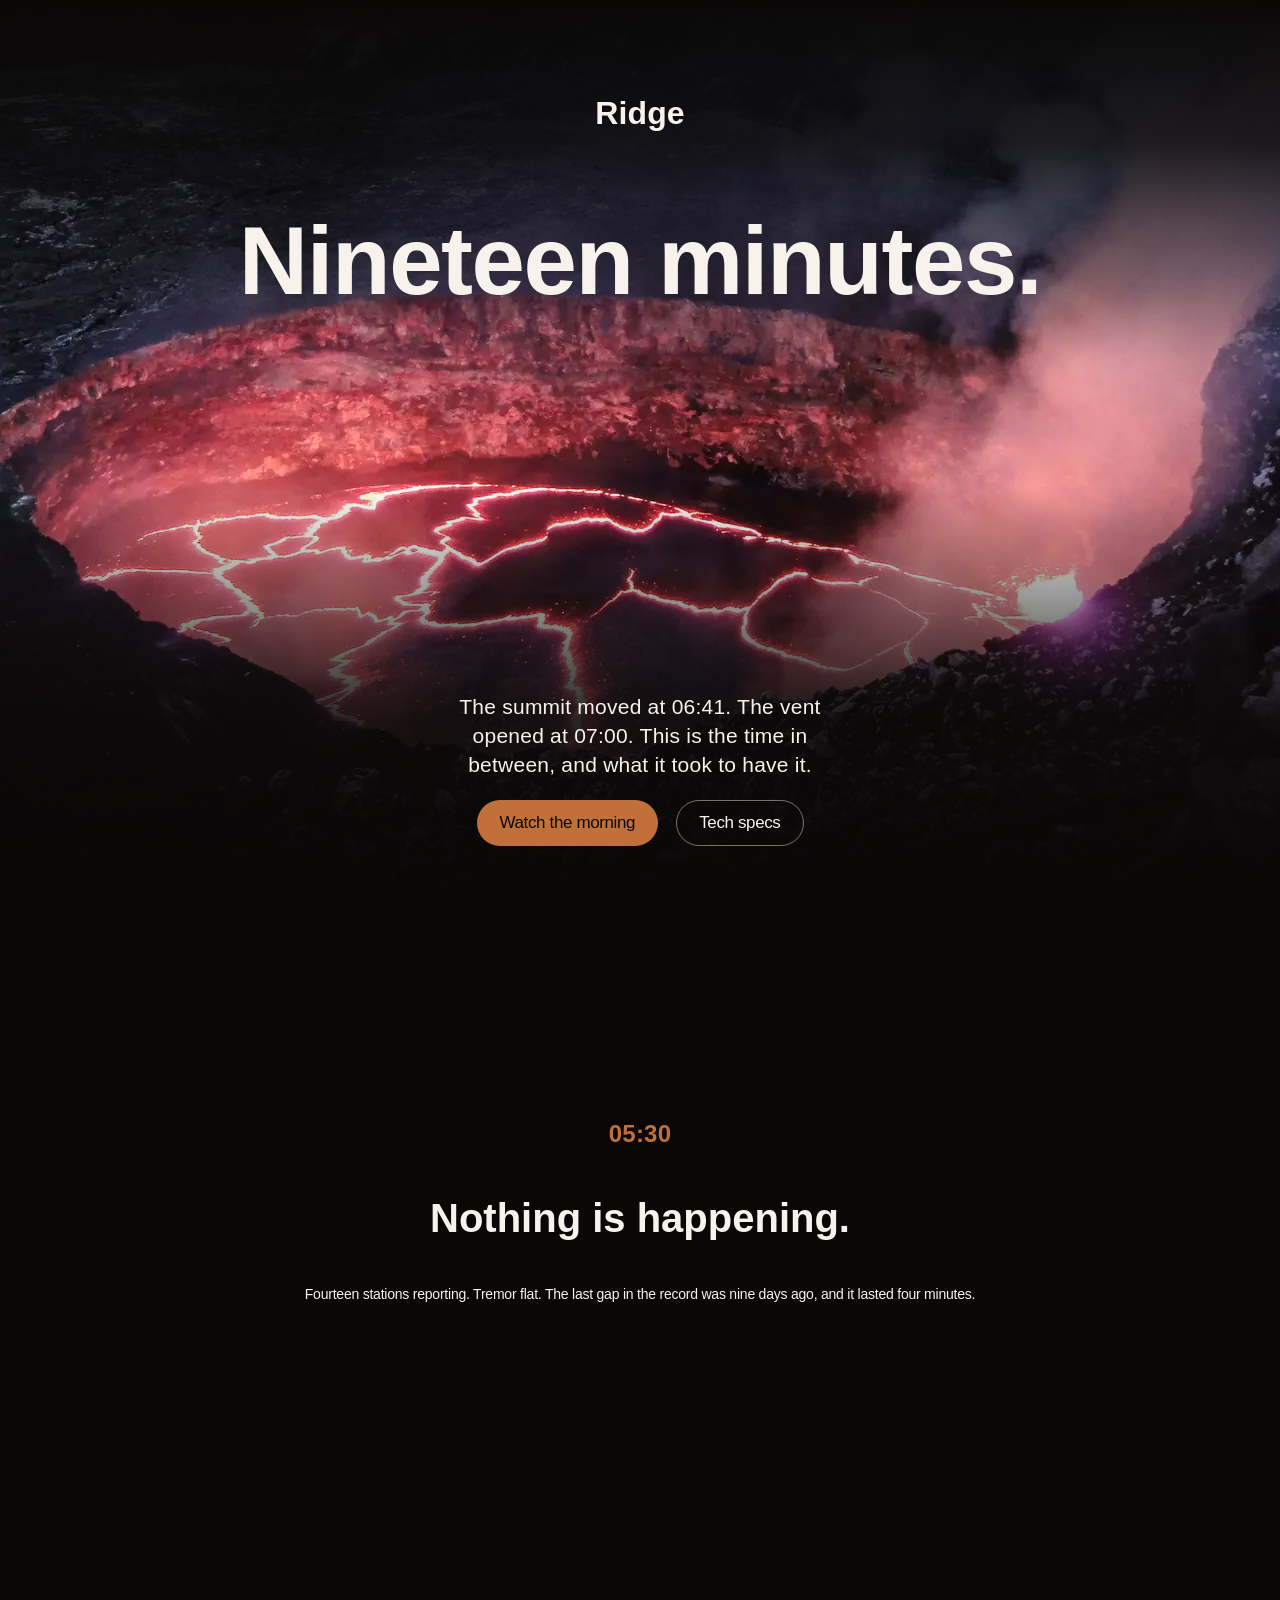
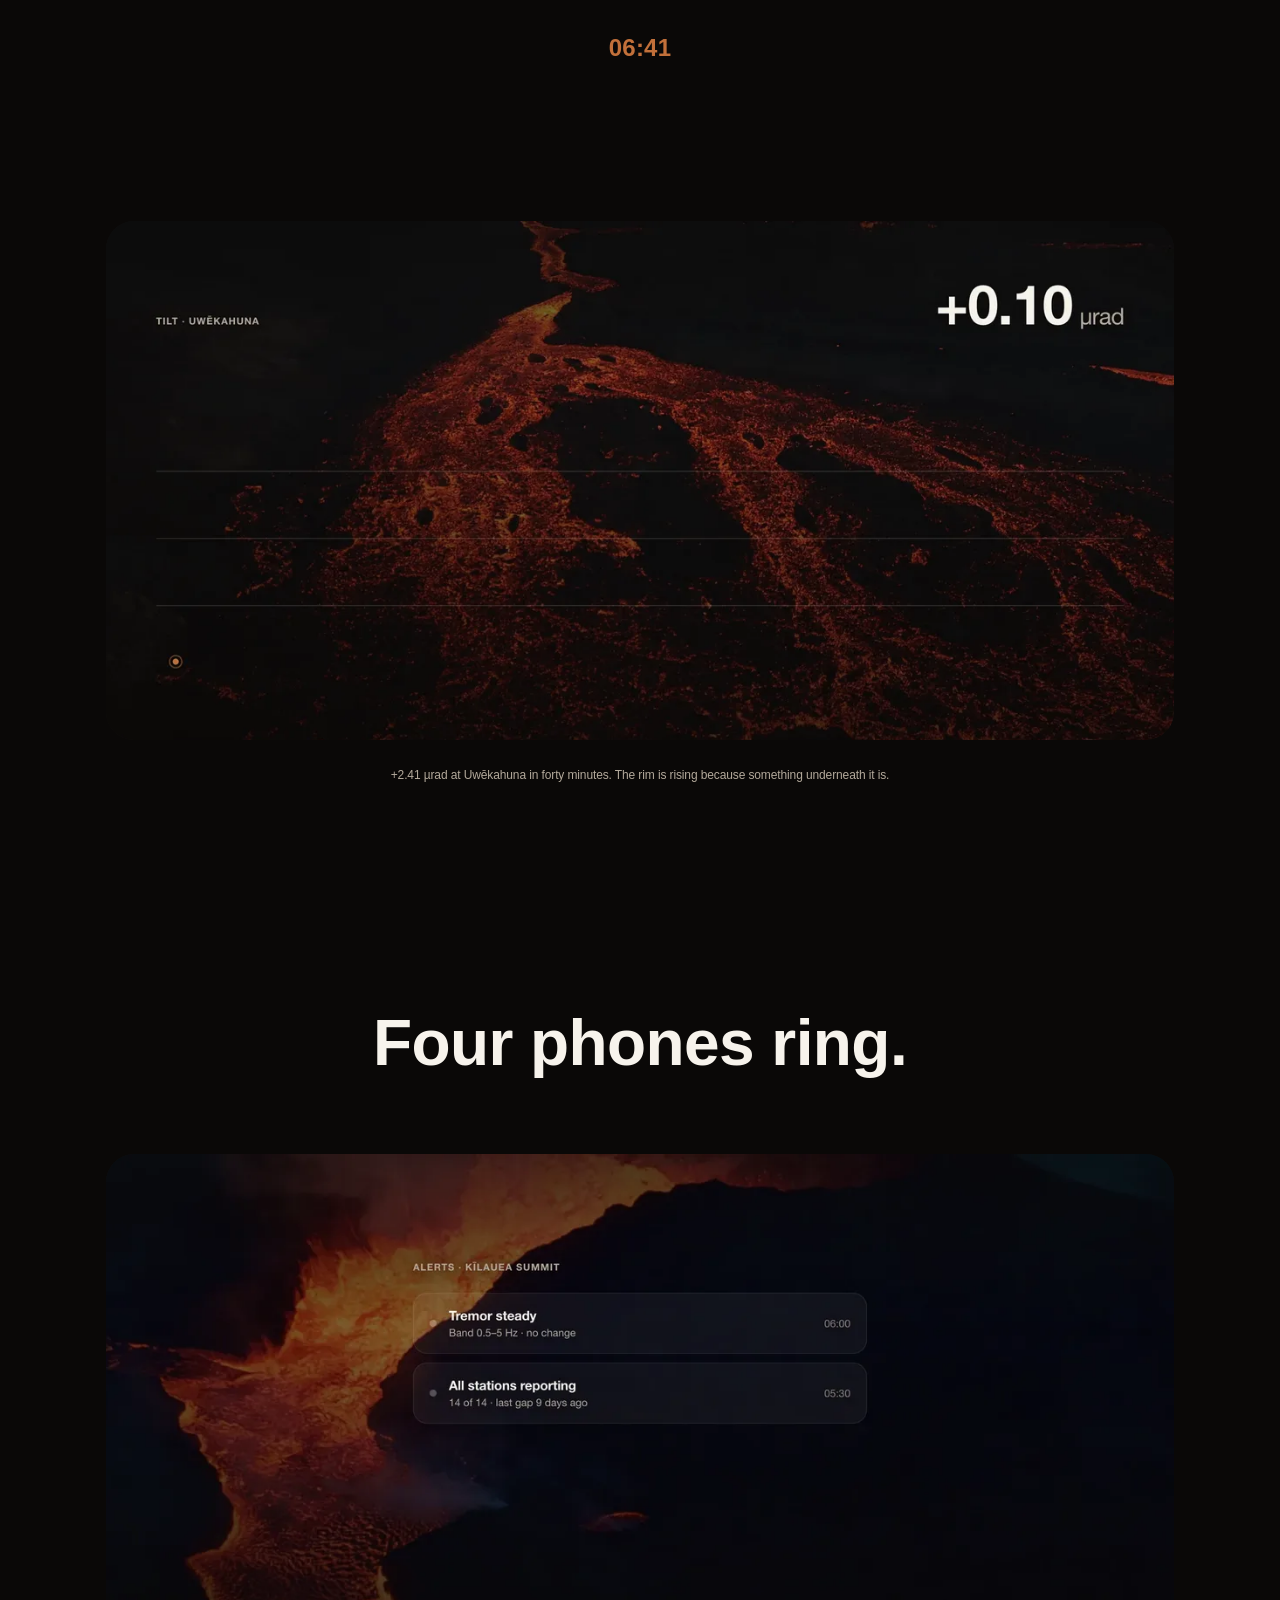
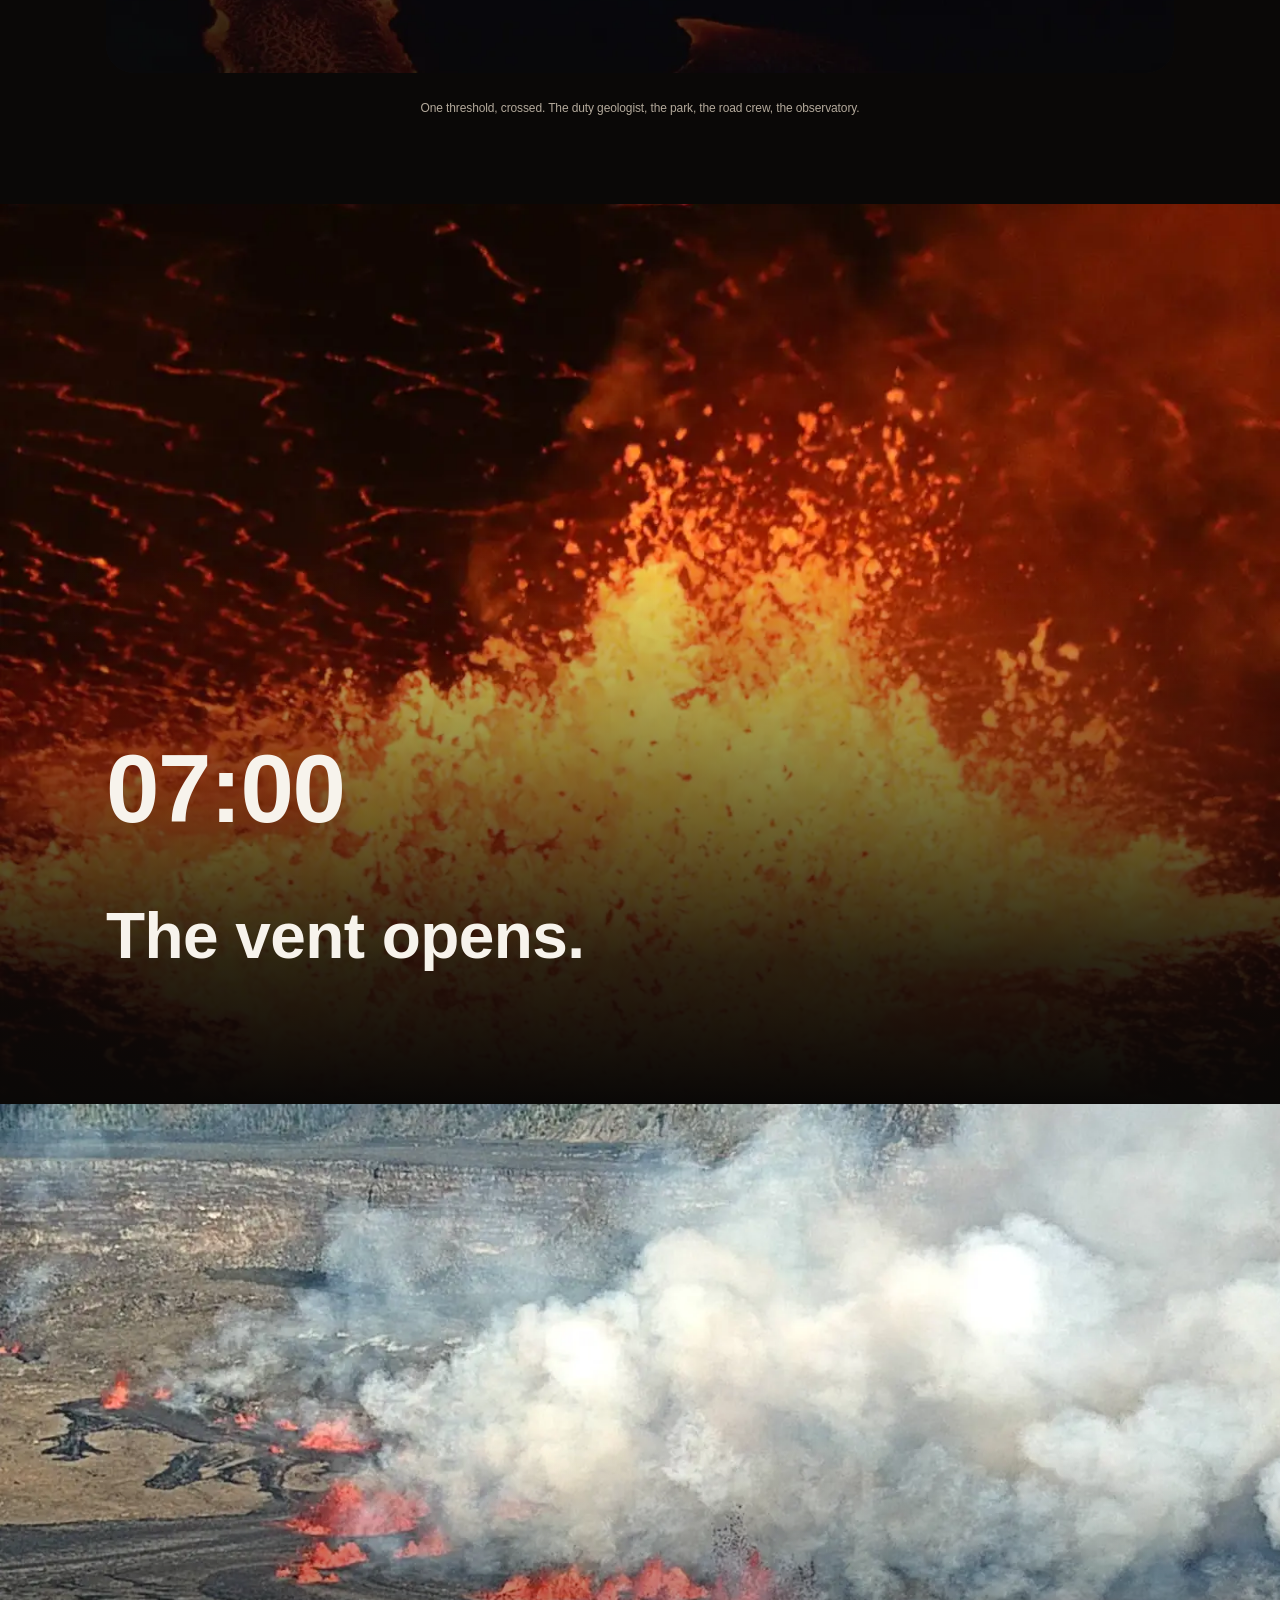
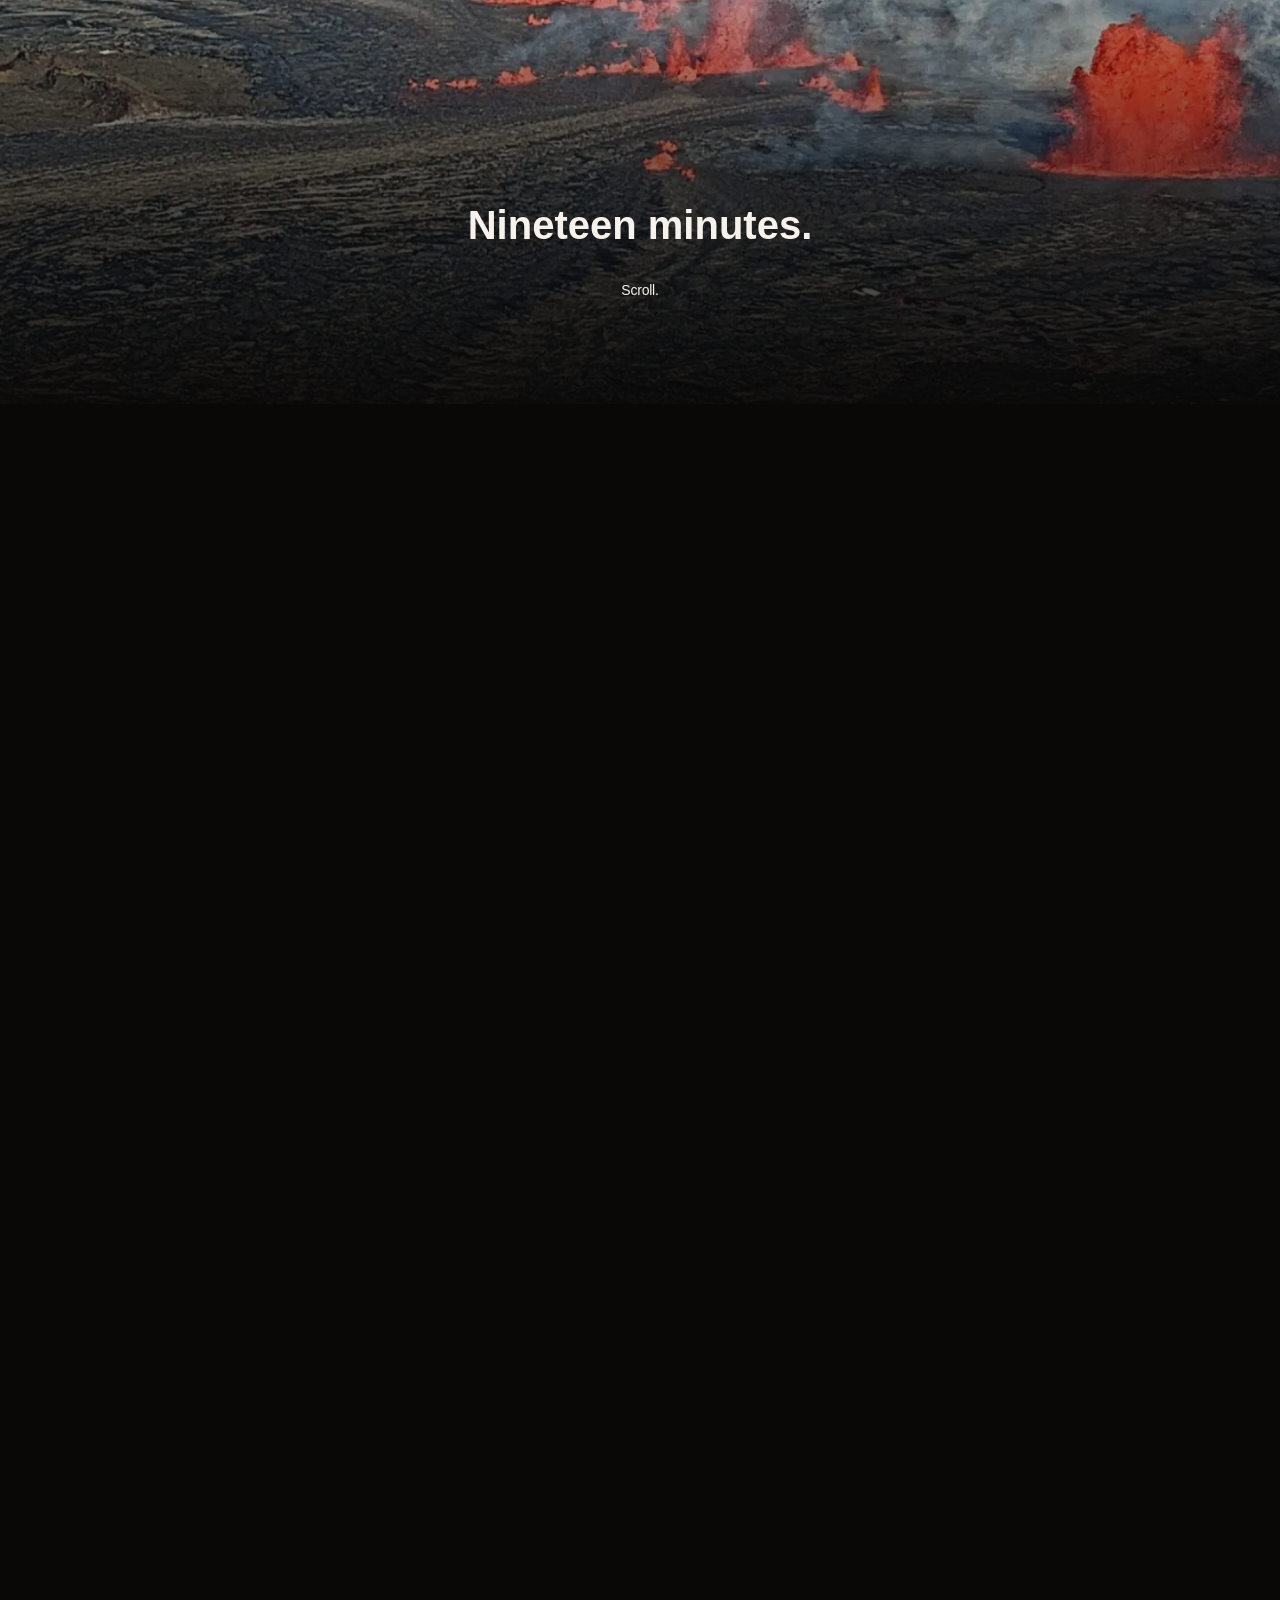
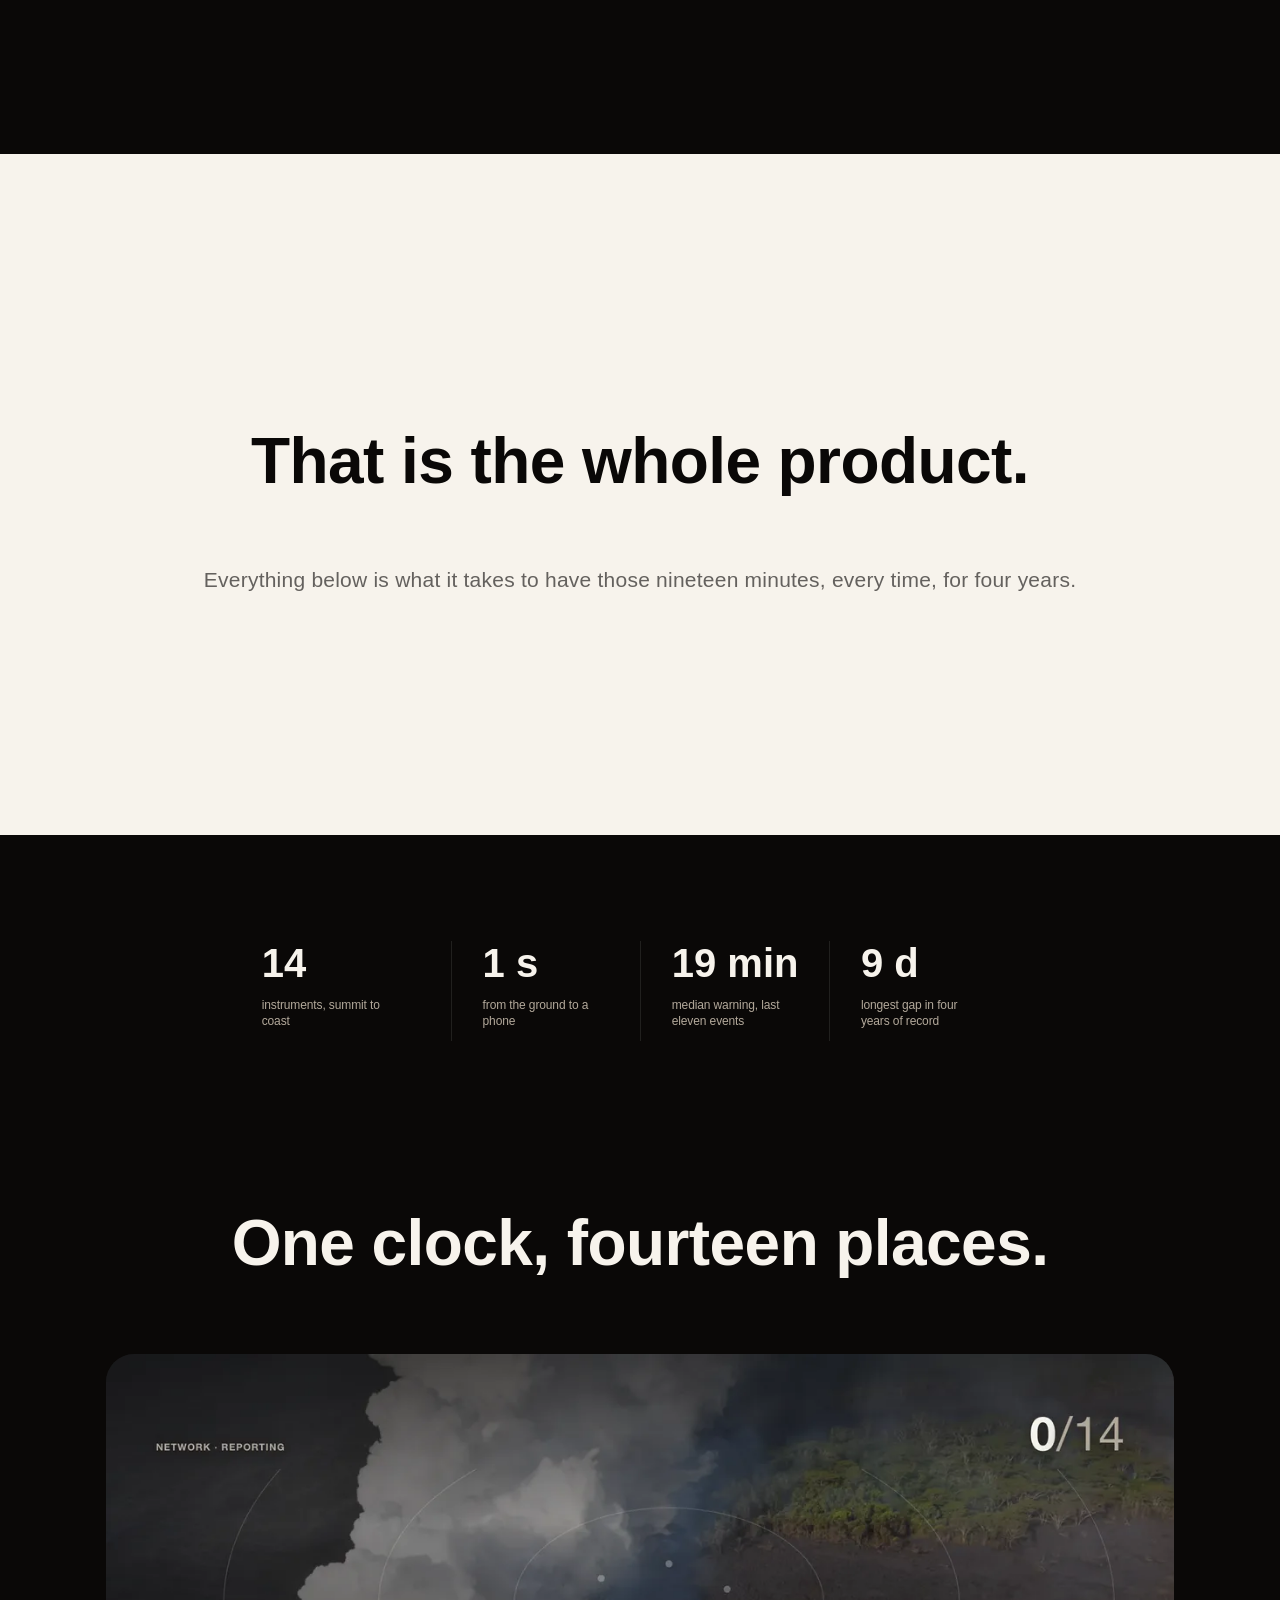
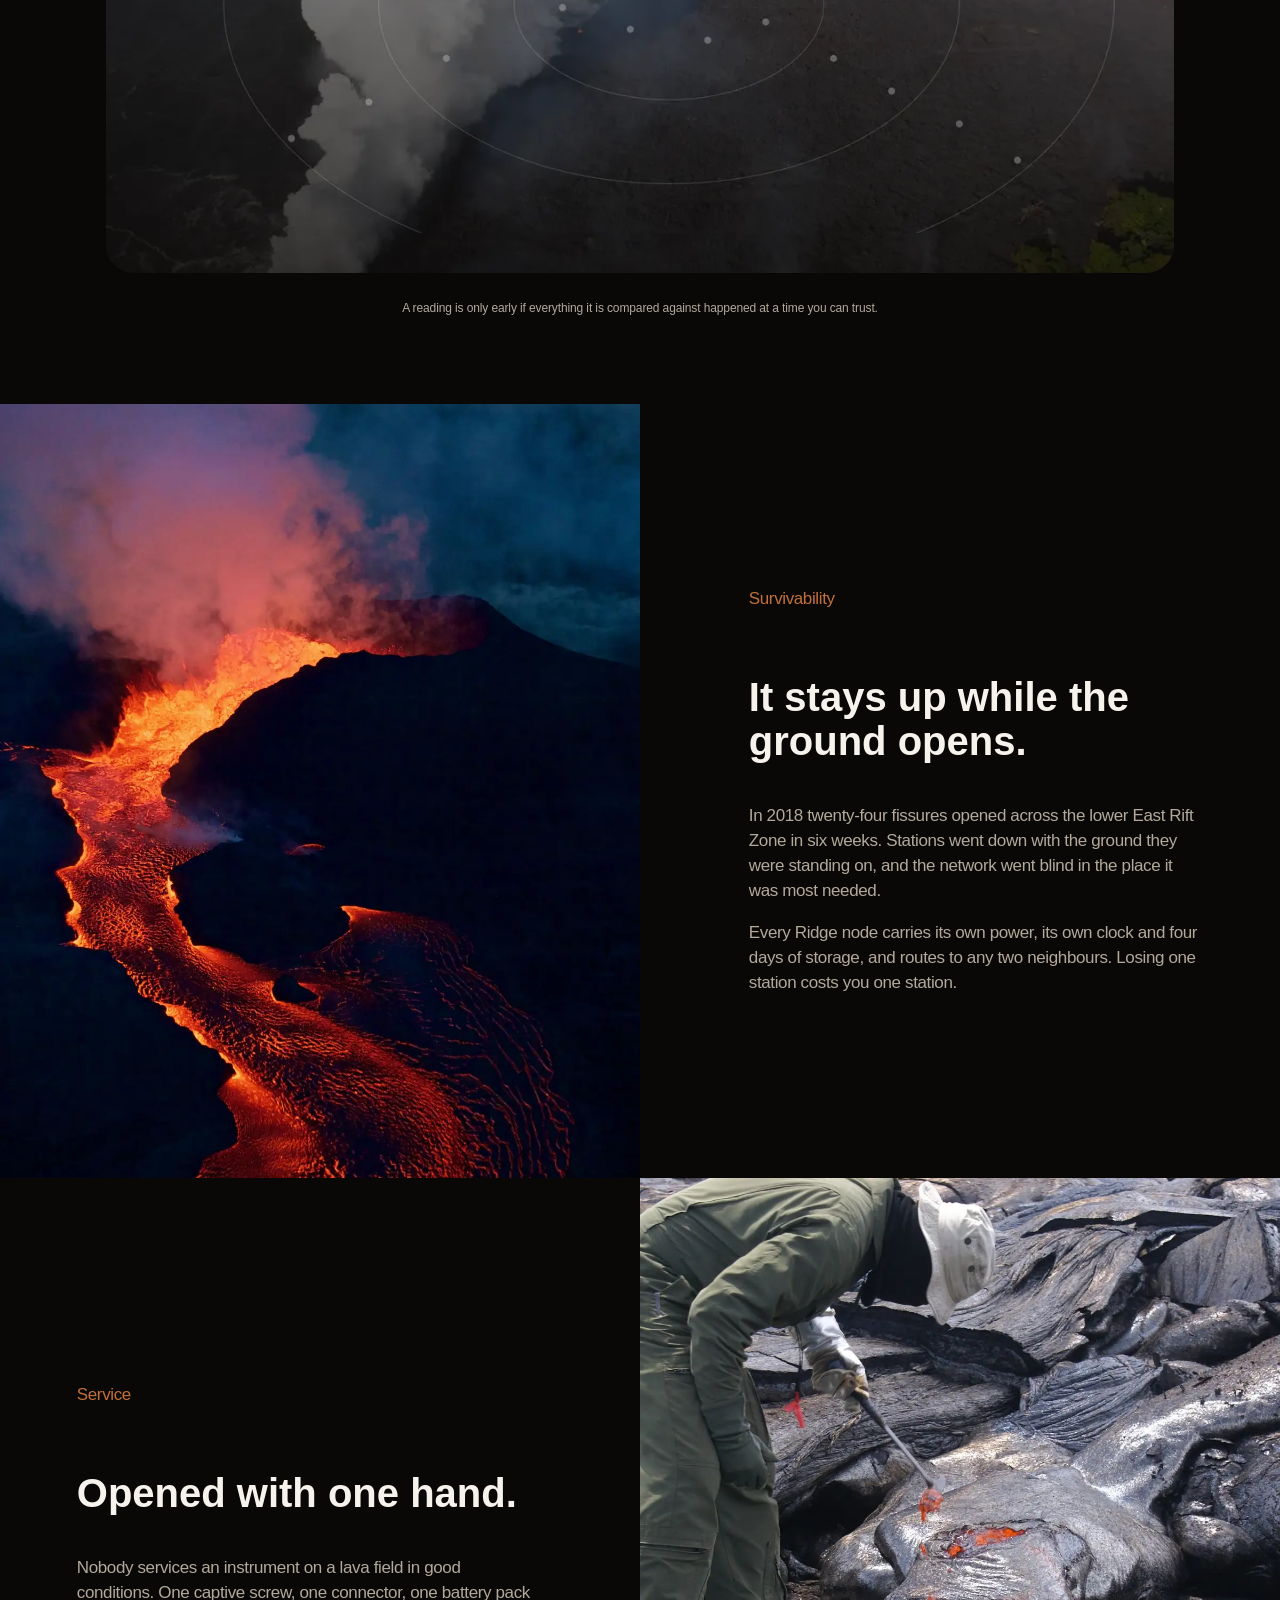
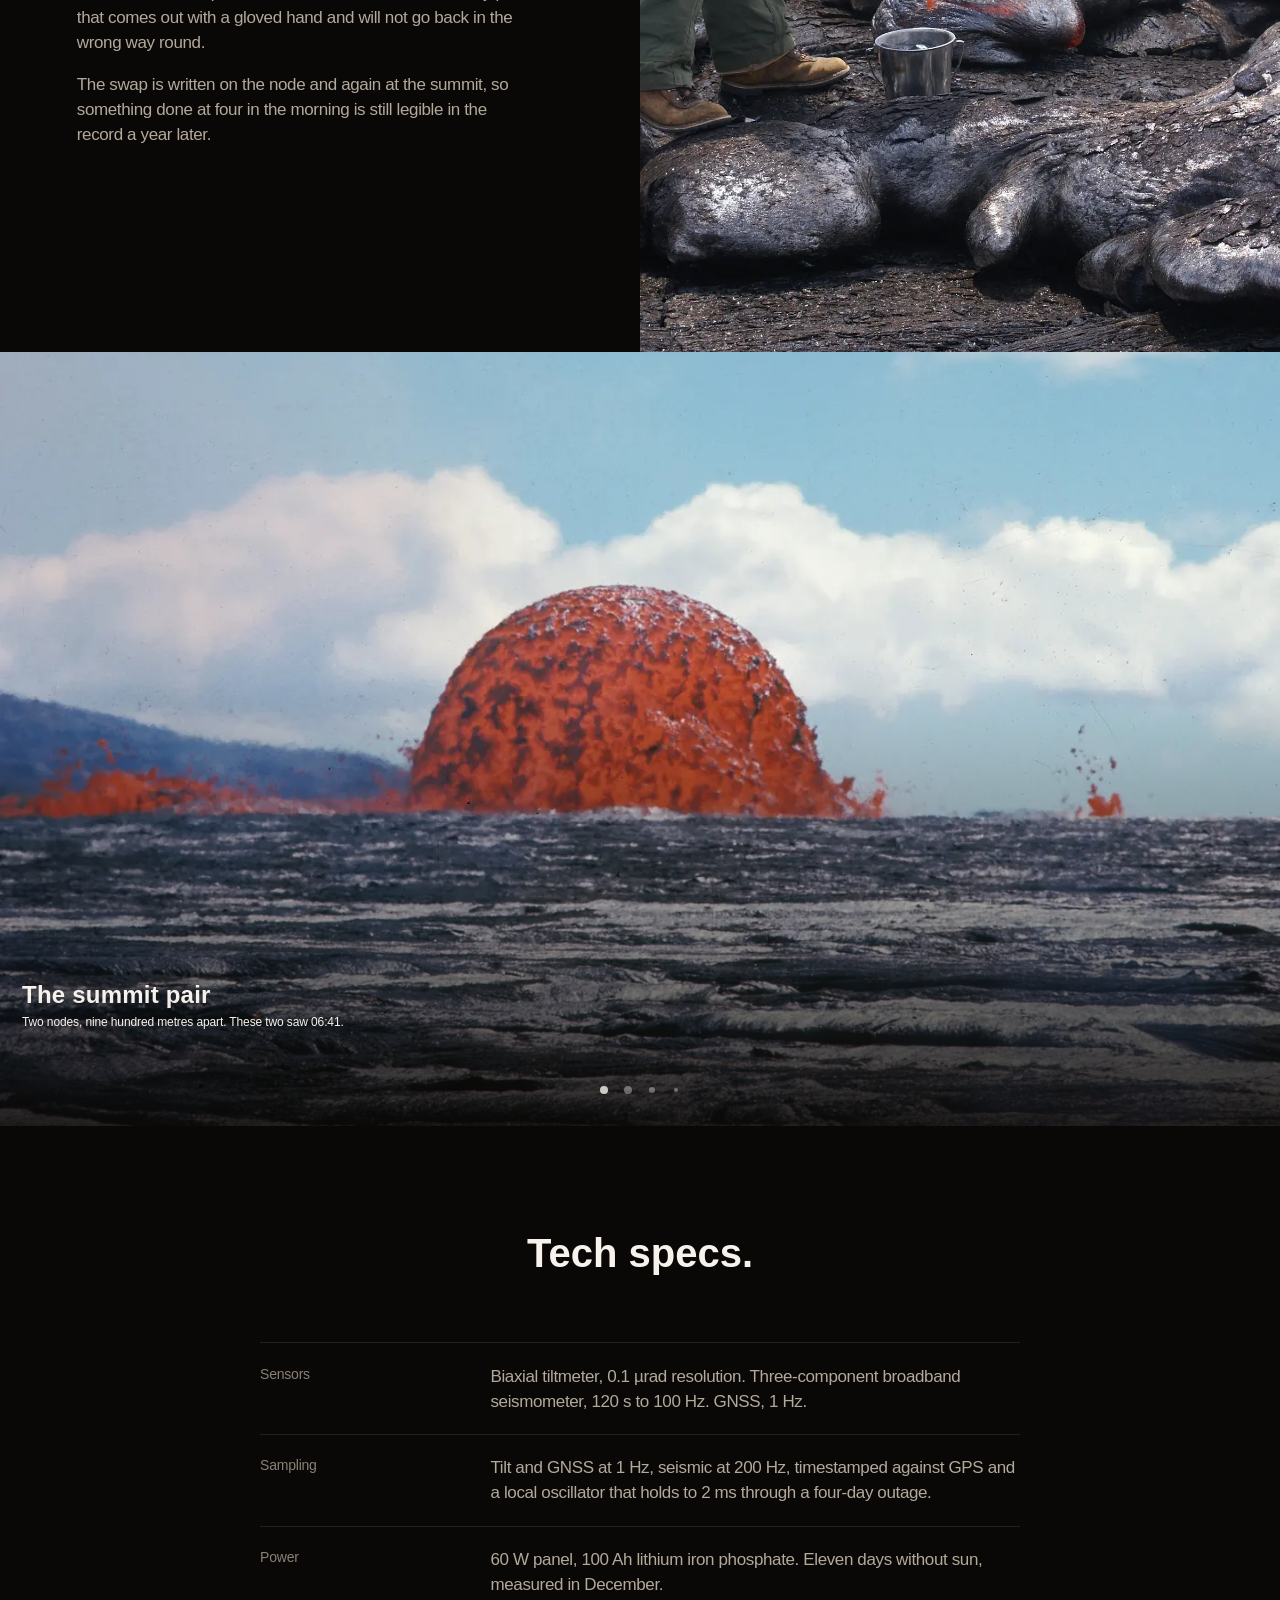
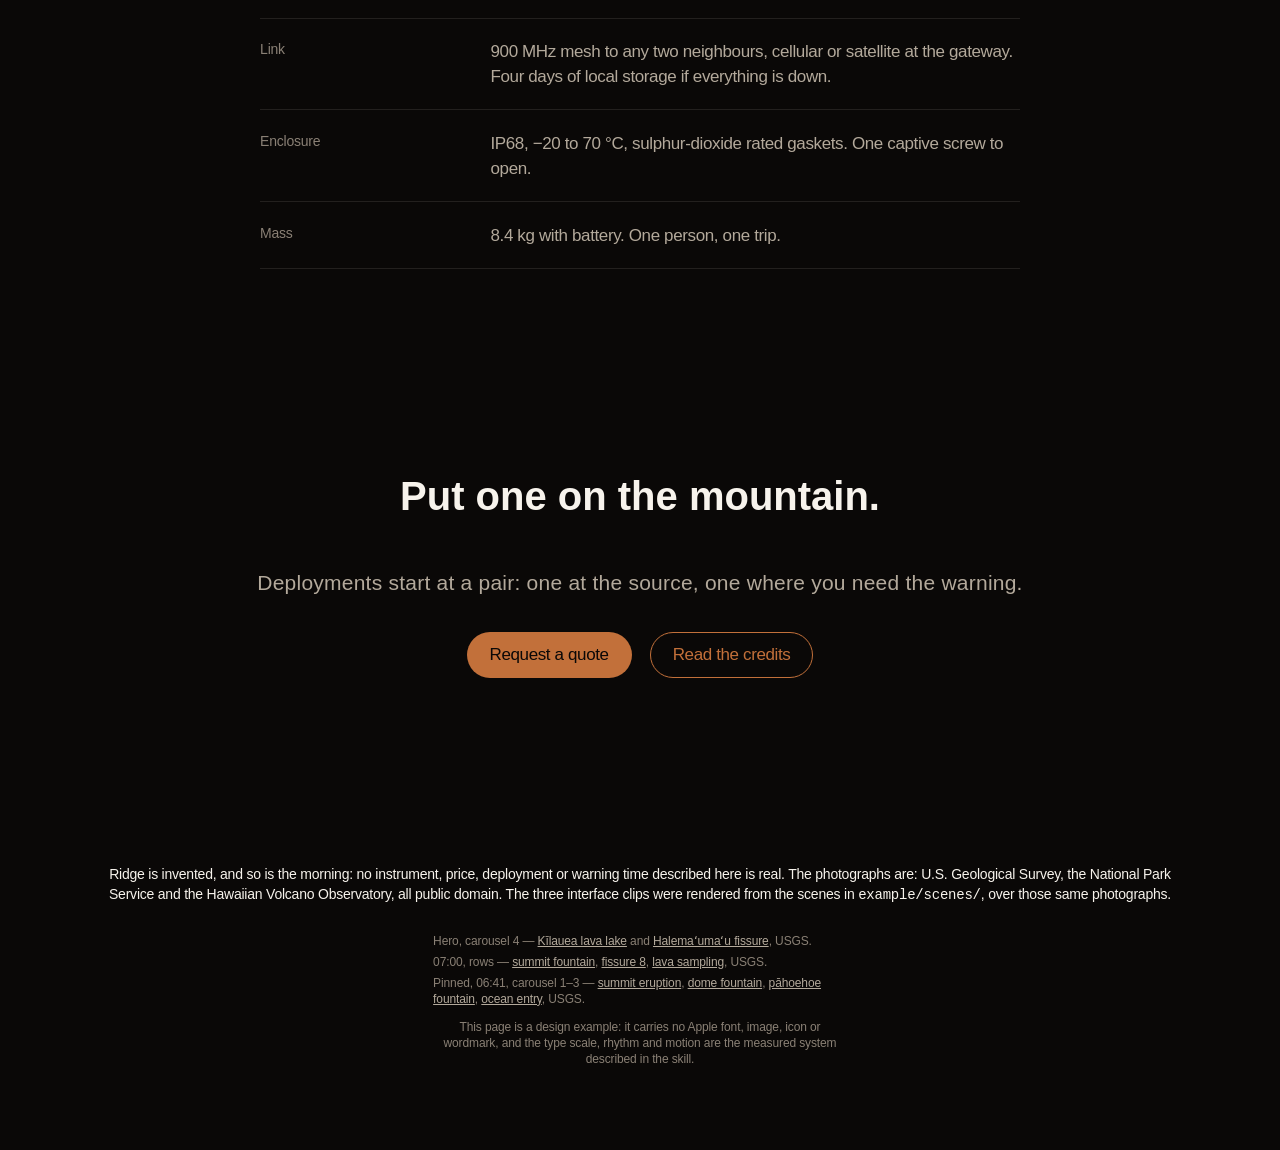
<file: example/index.html>
<!doctype html>
<html lang="en" class="no-js">
<head>
<meta charset="utf-8">
<meta name="viewport" content="width=device-width, initial-scale=1">
<title>Ridge — nineteen minutes</title>
<link rel="stylesheet" href="../skills/apple-design/assets/apple-base.css">
<link rel="preload" as="image" href="media/hero-2400.webp"
      imagesrcset="media/hero-1600.webp 1600w, media/hero-2400.webp 2400w"
      imagesizes="100vw" media="(min-width: 735px)">
<style>
  /* The point of this page: it uses Apple's proportions, rhythm, tracking and
     motion, and none of Apple's colours, fonts or pictures. The palette is
     taken from the photographs themselves — basalt and incandescence — and
     every relationship the system asks for still holds: three separated ink
     steps, an alt surface that is a near neighbour of the base, one accent
     readable on both.

     It is a marketing page, which is the shape the skill is written for: a
     hero with one subject, bands of moving media, feature rows that alternate
     sides, a pinned section, a carousel, a spec block and a close. Ridge, the
     product it sells, is invented — no real company, instrument or price is
     described.

     Four of the media here are clips, and three of those were not filmed:
     example/scenes/*.html are rendered frame by frame by tools/render-clip.mjs
     into the same six-file ladder apple.com ships. A product page has to be
     able to show the product moving, and 'we have no footage' is not a reason
     to ship a page of stills.

     The photographs are public domain, from the U.S. Geological Survey and the
     National Park Service. See CREDITS.md. They are here because a page with
     correct tokens and no subject is a blank canvas: see
     references/composition.md, which measures exactly that. */
  :root {
    --ink:             #f7f3ec;
    --ink-secondary:   #b3a99b;
    --ink-muted:       #8a8075;
    --surface:         #0a0807;
    --surface-alt:     #121010;
    --surface-inverse: #f7f3ec;
    --ink-inverse:     #0a0807;
    --accent:          #c2703a;
    --accent-hover:    #cf7b43;
    --accent-active:   #b1652f;
    --on-accent:       #0a0807;   /* the accent is light, so its text is dark */
    --font-display: "Helvetica Neue", Helvetica, Arial, sans-serif;
    --font-text:    "Helvetica Neue", Helvetica, Arial, sans-serif;
  }
  .t-body, .t-intro { color: var(--ink-secondary); }
  .section--dark .t-body, .section--dark .t-intro {
    color: color-mix(in srgb, var(--ink-inverse) 62%, var(--surface-inverse));
  }

  /* The hero takes the TOP of the headline ladder — 96px, the step above
     .t-headline-elevated. Measured: 96px/1.0416666667/600/-0.015em, re-picked
     to 48px on phone rather than scaled. apple.com's median ratio between the
     largest type and the body size is x6.7. */
  .t-headline-super { font-size: 96px; line-height: 1.0416666667; font-weight: 600;
                      letter-spacing: -0.015em; font-family: var(--font-display); }
  @media (max-width: 1068px) { .t-headline-super { font-size: 64px; letter-spacing: -0.009em; line-height: 1.0625; } }
  @media (max-width: 734px)  { .t-headline-super { font-size: 48px; letter-spacing: -0.003em; line-height: 1.0834933333; } }

  /* --- media -------------------------------------------------------------
     Every image declares its intrinsic size so nothing reflows when it lands,
     and crops are chosen per aspect rather than letting one file be squeezed
     into every frame. references/imagery.md. */
  .bed { position: absolute; inset: 0; z-index: 0; }
  .bed img, .band img, .card-media img, .gallery-slide img, .pinned-media img {
    display: block; width: 100%; height: 100%; object-fit: cover;
  }

  .hero { position: relative; min-height: 100vh; display: flex; align-items: flex-start;
          padding: 0 var(--gutter); overflow: hidden; background: var(--surface); }
  /* A bright photograph on a dark page is a hole punched in the page unless
     the frame dissolves into the surface. The scrim is a gradient, never a
     hard-edged rectangle and never a brightness filter over the whole
     picture — both of those make the photograph worse while leaving the
     mismatch. references/dark.md. */
  .hero .bed::after {
    content: ""; position: absolute; inset: 0;
    /* Two scrims, because the copy lives at the two ends and the subject owns
       the middle. Fighting a bright photograph with one flat overlay dims the
       picture everywhere and still loses under the brightest part of it. */
    background:
      linear-gradient(180deg, var(--surface) 0%,
        color-mix(in srgb, var(--surface) 86%, transparent) 16%,
        transparent 40%),
      linear-gradient(0deg, var(--surface) 0%,
        color-mix(in srgb, var(--surface) 88%, transparent) 20%,
        transparent 46%);
  }
  /* Subject and copy do not share the middle — one of them yields. The crater
     takes the right and bleeds off two edges; the copy takes the left third,
     left-aligned, which is also why the headline can be 96px. */
  .hero .section-content { position: relative; z-index: 1; text-align: center;
                           align-items: center; justify-content: space-between;
                           min-height: 100vh; padding: 7vh 0 6vh; }
  .hero .cta-row { justify-content: center; }
  /* Over the photograph the ink tokens have nothing holding them up: the
     secondary step is grey picked against a surface, and the accent is a hue
     picked against it. Both take the primary ink here — the step that already
     exists, not a new white. See the rule in references/composition.md. */
  .hero .t-intro { max-width: 34ch; margin-inline: auto; color: var(--ink); }
  .hero .button--secondary { color: var(--ink); border-color: color-mix(in srgb, var(--ink) 45%, transparent); }
  .hero .button--secondary:hover { background: color-mix(in srgb, var(--ink) 12%, transparent);
                                   border-color: var(--ink); }
  .hero-top, .hero-foot { width: 100%; }

  .band { position: relative; height: 92vh; overflow: hidden; background: var(--surface-alt); }
  .band .media-stack { height: 100%; }
  .band--tall { height: 78vh; }
  /* A caption on a photograph needs the same scrim treatment as a headline:
     it is text on an image, and the image does not owe it contrast. */
  .band-head { position: absolute; inset-inline: var(--gutter); top: 12vh; z-index: 1;
               text-align: center; text-shadow: 0 1px 32px rgba(0,0,0,0.5); }
  .band figcaption, .slide-label {
    position: absolute; left: var(--gutter); bottom: 32px; z-index: 1; margin: 0;
    max-width: 46ch; text-shadow: 0 1px 24px rgba(0, 0, 0, 0.55);
  }
  .band::after, .gallery-slide::after {
    content: ""; position: absolute; inset: 0; pointer-events: none;
    background: linear-gradient(0deg, color-mix(in srgb, var(--surface) 88%, transparent) 0%,
                color-mix(in srgb, var(--surface) 34%, transparent) 30%, transparent 58%);
  }
  .band figcaption .t-label { display: block; color: var(--ink); }
  .band figcaption .t-caption { display: block; color: var(--ink-secondary); margin-top: 0.4em; }

  /* Three equal cards with an inset picture and 28px of padding is the shape
     every template ships, and references/composition.md lists it as a tell.
     Apple's feature sections are alternating full-bleed rows: the picture
     runs off the viewport edge and the copy holds a narrow column opposite
     it, so the subject is the page rather than an item on the page. */
  .row { display: grid; grid-template-columns: 1fr 1fr; align-items: center;
         min-height: 86vh; background: var(--surface); }
  .row-media { position: relative; height: 86vh; overflow: hidden; }
  .row-media img { width: 100%; height: 100%; object-fit: cover; display: block; }
  .row-copy { padding-inline: clamp(32px, 6vw, 96px); max-width: 38rem; }
  .row--flip .row-media { order: -1; }
  .row--flip .row-copy { justify-self: end; }
  @media (max-width: 734px) {
    .row { grid-template-columns: 1fr; min-height: 0; }
    .row-media, .row--flip .row-media { height: 54vh; order: -1; }
    .row-copy { padding: 40px var(--gutter) 64px; max-width: none; }
  }

  /* scroll-linked section — only --scroll-duration is page-specific */
  .section-pinned { --scroll-duration: 250vh; background: var(--surface); }
  /* The sticky content is a COLUMN flex container (apple-base.css), so the
     axis that puts the copy at the bottom is justify-content, not
     align-items. With align-items the copy sits in the vertical middle of the
     photograph — which is where the scrim is weakest and the subject is. */
  html.enhance-xp .section-pinned .sticky-content { justify-content: flex-end;
    padding: 0 var(--gutter) 10vh; }
  html:not(.enhance-xp) .section-pinned .pinned-media { position: relative; aspect-ratio: 16 / 9; }
  html:not(.enhance-xp) .section-pinned .sticky-content { padding-bottom: 64px; }
  @media (max-width: 734px) { .section-pinned { --scroll-duration: 180vh; } }
  /* The scroll-linked move is one slow push into the photograph, and the copy
     steps once at the midpoint. The media is held; the sentence changes. A
     subject that spins on scroll is a toy — references/motion.md is about
     moving one thing to say one thing. */
  .pinned-media { position: absolute; inset: 0; overflow: hidden; background: var(--surface); }
  .pinned-media img { width: 100%; height: 100%; object-fit: cover;
                      transform-origin: 54% 62%; scale: calc(1 + var(--p, 0) * 0.08); }
  .pinned-media::after { content: ""; position: absolute; inset: 0;
    background: linear-gradient(0deg, color-mix(in srgb, var(--surface) 92%, transparent) 0%,
                color-mix(in srgb, var(--surface) 40%, transparent) 34%, transparent 62%); }
  .pinned-copy { position: relative; z-index: 1; }
  .pinned-copy > * { transition: opacity 400ms var(--ease-out-soft); }
  .pinned-copy .step-2 { position: absolute; inset-inline: 0; top: 0; }
  /* The two blocks must not be half-visible at the same time — crossfading
     copy over itself is double vision, not a transition. They are swapped
     with a beat of nothing between them: the first is gone before the second
     starts. */
  html.enhance-xp .pinned-copy .step-1 { opacity: var(--t1, 1); }
  html.enhance-xp .pinned-copy .step-2 { opacity: var(--t2, 0); }
  /* Without the enhancement gate both blocks are on top of each other, so the
     fallback shows the first and drops the second out of the flow entirely. */
  html:not(.enhance-xp) .pinned-copy .step-2 { display: none; }
  html.enhance-xp .section-pinned .sticky-content { z-index: 1; }

  /* --- the gallery: dotnav and paddlenav, at the measured values ---------
     Token names and every number here come from apple.com's own shipped
     --sk-dotnav-* and --sk-paddlenav-* blocks. See references/micro.md. */
  .gallery { position: relative; background: var(--surface-alt); overflow: hidden; }
  .gallery-track { display: flex; list-style: none; margin: 0; padding: 0; overflow-x: auto; scroll-snap-type: x mandatory;
                   scrollbar-width: none; -ms-overflow-style: none; }
  .gallery-track::-webkit-scrollbar { display: none; }
  .gallery-slide { flex: 0 0 100%; scroll-snap-align: center; height: 86vh;
                   position: relative; }
  @media (max-width: 734px) { .gallery-slide { height: 64vh; } }
  /* the name sits in the composition's quiet third, not floating under it */
  .slide-label { bottom: 96px; transition: opacity 400ms var(--ease-out-soft); }
  .slide-label .t-label { display: block; color: var(--ink); }
  /* on a photograph, not on a surface: both lines take the primary ink and
     separate by size and weight instead of by a greyer step */
  .slide-label .t-caption { display: block; color: var(--ink); margin-top: 0.4em; }
  .gallery-slide:not(.is-current) .slide-label { opacity: 0; }

  .paddlenav {
    --sk-paddlenav-diameter: 36px;
    --sk-paddlenav-arrow-color: rgba(247, 243, 236, 0.80);
    --sk-paddlenav-arrow-color-hover: rgb(247, 243, 236);
    --sk-paddlenav-background: rgba(20, 17, 14, 0.56);
    --sk-paddlenav-background-hover: rgba(20, 17, 14, 0.64);
    position: absolute; inset-block: 0; inset-inline: 0; pointer-events: none;
  }
  .paddlenav-arrow {
    position: absolute; top: 50%; translate: 0 -50%; pointer-events: auto;
    width: var(--sk-paddlenav-diameter); height: var(--sk-paddlenav-diameter);
    /* a 36px circle. The pill token gives the same shape without adding a
       fourth corner radius to the page. */
    border-radius: var(--radius-pill);
    border: 0; padding: 0; display: grid; place-items: center;
    background: var(--sk-paddlenav-background);
    color: var(--sk-paddlenav-arrow-color);
    /* hover feedback is the fastest thing on the page: 100ms, linear */
    transition: background 100ms linear, color 100ms linear, opacity 100ms linear;
  }
  .paddlenav-arrow svg { width: 20px; height: 20px; fill: currentColor; }
  .paddlenav-arrow:hover { background: var(--sk-paddlenav-background-hover);
                           color: var(--sk-paddlenav-arrow-color-hover); }
  .paddlenav-arrow:disabled { pointer-events: none; opacity: 0.42; }
  .paddlenav-prev { left: 20px; }
  .paddlenav-next { right: 20px; }
  /* Invisible until the gallery is hovered — OR until the arrow takes keyboard
     focus. Without that second selector the component is unusable from the
     keyboard and identical in a screenshot. */
  .with-paddlenav-onhover .paddlenav-arrow { opacity: 0; }
  .with-paddlenav-onhover:hover .paddlenav-arrow:not(:disabled),
  .with-paddlenav-onhover .paddlenav-arrow:focus-visible { opacity: 1; }

  .dotnav {
    --sk-dotnav-size: 8px;
    --sk-dotnav-margin: 8px;
    --sk-dotnav-scale: 1;
    --sk-dotnav-scale-2: 0.75;
    --sk-dotnav-scale-3: 0.5;
    --sk-dotnav-hover-duration: 100ms;
    --sk-dotnav-change-duration: 320ms;
    --sk-dotnav-background:         rgba(247, 243, 236, 0.36);
    --sk-dotnav-background-hover:   rgba(247, 243, 236, 0.48);
    --sk-dotnav-background-current: rgba(247, 243, 236, 0.80);
    position: absolute; left: 50%; translate: -50% 0; bottom: 24px;
    display: flex; align-items: center; justify-content: center;
    list-style: none; margin: 0; padding: 0; z-index: 1;
  }
  .dotnav-link {
    display: block; border: 0; background: none; position: relative;
    width: var(--sk-dotnav-size); height: var(--sk-dotnav-size);
    /* the dot is 8px; the target around it is 24x24, and it costs no layout */
    padding: var(--sk-dotnav-margin); box-sizing: content-box;
    transition: width var(--sk-dotnav-hover-duration) linear,
                height var(--sk-dotnav-hover-duration) linear,
                padding var(--sk-dotnav-change-duration) ease-in-out;
  }
  .dotnav-link::before {
    content: ""; position: absolute; border-radius: var(--radius-pill);
    top: calc(50% - var(--sk-dotnav-size) / 2);
    left: calc(50% - var(--sk-dotnav-size) / 2);
    width: var(--sk-dotnav-size); height: var(--sk-dotnav-size);
    scale: var(--sk-dotnav-scale);
    background: var(--sk-dotnav-background);
    transition: background-color var(--sk-dotnav-hover-duration) linear,
                scale var(--sk-dotnav-change-duration) ease-in-out;
  }
  .dotnav-link:hover::before { background: var(--sk-dotnav-background-hover); }
  /* overflow tapers instead of paginating: 1 -> 0.75 -> 0.5 -> gone */
  .dotnav-truncate-2 { --sk-dotnav-scale: var(--sk-dotnav-scale-2); }
  .dotnav-truncate-3 { --sk-dotnav-scale: var(--sk-dotnav-scale-3); }
  .dotnav-truncate-hidden { --sk-dotnav-scale: var(--sk-dotnav-scale-3);
                            --sk-dotnav-size: 0; --sk-dotnav-margin: 0; }
  /* the dot you are already on is not clickable */
  .dotnav-item.current .dotnav-link { cursor: default; pointer-events: none; }
  .dotnav-item.current .dotnav-link::before { background: var(--sk-dotnav-background-current); }
  /* a position change the user did not ask for must not animate */
  .dotnav-stop-transitions .dotnav-link,
  .dotnav-stop-transitions .dotnav-link::before { transition: none !important; }

  /* 40ms between neighbours, so the row reads as one object with mass.
     --d is the distance from the dot that is current, set in JS, so the
     stagger radiates out from the thing that moved instead of being a fixed
     lag on the last dot in the list. */
  .dotnav-link::before { transition-delay: calc(var(--d, 0) * 40ms); }
  .dotnav-link:hover::before { transition-delay: 0ms; }

  .row-eyebrow { color: var(--accent); }
  /* two columns of prose, which is a different thing from two cards: no
     background, no border, no padding box. The rule between them is the only
     ornament, and it is a hairline. */
  .notes { display: grid; grid-template-columns: 1fr 1fr; gap: 0 clamp(32px, 5vw, 80px);
           margin-top: 2em; text-align: left; }
  .notes > div + div { border-left: 1px solid rgb(247 243 236 / 0.10);
                       padding-left: clamp(32px, 5vw, 80px); }
  .notes .t-label { margin-top: 1.6em; }
  .notes > div > .t-label:first-child { margin-top: 0; }
  @media (max-width: 734px) {
    .notes { grid-template-columns: 1fr; }
    .notes > div + div { border-left: 0; padding-left: 0; }
  }
  .credits { list-style: none; margin: 0.8em auto 0; padding: 0; max-width: 62ch; text-align: left; }
  .credits li { margin-top: 0.4em; }
  .credits a { color: var(--ink-secondary); }
  .credits a:hover { color: var(--ink); }

  /* A clip of the interface is already full of type, so its caption goes
     BELOW it on the surface rather than on top of it — text over type is not
     the same problem as text over a photograph, it is a worse one.
     references/composition.md. */
  .band--ui { height: auto; background: var(--surface);
              padding: 96px var(--gutter) 88px; }
  .band--ui::after { display: none; }
  /* The frame's aspect follows the SOURCE ladder, not the layout breakpoints:
     the clip is re-cropped at 570 and 780, so the box it sits in has to change
     at 570 and 780 too. Anything else crops a crop. references/media.md. */
  .band--ui .media-stack {
    height: auto; aspect-ratio: 420 / 480; --media-bed: var(--surface-alt);
    max-width: var(--content-width); margin-inline: auto;
    border-radius: var(--radius-card); overflow: hidden;
  }
  @media (min-width: 570px) { .band--ui .media-stack { aspect-ratio: 934 / 576; } }
  @media (min-width: 780px) { .band--ui .media-stack { aspect-ratio: 1260 / 612; } }
  .band figcaption.caption--surface {
    position: static; max-width: none; margin: 1.6em auto 0;
    text-align: center; text-shadow: none; padding-inline: var(--gutter);
  }

  /* Four numbers on the surface. No box, no border, no icon: the rule between
     them is the only ornament, and it is a hairline — the same decision the
     notes block makes. */
  .feature-grid { display: grid; grid-template-columns: repeat(4, 1fr);
                  margin-top: 2em; text-align: left; }
  .feature-grid .stat { padding-inline: clamp(16px, 2.4vw, 32px); }
  .feature-grid .stat:first-child { padding-left: 0; }
  .feature-grid .stat + .stat { border-left: 1px solid rgb(247 243 236 / 0.10); }
  .stat-n { font-variant-numeric: tabular-nums; margin: 0 0 0.3em; }
  .stat .t-caption { color: var(--ink-secondary); max-width: 18ch; }
  @media (max-width: 1068px) { .feature-grid { grid-template-columns: repeat(2, 1fr); row-gap: 2em; } 
                               .feature-grid .stat:nth-child(odd) { padding-left: 0; border-left: 0; } }
  @media (max-width: 734px)  { .feature-grid { grid-template-columns: 1fr; row-gap: 1.6em; }
                               .feature-grid .stat { padding-inline: 0; border-left: 0; } }

  /* The spec block: rows on a hairline, label left, value right. A table would
     be the wrong element — there is one column of values, not a comparison. */
  .specs { margin: 2em 0 0; text-align: left; }
  .specs > div { display: grid; grid-template-columns: 12rem 1fr;
                 gap: clamp(16px, 3vw, 48px); padding: 1.2em 0;
                 border-top: 1px solid rgb(247 243 236 / 0.10); }
  .specs > div:last-child { border-bottom: 1px solid rgb(247 243 236 / 0.10); }
  /* The label is the smaller thing here: the value is what somebody came to
     read. A spec row that shouts its own field name is a form, not a spec. */
  .specs dt { color: var(--ink-muted); }
  .specs dd { margin: 0; max-width: 56ch; }
  @media (max-width: 734px) { .specs > div { grid-template-columns: 1fr; gap: 0.4em; } }

  /* --- the spine ---------------------------------------------------------
     The page is one morning, told in order. Each step carries its time, in
     the same colour, in the same place. That repetition is the only thing
     holding the sections to each other: without it a product page is a stack
     of correct, interchangeable blocks, which is what "every section says the
     same thing in a different format" looks like from the outside. */
  .clock { color: var(--accent); font-variant-numeric: tabular-nums; margin: 0 0 0.6em; }
  .clock--huge { margin-bottom: 0.1em; }

  /* Pace. A rest only reads as a rest if it is SHORTER and emptier than what
     surrounds it, and a page where every section is one screenful has no
     pace at all — it has a frequency. */
  .section--air   { padding-block: 220px; }
  .section--tight { padding-block: 72px; }
  @media (max-width: 734px) {
    .section--air { padding-block: 128px; }
    .section--tight { padding-block: 56px; }
  }

  /* The loudest section on the page, and the one with the least type on it.
     A climax that also explains itself is not a climax. */
  .climax { position: relative; min-height: 100vh; display: grid; place-items: end start;
            overflow: hidden; background: var(--surface); text-align: left;
            padding: 0 var(--gutter) 9vh; }
  /* The fountain owns the middle of the frame and the top of it is the
     brightest thing on the page. The copy takes the bottom, which is the only
     part of this picture that can hold type, and the scrim is shaped to that
     decision rather than washed over the whole image. */
  .climax .bed::after {
    content: ""; position: absolute; inset: 0;
    background: linear-gradient(0deg, var(--surface) 0%,
                color-mix(in srgb, var(--surface) 86%, transparent) 16%,
                color-mix(in srgb, var(--surface) 46%, transparent) 38%,
                transparent 62%);
  }
  .climax .section-content { position: relative; z-index: 1;
                             max-width: var(--content-width); width: 100%;
                             align-items: flex-start; text-align: left; }
  /* Over a photograph the accent is a hue picked against a surface, with
     nothing holding it up — so here the time takes the primary ink step, the
     same decision the hero makes two screens up. */
  .climax .clock, .climax .t-headline-elevated { color: var(--ink); }

  /* a band that leads with its own time and headline, on the surface, above
     the picture rather than on top of it */
  .band--ui { text-align: center; }
  .band-lead { margin: 0 auto 1.2em; max-width: 30ch; }
</style>
</head>
<body>
<main>
  <!-- The page is one morning, in order, and the clock is what holds it
       together. Every section between the hero and the pinned payoff carries
       a time, in the same place, in the same type. Without a spine like that
       a product page is a stack of interchangeable blocks: each one correct,
       none of them following from the one above. -->
  <section class="hero">
    <div class="bed">
      <picture>
        <source media="(max-width: 734px)" srcset="media/hero-1000.webp" width="1000" height="1250">
        <source srcset="media/hero-1600.webp 1600w, media/hero-2400.webp 2400w" sizes="100vw">
        <img src="media/hero-2400.webp" width="2400" height="1350"
             fetchpriority="high" decoding="async"
             alt="The lava lake inside Halemaʻumaʻu crater at night. A dark crust floats on the surface, split into plates by bright orange seams, with steam lit from below drifting off to the right.">
      </picture>
    </div>
    <div class="section-content">
      <div class="hero-top">
        <p class="t-eyebrow-super">Ridge</p>
        <h1 class="t-headline-super">Nineteen minutes.</h1>
      </div>
      <div class="hero-foot">
        <p class="t-intro">The summit moved at 06:41. The vent opened at 07:00. This is the time in between, and what it took to have it.</p>
        <div class="cta-row">
          <a class="button" href="#morning">Watch the morning</a>
          <a class="button button--secondary" href="#specs">Tech specs</a>
        </div>
      </div>
    </div>
  </section>

  <!-- quiet, and genuinely short: the rest only reads as a rest if it is
       smaller than what surrounds it. A page where every section is a
       screenful has no pace at all. -->
  <section class="section section--air" id="morning">
    <div class="section-content">
      <p class="t-label clock" data-reveal>05:30</p>
      <h2 class="t-headline" data-reveal>Nothing is happening.</h2>
      <p class="t-body-reduced" data-reveal>Fourteen stations reporting. Tremor flat. The last gap in the record was nine days ago, and it lasted four minutes.</p>
    </div>
  </section>

  <!-- loud: the first thing that moves, and the first thing that matters.
       The clip is the instrument's own reading drawn over the ground it was
       read from — not a chart in a black box beside a photograph. -->
  <figure class="band band--ui" style="margin: 0">
    <p class="t-label clock" data-reveal>06:41</p>
    <h2 class="t-headline-elevated band-lead" data-reveal>The ground tilts.</h2>
    <div class="media-stack" role="img"
         aria-label="A tilt reading drawing itself over a photograph of the crater floor. The trace is flat for most of its length, then climbs steeply as the reading passes two microradians, and a label settles on the final point.">
      <video class="media-layer media-clip" preload="none" muted playsinline
             data-basepath="media/tilt/" data-ladder="small,medium,large"></video>
      <picture class="media-layer media-still media-still--start">
        <source media="(min-width: 780px)" srcset="media/tilt/start-large.webp">
        <source media="(min-width: 570px)" srcset="media/tilt/start-medium.webp">
        <img src="media/tilt/start-small.webp" width="420" height="480" alt=""
             loading="lazy" decoding="async">
      </picture>
      <!-- the frame the clip ends on, for reduced motion and no JS: frame 0 of
           this one is a picture of nothing having happened yet -->
      <picture class="media-layer media-still media-still--end">
        <source media="(min-width: 780px)" srcset="media/tilt/end-large.webp">
        <source media="(min-width: 570px)" srcset="media/tilt/end-medium.webp">
        <img src="media/tilt/end-small.webp" width="420" height="480" alt=""
             loading="lazy" decoding="async">
      </picture>
    </div>
    <figcaption class="caption--surface">
      <span class="t-caption">+2.41 µrad at Uwēkahuna in forty minutes. The rim is rising because something underneath it is.</span>
    </figcaption>
  </figure>

  <figure class="band band--ui" style="margin: 0">
    <p class="t-label clock" data-reveal>06:42</p>
    <h2 class="t-headline-elevated band-lead" data-reveal>Four phones ring.</h2>
    <div class="media-stack" role="img"
         aria-label="An alert list over a photograph of a cinder cone at night. The rows open to make room and a new alert settles into the space, its indicator ringing once, followed by a line saying it was sent to four recipients.">
      <video class="media-layer media-clip" preload="none" muted playsinline
             data-basepath="media/alert/" data-ladder="small,medium,large"></video>
      <picture class="media-layer media-still media-still--start">
        <source media="(min-width: 780px)" srcset="media/alert/start-large.webp">
        <source media="(min-width: 570px)" srcset="media/alert/start-medium.webp">
        <img src="media/alert/start-small.webp" width="420" height="480" alt=""
             loading="lazy" decoding="async">
      </picture>
      <!-- the frame the clip ends on, for reduced motion and no JS: frame 0 of
           this one is a picture of nothing having happened yet -->
      <picture class="media-layer media-still media-still--end">
        <source media="(min-width: 780px)" srcset="media/alert/end-large.webp">
        <source media="(min-width: 570px)" srcset="media/alert/end-medium.webp">
        <img src="media/alert/end-small.webp" width="420" height="480" alt=""
             loading="lazy" decoding="async">
      </picture>
    </div>
    <figcaption class="caption--surface">
      <span class="t-caption">One threshold, crossed. The duty geologist, the park, the road crew, the observatory.</span>
    </figcaption>
  </figure>

  <!-- The loudest thing on the page, and the one with the least type on it.
       A climax that also explains itself is not a climax. -->
  <section class="climax">
    <div class="bed">
      <img src="media/card-summit.webp" width="1200" height="1560" loading="lazy" decoding="async"
           alt="A lava fountain erupting from a vent inside a crater, throwing molten rock upward in a wide spray surrounded by dark cooled lava.">
    </div>
    <div class="section-content">
      <p class="t-headline-super clock clock--huge">07:00</p>
      <h2 class="t-headline-elevated">The vent opens.</h2>
    </div>
  </section>

  <!-- the payoff, pinned: the only section on the page whose job is to hold
       one idea still while the reader catches up with it -->
  <section class="section-pinned">
    <div class="sticky-container">
      <div class="sticky-content">
        <div class="section-content">
          <div class="pinned-media">
            <img src="media/pinned-1800.webp" width="1800" height="1012" loading="lazy" decoding="async"
                 alt="A wide view across a crater floor with several small lava fountains along a line, each one feeding a tall white steam plume that leans with the wind.">
          </div>
          <div class="pinned-copy" style="margin-top: var(--headline-plus-first)">
            <div class="step-1">
              <h2 class="t-headline">Nineteen minutes.</h2>
              <p class="t-body-reduced">Scroll.</p>
            </div>
            <div class="step-2">
              <h2 class="t-headline">Enough to close the road.</h2>
              <p class="t-body-reduced">Which is the only number on this page that matters.</p>
            </div>
          </div>
        </div>
      </div>
    </div>
  </section>

  <!-- the turn: the story is over, the explanation starts. One light section
       marks the seam, which is cheaper and clearer than a heading saying
       "features". -->
  <section class="section section--dark section--air">
    <div class="section-content">
      <h2 class="t-headline-elevated" data-reveal>That is the whole product.</h2>
      <p class="t-intro" data-reveal>Everything below is what it takes to have those nineteen minutes, every time, for four years.</p>
    </div>
  </section>

  <section class="section section--tight">
    <div class="section-content">
      <div class="feature-grid">
        <div class="stat stagger-item" data-reveal>
          <p class="t-headline stat-n">14</p>
          <p class="t-caption">instruments, summit to coast</p>
        </div>
        <div class="stat stagger-item" data-reveal>
          <p class="t-headline stat-n">1 s</p>
          <p class="t-caption">from the ground to a phone</p>
        </div>
        <div class="stat stagger-item" data-reveal>
          <p class="t-headline stat-n">19 min</p>
          <p class="t-caption">median warning, last eleven events</p>
        </div>
        <div class="stat stagger-item" data-reveal>
          <p class="t-headline stat-n">9 d</p>
          <p class="t-caption">longest gap in four years of record</p>
        </div>
      </div>
    </div>
  </section>

  <figure class="band band--ui" style="margin: 0">
    <h2 class="t-headline-elevated band-lead" data-reveal>One clock, fourteen places.</h2>
    <div class="media-stack" role="img"
         aria-label="A map of the network over an aerial photograph of the coast. A single contour expands outward from the summit, and each station it passes turns from grey to the accent colour as the count climbs from zero to fourteen.">
      <video class="media-layer media-clip" preload="none" muted playsinline
             data-basepath="media/network/" data-ladder="small,medium,large"></video>
      <picture class="media-layer media-still media-still--start">
        <source media="(min-width: 780px)" srcset="media/network/start-large.webp">
        <source media="(min-width: 570px)" srcset="media/network/start-medium.webp">
        <img src="media/network/start-small.webp" width="420" height="480" alt=""
             loading="lazy" decoding="async">
      </picture>
      <!-- the frame the clip ends on, for reduced motion and no JS: frame 0 of
           this one is a picture of nothing having happened yet -->
      <picture class="media-layer media-still media-still--end">
        <source media="(min-width: 780px)" srcset="media/network/end-large.webp">
        <source media="(min-width: 570px)" srcset="media/network/end-medium.webp">
        <img src="media/network/end-small.webp" width="420" height="480" alt=""
             loading="lazy" decoding="async">
      </picture>
    </div>
    <figcaption class="caption--surface">
      <span class="t-caption">A reading is only early if everything it is compared against happened at a time you can trust.</span>
    </figcaption>
  </figure>

  <section class="row row--flip">
    <div class="row-copy">
      <p class="t-body row-eyebrow" data-reveal>Survivability</p>
      <h3 class="t-headline" data-reveal>It stays up while the ground opens.</h3>
      <p class="t-body" data-reveal>In 2018 twenty-four fissures opened across the lower East Rift Zone in six weeks. Stations went down with the ground they were standing on, and the network went blind in the place it was most needed.</p>
      <p class="t-body" data-reveal>Every Ridge node carries its own power, its own clock and four days of storage, and routes to any two neighbours. Losing one station costs you one station.</p>
    </div>
    <div class="row-media">
      <img src="media/card-rift.webp" width="1200" height="1560" loading="lazy" decoding="async"
           alt="A cinder cone at night with a river of lava running away from it down a dark slope, the sky deep blue above.">
    </div>
  </section>

  <section class="row">
    <div class="row-copy">
      <p class="t-body row-eyebrow" data-reveal>Service</p>
      <h3 class="t-headline" data-reveal>Opened with one hand.</h3>
      <p class="t-body" data-reveal>Nobody services an instrument on a lava field in good conditions. One captive screw, one connector, one battery pack that comes out with a gloved hand and will not go back in the wrong way round.</p>
      <p class="t-body" data-reveal>The swap is written on the node and again at the summit, so something done at four in the morning is still legible in the record a year later.</p>
    </div>
    <div class="row-media">
      <img src="media/card-sample.webp" width="1200" height="1560" loading="lazy" decoding="async"
           alt="A geologist in a helmet and gloves leaning over a field of cooled lava, drawing a sample of molten rock with a steel rod into a small cup.">
    </div>
  </section>

  <section class="gallery with-paddlenav-onhover" aria-roledescription="carousel"
           aria-label="Four places Ridge is deployed">
    <ul class="gallery-track" role="list">
      <li class="gallery-slide is-current" aria-label="1 of 4: The summit pair">
        <img src="media/slide-fountain.webp" width="1400" height="933" loading="lazy" decoding="async"
             alt="A rounded dome of molten lava standing above the ground like a blister, dark crust cracking across its surface, against a pale sky.">
        <span class="slide-label"><span class="t-label">The summit pair</span><span class="t-caption">Two nodes, nine hundred metres apart. These two saw 06:41.</span></span>
      </li>
      <li class="gallery-slide" aria-label="2 of 4: Along the fissure">
        <img src="media/slide-curtain.webp" width="1400" height="933" loading="lazy" decoding="async"
             alt="A broad arc of bright red lava thrown up from a fissure, spraying sideways over a field of grey cooled rock.">
        <span class="slide-label"><span class="t-label">Along the fissure</span><span class="t-caption">Six nodes down the rift, where the ground opens first</span></span>
      </li>
      <li class="gallery-slide" aria-label="3 of 4: The coast line">
        <img src="media/slide-sea.webp" width="1400" height="933" loading="lazy" decoding="async"
             alt="Seen from the air, a white steam plume rises where a lava flow reaches the sea, cutting a line between grey water and burnt ground.">
        <span class="slide-label"><span class="t-label">The coast line</span><span class="t-caption">Where a flow runs out of island, and the road ends</span></span>
      </li>
      <li class="gallery-slide" aria-label="4 of 4: Inside the crater">
        <img src="media/slide-vent.webp" width="1400" height="933" loading="lazy" decoding="async"
             alt="Looking down into a steep cone of grey ash, with a bright orange throat of molten lava at its centre spilling into a narrow channel.">
        <span class="slide-label"><span class="t-label">Inside the crater</span><span class="t-caption">One node on the floor. Replaced twice, both times on purpose.</span></span>
      </li>
    </ul>
    <ul class="dotnav" role="list">
      <li class="dotnav-item current"><button class="dotnav-link" type="button" aria-label="Show The summit pair" aria-current="true"></button></li>
      <li class="dotnav-item"><button class="dotnav-link" type="button" aria-label="Show Along the fissure"></button></li>
      <li class="dotnav-item"><button class="dotnav-link" type="button" aria-label="Show The coast line"></button></li>
      <li class="dotnav-item"><button class="dotnav-link" type="button" aria-label="Show Inside the crater"></button></li>
    </ul>
    <div class="paddlenav">
      <button class="paddlenav-arrow paddlenav-prev" type="button" aria-label="Previous" disabled><svg viewBox="0 0 20 20" aria-hidden="true"><path d="M13.3 2.3 5.6 10l7.7 7.7 1.4-1.4L8.4 10l6.3-6.3z"/></svg></button>
      <button class="paddlenav-arrow paddlenav-next" type="button" aria-label="Next"><svg viewBox="0 0 20 20" aria-hidden="true"><path d="M6.7 2.3 5.3 3.7 11.6 10l-6.3 6.3 1.4 1.4L14.4 10z"/></svg></button>
    </div>
  </section>

  <section class="section section--tight" id="specs">
    <div class="section-content">
      <h2 class="t-headline" data-reveal>Tech specs.</h2>
      <dl class="specs" data-reveal>
        <div><dt class="t-body-reduced">Sensors</dt><dd class="t-body">Biaxial tiltmeter, 0.1 µrad resolution. Three-component broadband seismometer, 120 s to 100 Hz. GNSS, 1 Hz.</dd></div>
        <div><dt class="t-body-reduced">Sampling</dt><dd class="t-body">Tilt and GNSS at 1 Hz, seismic at 200 Hz, timestamped against GPS and a local oscillator that holds to 2 ms through a four-day outage.</dd></div>
        <div><dt class="t-body-reduced">Power</dt><dd class="t-body">60 W panel, 100 Ah lithium iron phosphate. Eleven days without sun, measured in December.</dd></div>
        <div><dt class="t-body-reduced">Link</dt><dd class="t-body">900 MHz mesh to any two neighbours, cellular or satellite at the gateway. Four days of local storage if everything is down.</dd></div>
        <div><dt class="t-body-reduced">Enclosure</dt><dd class="t-body">IP68, −20 to 70 °C, sulphur-dioxide rated gaskets. One captive screw to open.</dd></div>
        <div><dt class="t-body-reduced">Mass</dt><dd class="t-body">8.4 kg with battery. One person, one trip.</dd></div>
      </dl>
    </div>
  </section>

  <section class="section">
    <div class="section-content">
      <h2 class="t-headline" data-reveal>Put one on the mountain.</h2>
      <p class="t-intro" data-reveal>Deployments start at a pair: one at the source, one where you need the warning.</p>
      <div class="cta-row" data-reveal>
        <a class="button" href="#specs">Request a quote</a>
        <a class="button button--secondary" href="#credits">Read the credits</a>
      </div>
    </div>
  </section>

  <section class="section section--tight" id="credits">
    <div class="section-content">
      <p class="t-body-reduced" data-reveal>Ridge is invented, and so is the morning: no instrument, price, deployment or warning time described here is real. The photographs are: U.S. Geological Survey, the National Park Service and the Hawaiian Volcano Observatory, all public domain. The three interface clips were rendered from the scenes in <code>example/scenes/</code>, over those same photographs.</p>
      <ul class="credits t-caption">
        <li>Hero, carousel 4 — <a href="https://commons.wikimedia.org/wiki/File:Kilauea_Lava_Lake_(12792432484).jpg">Kīlauea lava lake</a> and <a href="https://commons.wikimedia.org/wiki/File:Fountaining_at_a_fissure_within_Halema%CA%BBuma%CA%BBu_crater,_January_2021.jpg">Halemaʻumaʻu fissure</a>, USGS.</li>
        <li>07:00, rows — <a href="https://commons.wikimedia.org/wiki/File:Lava_fountain_from_K%C4%ABlauea%27s_ongoing_summit_eruption_(96758).jpg">summit fountain</a>, <a href="https://commons.wikimedia.org/wiki/File:Kilauea_Fissure_8_cone_erupting_on_6-28-2018.jpg">fissure 8</a>, <a href="https://commons.wikimedia.org/wiki/File:Lava_Sampling_(16368518133).jpg">lava sampling</a>, USGS.</li>
        <li>Pinned, 06:41, carousel 1–3 — <a href="https://commons.wikimedia.org/wiki/File:Eruption_at_the_summit_of_Kilauea_volcano_(118574).jpeg">summit eruption</a>, <a href="https://commons.wikimedia.org/wiki/File:Lava_fountain_dome_2.jpg">dome fountain</a>, <a href="https://commons.wikimedia.org/wiki/File:Pahoeoe_fountain_edit2.jpg">pāhoehoe fountain</a>, <a href="https://commons.wikimedia.org/wiki/File:USGS_K%C4%ABlauea_multimediaFile-2066.jpg">ocean entry</a>, USGS.</li>
      </ul>
      <p class="t-caption" style="max-width: 62ch; margin-inline: auto">This page is a design example: it carries no Apple font, image, icon or wordmark, and the type scale, rhythm and motion are the measured system described in the skill.</p>
    </div>
  </section>
</main>

<script type="module">
  document.documentElement.classList.remove("no-js");
  const reduced = matchMedia("(prefers-reduced-motion: reduce)").matches;
  // The class is what the stylesheet keys off: apple-base.css drops the moving
  // layer out of the stack and leaves the photograph in it. Hiding the whole
  // stack instead takes the photograph with it — and setting hidden on an
  // element the stylesheet still displays is worse than either, because it
  // stays on screen and disappears from the accessibility tree.
  if (reduced) document.documentElement.classList.add("reduced-motion");

  // The enhancement gate, exactly as apple.com computes it: the scroll-linked
  // layout only exists once these pass. Without this script the pinned section
  // is an ordinary stacked block.
  const heightRange = getComputedStyle(document.documentElement)
    .getPropertyValue("--enhanced-media-query").trim().replace(/^"|"$/g, "");
  if (!reduced && CSS.supports("position", "sticky") && CSS.supports("--a", "0")
      && matchMedia(heightRange).matches) {
    document.documentElement.classList.add("enhance-xp");
  }

  // The clip: lazy, breakpoint-aware, plays before it is on screen, and never
  // paused on exit. With reduced motion it is not fetched at all and the
  // photograph underneath is what the page shows. references/media.md.
  const MEDIA_BP = { small: 0, medium: 570, large: 780, xlarge: 1280 };
  for (const v of document.querySelectorAll("video[data-basepath]")) {
    const stack = v.closest(".media-stack");
    if (reduced) continue;       // never fetched; the still is what the page shows
    const have = (v.dataset.ladder || "small,medium,large").split(",");
    const pick = () => {
      let name = "small";
      for (const [k, px] of Object.entries(MEDIA_BP)) if (innerWidth >= px && have.includes(k)) name = k;
      return name + (devicePixelRatio > 1 ? "_2x" : "");
    };
    new IntersectionObserver(([e], io) => {
      if (!e.isIntersecting) return;
      io.disconnect();
      v.src = v.dataset.basepath + pick() + ".mp4";
      const bail = setTimeout(() => v.remove(), Number(v.dataset.loadTimeout) || 30000);
      v.addEventListener("loadedmetadata", () => clearTimeout(bail), { once: true });
      v.addEventListener("loadeddata", () => v.classList.add("media-clip--ready"), { once: true });
    }, { rootMargin: "150% 0px" }).observe(stack);
    new IntersectionObserver(([e]) => { if (e.isIntersecting) v.play().catch(() => {}); },
      { rootMargin: "50% 0px" }).observe(stack);
  }

  // The hidden state is applied here, not in CSS, so the page stays readable
  // if this script never runs.
  const items = document.querySelectorAll("[data-reveal]");
  if (!reduced) {
    for (const el of items) el.classList.add("reveal--initial");
    document.querySelectorAll(".feature-grid").forEach(g =>
      g.querySelectorAll(".stagger-item").forEach((el, i) => el.style.setProperty("--i", i)));
    const io = new IntersectionObserver((entries) => {
      for (const e of entries) {
        if (!e.isIntersecting) continue;
        e.target.classList.replace("reveal--initial", "reveal--active");
        io.unobserve(e.target);
      }
    }, { rootMargin: "0px 0px -15% 0px" });
    for (const el of items) io.observe(el);
  }

  // Scroll progress through the pinned section. Two values are written per
  // frame; CSS does the rest. The move is one slow push into the photograph
  // with the copy stepping once at the midpoint — motion should only ever say
  // the sentence the section is already making.
  const pinned = document.querySelector(".section-pinned");
  if (pinned && document.documentElement.classList.contains("enhance-xp")) {
    let ticking = false;
    const frame = () => {
      const r = pinned.getBoundingClientRect();
      const p = Math.min(1, Math.max(0, -r.top / (r.height - innerHeight)));
      // the copy swap holds at each end, so the change happens in the middle
      // of the scroll instead of easing the whole way through. The two ramps
      // do not overlap: the first line is fully out by 0.44 and the second
      // does not start until 0.52.
      const ramp = (a, b) => Math.min(1, Math.max(0, (p - a) / (b - a)));
      pinned.style.setProperty("--p", p.toFixed(4));
      pinned.style.setProperty("--t1", (1 - ramp(0.32, 0.44)).toFixed(4));
      pinned.style.setProperty("--t2", ramp(0.52, 0.64).toFixed(4));
      ticking = false;
    };
    addEventListener("scroll", () => {
      if (ticking) return;
      ticking = true;
      requestAnimationFrame(frame);
    }, { passive: true });
    frame();
  }

  // --- the gallery -------------------------------------------------------
  // The JS only moves the scroller and swaps classes. Every value that
  // animates lives in CSS, which is what keeps the dots cheap and the motion
  // consistent. See references/micro.md.
  const gal = document.querySelector(".gallery");
  if (gal) {
    const track = gal.querySelector(".gallery-track");
    const slides = [...gal.querySelectorAll(".gallery-slide")];
    const dots = [...gal.querySelectorAll(".dotnav-item")];
    const dotnav = gal.querySelector(".dotnav");
    const prev = gal.querySelector(".paddlenav-prev");
    const next = gal.querySelector(".paddlenav-next");
    let index = 0;
    // A smooth scrollTo across several slides drags every slide in between
    // through the observer, and the dots jitter through the positions on the
    // way. While a move we started is in flight, the observer is ignored.
    let settling = false;
    let settleTimer = 0;

    const paint = (userDriven) => {
      if (!userDriven) dotnav.classList.add("dotnav-stop-transitions");
      dots.forEach((dot, i) => {
        const d = Math.abs(i - index);
        dot.classList.remove("dotnav-truncate-2", "dotnav-truncate-3", "dotnav-truncate-hidden");
        if (d === 2) dot.classList.add("dotnav-truncate-2");
        else if (d === 3) dot.classList.add("dotnav-truncate-3");
        else if (d > 3) dot.classList.add("dotnav-truncate-hidden");
        dot.classList.toggle("current", i === index);
        // the stagger radiates from the dot that moved
        dot.querySelector(".dotnav-link").style.setProperty("--d", Math.min(d, 4));
        const btn = dot.querySelector(".dotnav-link");
        if (i === index) btn.setAttribute("aria-current", "true");
        else btn.removeAttribute("aria-current");
      });
      slides.forEach((s, i) => s.classList.toggle("is-current", i === index));
      prev.disabled = index === 0;
      next.disabled = index === slides.length - 1;
      if (!userDriven) requestAnimationFrame(() => dotnav.classList.remove("dotnav-stop-transitions"));
    };

    const settle = () => {
      clearTimeout(settleTimer);
      settling = true;
      settleTimer = setTimeout(() => { settling = false; }, 700);
    };
    const goto = (i) => {
      index = Math.max(0, Math.min(slides.length - 1, i));
      settle();
      track.scrollTo({ left: slides[index].offsetLeft, behavior: reduced ? "auto" : "smooth" });
      paint(true);
    };
    prev.addEventListener("click", () => goto(index - 1));
    next.addEventListener("click", () => goto(index + 1));
    dots.forEach((dot, i) => dot.querySelector(".dotnav-link")
      .addEventListener("click", () => goto(i)));
    // arrow keys, because a gallery that only answers to a mouse is half a
    // component
    gal.addEventListener("keydown", (e) => {
      if (e.key === "ArrowRight") { goto(index + 1); e.preventDefault(); }
      if (e.key === "ArrowLeft")  { goto(index - 1); e.preventDefault(); }
    });
    track.addEventListener("scrollend", () => { settling = false; });

    // A swipe changes the position without the dots being touched, and that
    // must not animate: the animation means "you moved this".
    const seen = new IntersectionObserver((entries) => {
      if (settling) return;
      for (const e of entries) {
        if (e.intersectionRatio < 0.6) continue;
        const i = slides.indexOf(e.target);
        if (i === index) continue;
        index = i;
        paint(false);
      }
    }, { root: track, threshold: [0.6] });
    for (const s of slides) seen.observe(s);
    paint(false);
  }
</script>
</body>
</html>
</file>
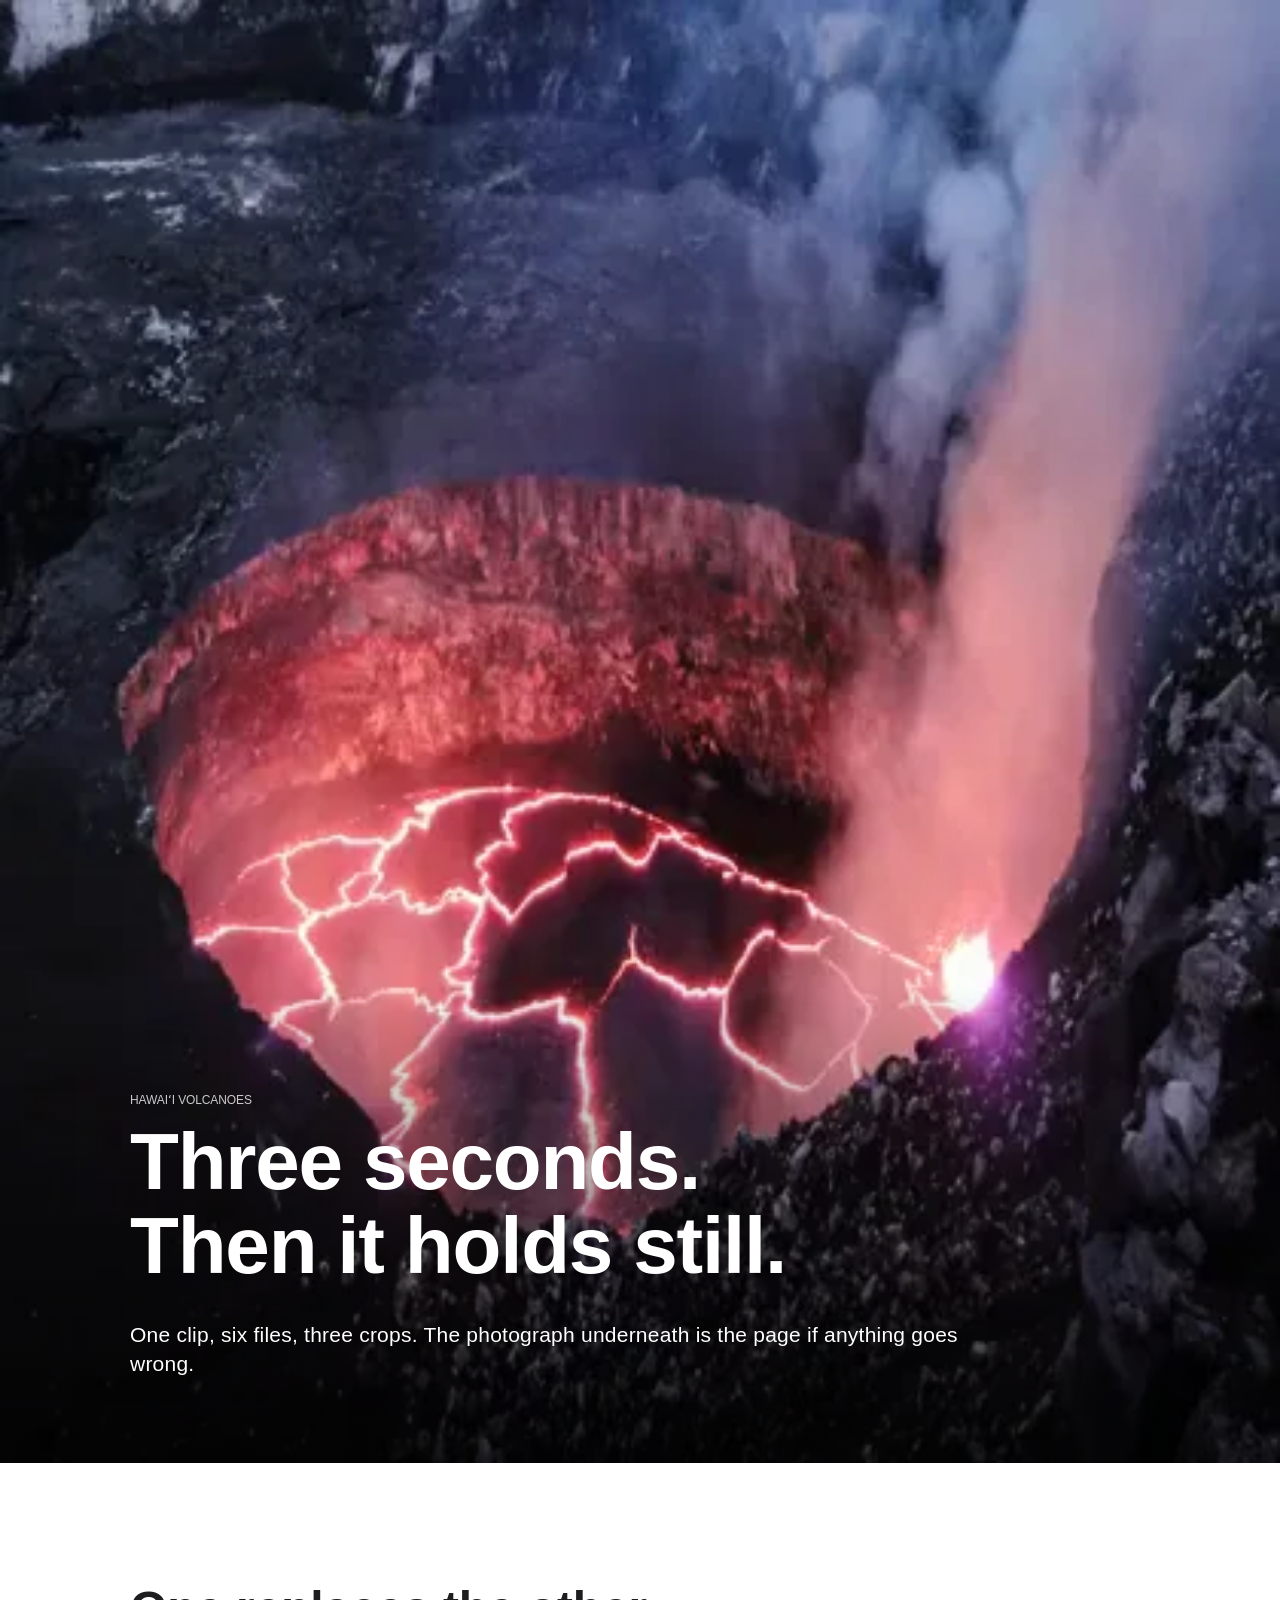
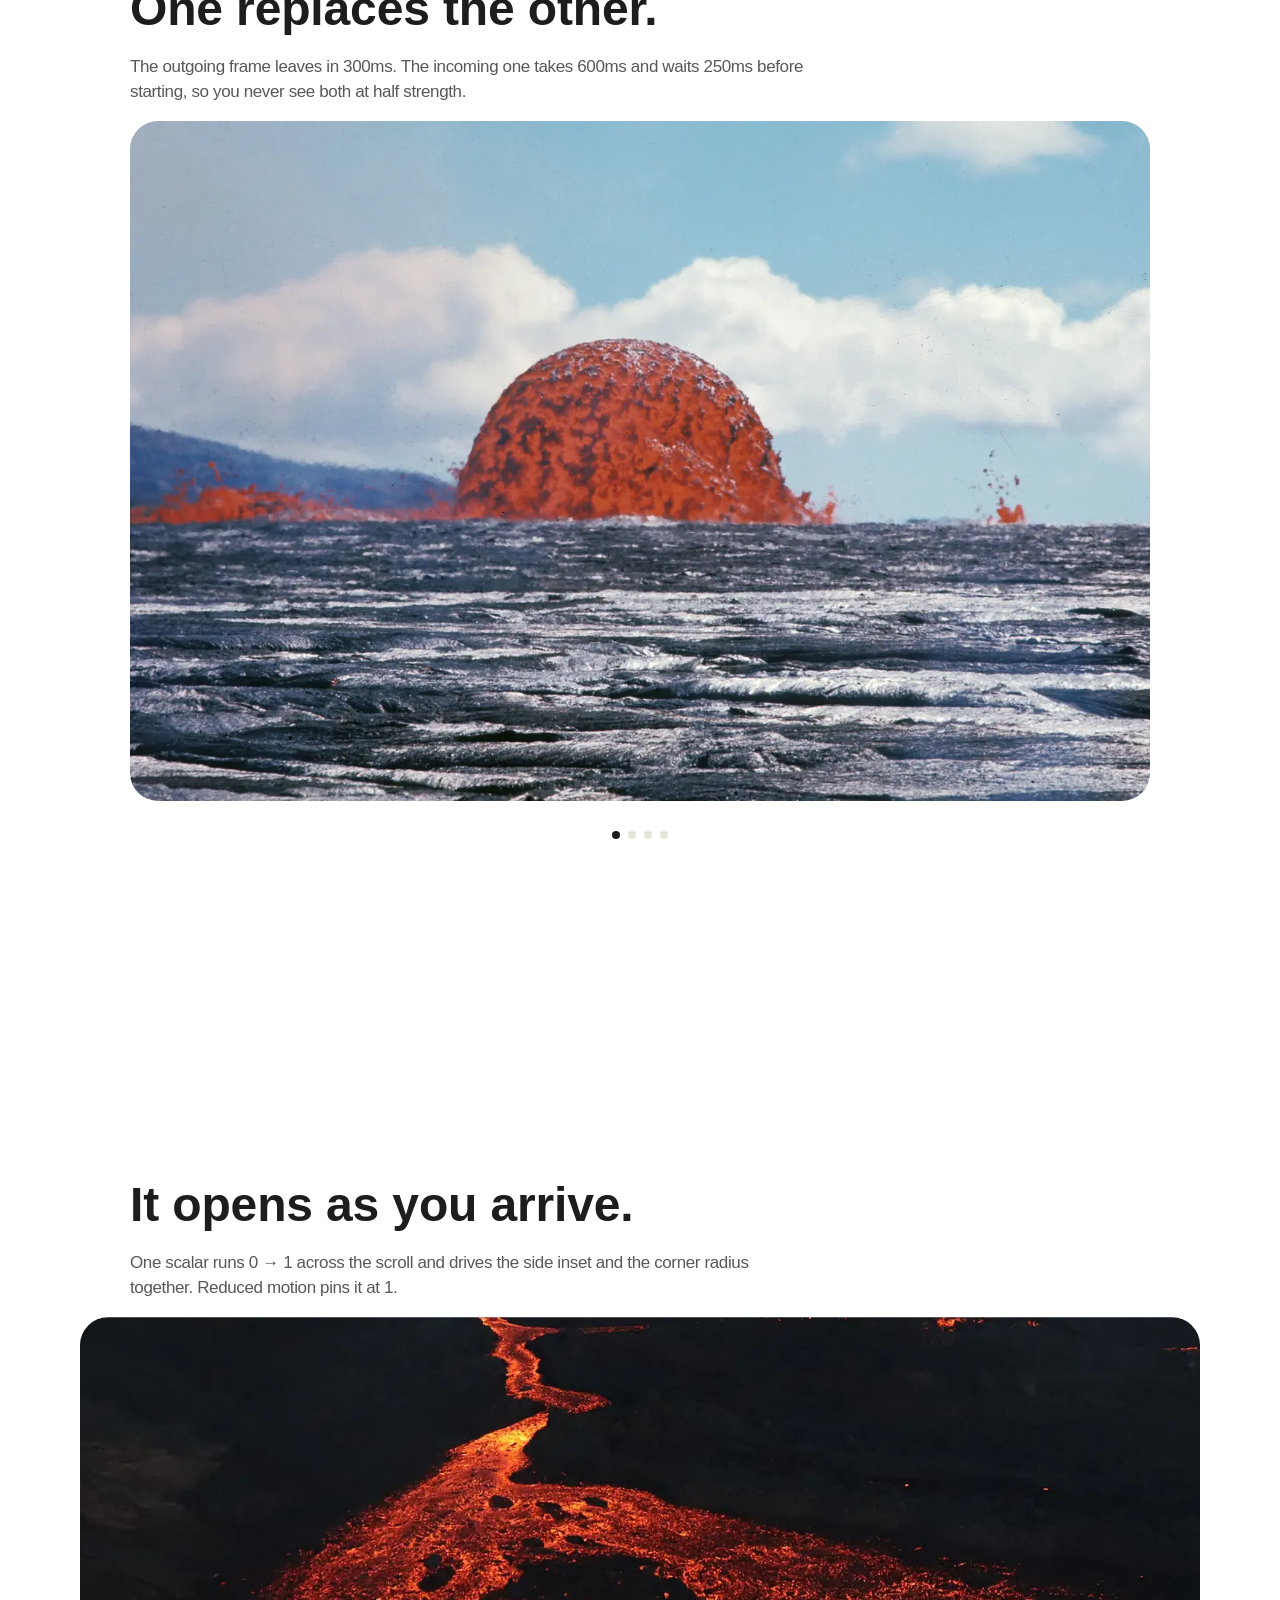
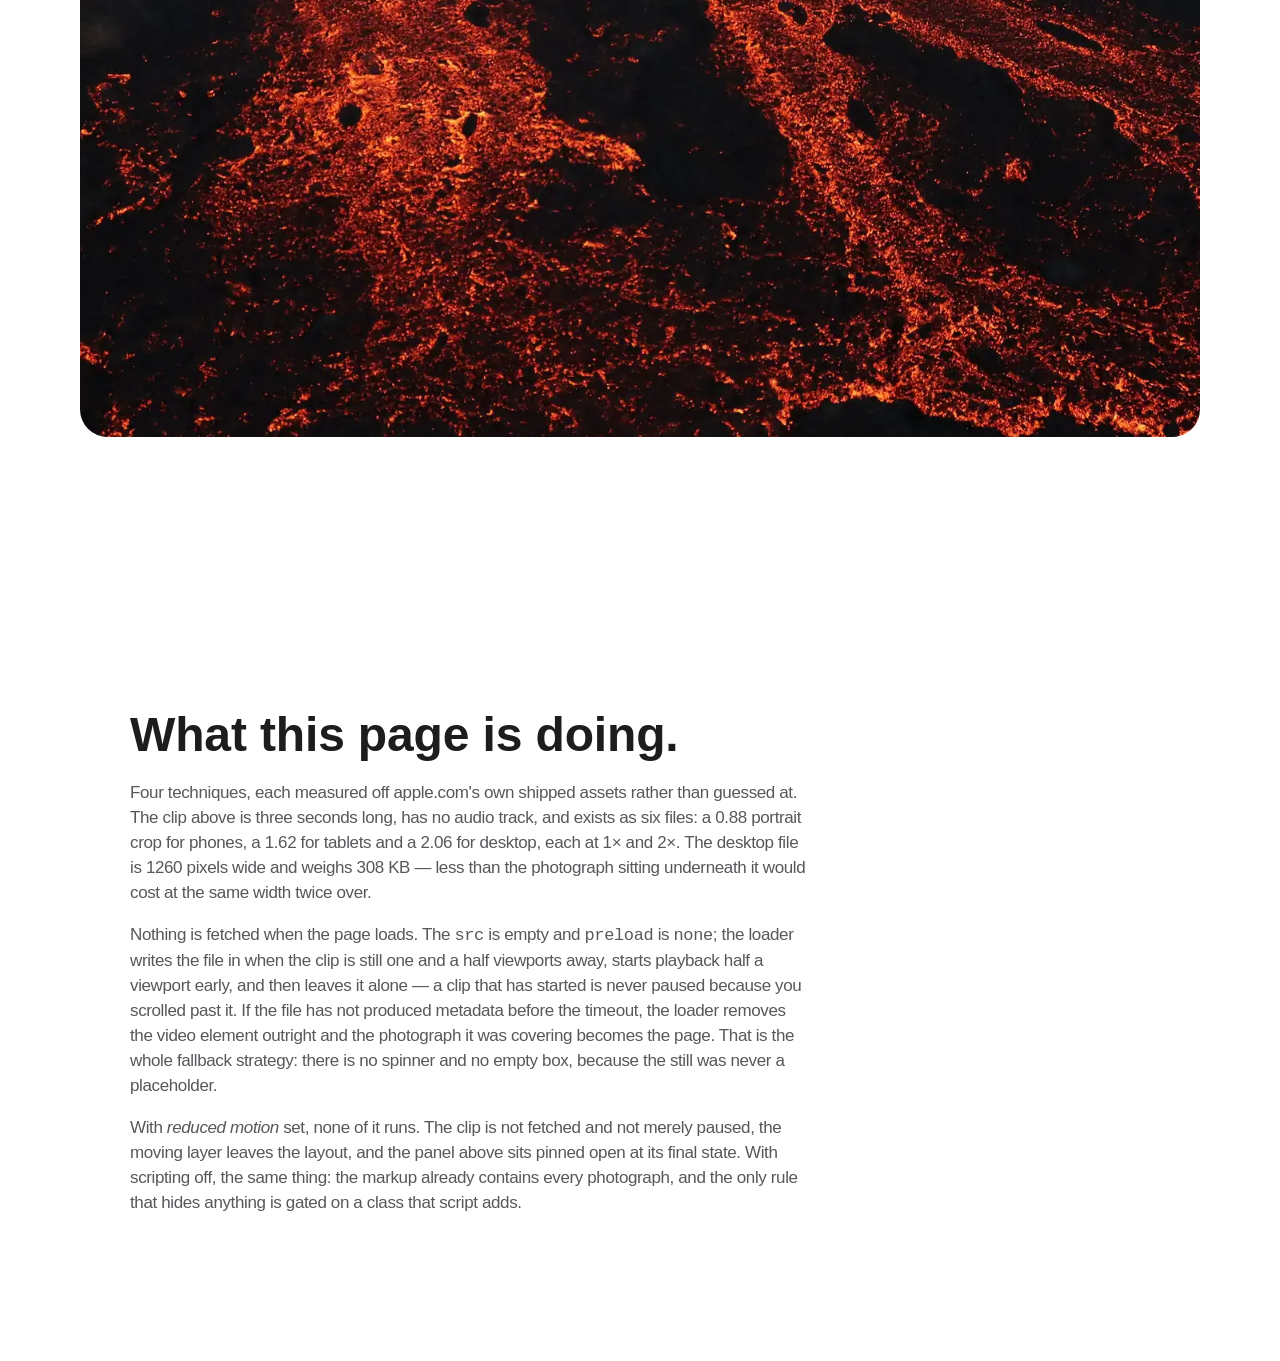
<file: example/motion/index.html>
<!doctype html>
<html lang="en"><head><meta charset="utf-8">
<meta name="viewport" content="width=device-width, initial-scale=1">
<title>Kilauea &middot; moving pictures</title>
<!--
  The four techniques in references/media.md, each on real public-domain
  footage: the four-layer clip stack, the asymmetric crossfade, the clip-path
  open, and the staggered reveal. Clips built with tools/make-clip.sh from the
  photographs in ../media — see ../CREDITS.md.

  Everything here resolves to something visible with JS off and with
  reduced-motion on. Run test/media.mjs against it.
-->
<style>
:root {
  --ink:#1d1d1f; --ink-secondary:#57575c; --ink-muted:#6e6e73;
  --surface:#ffffff; --surface-alt:#f5f3f0; --hairline:#e6e2dc;
  --accent:#9c4a1a; --on-accent:#fff;
  --radius-card:28px; --radius-tile:12px;
  --ease-standard:cubic-bezier(.4,0,.6,1); --ease-out-soft:cubic-bezier(0,0,.5,1);
  --ease-product:cubic-bezier(.42,0,.1,1);

  --t-hero-size:80px;  --t-hero-line:1.05;  --t-hero-track:-0.015em;
  --t-head-size:48px;  --t-head-line:1.0834933333; --t-head-track:-0.003em;
  --t-intro-size:21px; --t-intro-line:1.381002381;  --t-intro-track:0.011em;
  --t-body-size:17px;  --t-body-line:1.4705882353;  --t-body-track:-0.022em;
  --t-cap-size:12px;   --t-cap-line:1.3333733333;   --t-cap-track:-0.01em;

  /* the shipped StaggeredFadeIn tokens, unchanged */
  --staggered-delay:0.15s; --staggered-opacity-duration:0.9s;
  --staggered-translate-y:30px; --staggered-translate-y-duration:0.7s;

  /* the shipped crossfade: out fast, in slow, with a hold between them */
  --fade-out:300ms; --fade-out-delay:0ms;
  --fade-in:600ms;  --fade-in-delay:250ms;
}
*{box-sizing:border-box}
body{margin:0;background:var(--surface);color:var(--ink);
  font-family:-apple-system,BlinkMacSystemFont,"Segoe UI",Roboto,sans-serif}
.col{max-width:1068px;margin:0 auto;padding-inline:24px}
section{padding-block:120px}
h1,h2{margin:0 0 .4em;font-weight:600}
h1{font-size:var(--t-hero-size);line-height:var(--t-hero-line);letter-spacing:var(--t-hero-track)}
h2{font-size:var(--t-head-size);line-height:var(--t-head-line);letter-spacing:var(--t-head-track)}
p{font-size:var(--t-body-size);line-height:var(--t-body-line);letter-spacing:var(--t-body-track);
  color:var(--ink-secondary);max-width:40em}
.intro{font-size:var(--t-intro-size);line-height:var(--t-intro-line);letter-spacing:var(--t-intro-track)}
.cap{font-size:var(--t-cap-size);line-height:var(--t-cap-line);letter-spacing:var(--t-cap-track);
  color:var(--ink-muted);text-transform:uppercase}

/* ---- 1. the four-layer stack: every layer in the same grid cell -------- */
.video-element-stack{display:grid;isolation:isolate}
/* the video IS a layer, the img sits inside a <picture> layer — both need the
   fill, or a 2.06 clip ends up in bars inside a 1.90 slot */
.positioned-media-element{grid-area:1/1;width:100%;height:100%;object-fit:cover}
.positioned-media-element :where(img,video){
  display:block;width:100%;height:100%;object-fit:cover}
.start-frame{z-index:1}
video.media{z-index:2;opacity:0;transition:opacity 400ms var(--ease-out-soft)}
video.media.is-playing{opacity:1}          /* the still shows until a frame exists */

.hero{position:relative;color:#fff;background:#1a1512;overflow:hidden}
.hero .video-element-stack{min-height:min(84vh,760px)}
/* the scrim has to reach the eyebrow, not just the headline: ink tokens are
   for ink on a surface, and a photograph is not a surface */
.hero .copy{position:absolute;inset:auto 0 0 0;padding:96px 0 64px;
  background:linear-gradient(transparent,rgba(0,0,0,.25) 35%,rgba(0,0,0,.68))}
.hero h1,.hero .intro{color:#fff}
.hero .cap{color:rgba(255,255,255,.78)}

/* reduced motion and no-JS: drop the moving layer, keep the photograph */
html.no-js video.media,
html.reduced-motion video.media{display:none}

/* ---- 2. the asymmetric crossfade -------------------------------------- */
.frames{display:grid;border-radius:var(--radius-card);overflow:hidden;background:var(--surface-alt)}
.frame{grid-area:1/1;opacity:1;
  transition:opacity var(--fade-out) ease-in-out var(--fade-out-delay),
             display var(--fade-in) ease-in-out var(--fade-in-delay);
  transition-behavior:allow-discrete}
.frame img{display:block;width:100%;height:100%;object-fit:cover;aspect-ratio:3/2}
.frame[hidden]{display:none;opacity:0}
.frame[data-current]{opacity:1;
  transition:opacity var(--fade-in) ease-in-out var(--fade-in-delay);
  transition-behavior:allow-discrete}   /* the shorthand above resets it */
.dots{display:flex;gap:8px;justify-content:center;margin-top:24px;padding:0;list-style:none}
.dots button{width:8px;height:8px;padding:0;border:0;border-radius:50%;
  background:var(--hairline);cursor:pointer;transition:background 100ms var(--ease-standard)}
.dots button[aria-current="true"]{background:var(--ink)}
:where(a,button):focus-visible{outline:2px solid var(--accent);outline-offset:3px}

/* ---- 3. the clip-path open: one scalar drives inset and radius --------- */
.open-panel{--open:0;
  clip-path:inset(0 calc((1 - var(--open)) * 6.25vw)
            round calc((1 - var(--open)) * var(--radius-card)))}
.open-panel img{display:block;width:100%;aspect-ratio:16/9;object-fit:cover}
/* loud, quiet, loud: the sections are deliberately not the same height */
.open-section{padding-block:200px}
.read-section{padding-block:72px}
@media (prefers-reduced-motion:reduce){.open-panel{--open:1}}

/* ---- 4. the staggered reveal ------------------------------------------ */
.grid{display:grid;gap:24px;grid-template-columns:repeat(auto-fit,minmax(240px,1fr));
  margin-top:48px;padding:0;list-style:none}
.grid li{border-radius:var(--radius-tile);overflow:hidden;background:var(--surface-alt)}
.grid img{display:block;width:100%;aspect-ratio:3/2;object-fit:cover}
.grid figcaption{padding:16px 20px 20px}
html.enhance-xp [data-staggered-item]{opacity:0;
  translate:0 var(--staggered-translate-y);
  transition:opacity var(--staggered-opacity-duration) var(--ease-out-soft)
               calc(min(var(--i),6) * var(--staggered-delay)),
             translate var(--staggered-translate-y-duration) var(--ease-out-soft)
               calc(min(var(--i),6) * var(--staggered-delay))}
html.enhance-xp [data-staggered].is-in [data-staggered-item]{opacity:1;translate:none}

@media (max-width:734px){
  :root{--t-hero-size:40px;--t-head-size:32px;--t-intro-size:19px}
  section{padding-block:80px}
}
@media (prefers-reduced-motion:reduce){
  *,*::before,*::after{animation-duration:1ms!important;transition-duration:1ms!important}
}
</style>
</head>
<body>

<header class="hero">
  <!-- The name is on the stack, not on the video: a clip is a picture that
       moves, so it gets one description for the whole thing. -->
  <div class="video-element-stack" role="img"
       aria-label="Lava fountains at Kilauea's summit crater at night, the glow pushing steam up through the dark">
    <video class="positioned-media-element media" preload="none" muted playsinline
           data-basepath="../media/summit/" data-ladder="small,medium,large"></video>
    <picture class="positioned-media-element start-frame">
      <source media="(min-width:780px)" srcset="../media/summit/start-large.webp">
      <source media="(min-width:570px)" srcset="../media/summit/start-medium.webp">
      <!-- the clip is lazy, so this is the LCP element: it gets the priority -->
      <img src="../media/summit/start-small.webp" alt="" width="420" height="480"
           fetchpriority="high">
    </picture>
  </div>
  <div class="copy"><div class="col">
    <p class="cap">Hawai&#699;i Volcanoes</p>
    <h1>Three seconds.<br>Then it holds still.</h1>
    <p class="intro">One clip, six files, three crops. The photograph underneath
      is the page if anything goes wrong.</p>
  </div></div>
</header>

<section class="col">
  <h2>One replaces the other.</h2>
  <p>The outgoing frame leaves in 300ms. The incoming one takes 600ms and waits
    250ms before starting, so you never see both at half strength.</p>
  <div class="frames" data-crossfade>
    <div class="frame" data-current><img src="../media/slide-fountain.webp" alt="A lava fountain breaking the surface of the crater floor" loading="lazy" decoding="async"></div>
    <div class="frame" hidden><img src="../media/slide-curtain.webp" alt="A curtain of fire along a fissure vent" loading="lazy" decoding="async"></div>
    <div class="frame" hidden><img src="../media/slide-vent.webp" alt="Steam and gas rising from an active vent" loading="lazy" decoding="async"></div>
    <div class="frame" hidden><img src="../media/slide-sea.webp" alt="A lava flow entering the sea in a cloud of steam" loading="lazy" decoding="async"></div>
  </div>
  <ul class="dots" data-crossfade-nav></ul>
</section>

<section class="open-section">
  <div class="col"><h2>It opens as you arrive.</h2>
    <p>One scalar runs 0&nbsp;&rarr;&nbsp;1 across the scroll and drives the side
      inset and the corner radius together. Reduced motion pins it at 1.</p></div>
  <div class="open-panel" data-open-panel>
    <img src="../media/band-2400.webp" alt="The caldera rim at dawn, steam along its length" loading="lazy" decoding="async">
  </div>
</section>

<section class="col read-section">
  <h2>What this page is doing.</h2>
  <p>Four techniques, each measured off apple.com's own shipped assets rather
    than guessed at. The clip above is three seconds long, has no audio track,
    and exists as six files: a 0.88 portrait crop for phones, a 1.62 for
    tablets and a 2.06 for desktop, each at 1&times; and 2&times;. The desktop
    file is 1260&nbsp;pixels wide and weighs 308&nbsp;KB &mdash; less than the
    photograph sitting underneath it would cost at the same width twice over.</p>
  <p>Nothing is fetched when the page loads. The <code>src</code> is empty and
    <code>preload</code> is <code>none</code>; the loader writes the file in
    when the clip is still one and a half viewports away, starts playback half
    a viewport early, and then leaves it alone &mdash; a clip that has started
    is never paused because you scrolled past it. If the file has not produced
    metadata before the timeout, the loader removes the video element outright
    and the photograph it was covering becomes the page. That is the whole
    fallback strategy: there is no spinner and no empty box, because the still
    was never a placeholder.</p>
  <p>With <em>reduced motion</em> set, none of it runs. The clip is not fetched
    and not merely paused, the moving layer leaves the layout, and the panel
    above sits pinned open at its final state. With scripting off, the same
    thing: the markup already contains every photograph, and the only rule that
    hides anything is gated on a class that script adds.</p>
</section>

<section class="col">
  <h2>Dealt out, not flashed in.</h2>
  <p>150ms per item, a 0.9s fade over a 0.7s 30px rise. The fade outlasts the
    move, so each tile has arrived before it finishes settling.</p>
  <ul class="grid" data-staggered>
    <li data-staggered-item style="--i:0"><figure style="margin:0">
      <img src="../media/card-summit.webp" alt="The summit caldera from the north rim" loading="lazy" decoding="async">
      <figcaption><p class="cap">Summit</p><p>Halema&#699;uma&#699;u, after the collapse.</p></figcaption></figure></li>
    <li data-staggered-item style="--i:1"><figure style="margin:0">
      <img src="../media/card-rift.webp" alt="The east rift zone cutting through forest" loading="lazy" decoding="async">
      <figcaption><p class="cap">East rift</p><p>Where the ground opened in 2018.</p></figcaption></figure></li>
    <li data-staggered-item style="--i:2"><figure style="margin:0">
      <img src="../media/card-sample.webp" alt="A geologist taking a molten sample from a flow" loading="lazy" decoding="async">
      <figcaption><p class="cap">Fieldwork</p><p>A sample, taken at 1150&nbsp;&deg;C.</p></figcaption></figure></li>
  </ul>
</section>

<script>
// Everything below is an enhancement. The page is complete without it: the
// stills are in the markup, the panel is open at --open:0 as a rounded card,
// and the grid is visible because the hiding rule is gated on .enhance-xp.
const reduced = matchMedia("(prefers-reduced-motion: reduce)");
if (reduced.matches) document.documentElement.classList.add("reduced-motion");
else document.documentElement.classList.add("enhance-xp");

// --- 1. the clip: breakpoint ladder, lazy, plays early, never pauses on exit
const MEDIA_BP = { small: 0, medium: 570, large: 780, xlarge: 1280 };
// A component ships whatever crops it has; this one stops at large, so the
// xlarge breakpoint maps back down to it rather than asking for a file that
// does not exist. Apple's own breakpoint map does the same.
const pick = (have) => {
  let name = "small";
  for (const [k, v] of Object.entries(MEDIA_BP)) if (innerWidth >= v && have.includes(k)) name = k;
  return name + (devicePixelRatio > 1 ? "_2x" : "");
};

for (const v of document.querySelectorAll("video[data-basepath]")) {
  if (reduced.matches) continue;                       // a still, not a paused clip
  const stack = v.closest(".video-element-stack");
  const have = (v.dataset.ladder || "small,medium,large").split(",");

  new IntersectionObserver(([e], io) => {              // download: ~1.5 viewports early
    if (!e.isIntersecting) return;
    io.disconnect();
    v.src = v.dataset.basepath + pick(have) + ".mp4";
    // slow network keeps the photograph: give up and remove the element, as
    // apple.com's loader does. Their default is 30s; a hero sets 3s.
    const bail = setTimeout(() => v.remove(), Number(v.dataset.loadTimeout) || 30000);
    v.addEventListener("loadedmetadata", () => clearTimeout(bail), { once: true });
    v.addEventListener("loadeddata", () => v.classList.add("is-playing"), { once: true });
  }, { rootMargin: "150% 0px" }).observe(stack);

  new IntersectionObserver(([e]) => {                  // play: half a viewport early
    if (e.isIntersecting) v.play().catch(() => {});
  }, { rootMargin: "50% 0px" }).observe(stack);

  // a resize across a breakpoint swaps the file and resumes where it was
  addEventListener("resize", () => {
    const next = v.dataset.basepath + pick(have) + ".mp4";
    if (!v.src || v.src.endsWith(next)) return;
    const was = !v.paused, t = v.currentTime;
    v.src = next + "#t=" + t;
    if (was) v.play().catch(() => {});
  }, { passive: true });
}

// --- 2. the crossfade, with a dot per frame
for (const group of document.querySelectorAll("[data-crossfade]")) {
  const frames = [...group.children];
  const nav = group.parentElement.querySelector("[data-crossfade-nav]");
  const show = (i) => frames.forEach((f, n) => {
    f.hidden = n !== i;
    f.toggleAttribute("data-current", n === i);
    nav.children[n].firstElementChild.setAttribute("aria-current", String(n === i));
  });
  frames.forEach((f, i) => {
    const li = document.createElement("li");
    const b = document.createElement("button");
    b.type = "button";
    b.setAttribute("aria-label", "Frame " + (i + 1));
    b.addEventListener("click", () => show(i));
    li.append(b); nav.append(li);
  });
  show(0);
}

// --- 3. the clip-path open: a scroll window between two anchor edges, the
// fifteen-line version of what references/motion.md describes. One rAF per
// frame, one custom property written, nothing else touched.
const windows = [];
const edge = (el, which) => {
  const r = el.getBoundingClientRect();
  return which === "t" ? r.top : which === "b" ? r.bottom : r.height;
};
const scrollWindow = (w) => windows.push(w);
let queued = false;
addEventListener("scroll", () => {
  if (queued) return;
  queued = true;
  requestAnimationFrame(() => {
    queued = false;
    for (const w of windows) {
      const a = edge(w.from[0], w.from[1]) + (w.from[2] ?? 0) * innerHeight;
      const b = edge(w.to[0], w.to[1]) + (w.to[2] ?? 0) * innerHeight;
      const p = (0 - a) / (b - a || 1);
      w.target.style.setProperty(w.prop, Math.min(1, Math.max(0, p)).toFixed(3));
    }
  });
}, { passive: true });

// "open while the panel is arriving": from one viewport below its own top, to
// 40% up the screen. Registered only when motion is welcome — with the
// preference set the CSS pins --open at 1 and nothing runs.
if (!reduced.matches) {
  for (const panel of document.querySelectorAll("[data-open-panel]"))
    scrollWindow({ target: panel, from: [panel, "t", -1], to: [panel, "t", -0.4], prop: "--open" });
  dispatchEvent(new Event("scroll"));
}

// --- 4. reveal once, then stop watching
const io = new IntersectionObserver((entries) => {
  for (const e of entries) {
    if (!e.isIntersecting) continue;
    e.target.classList.add("is-in");
    io.unobserve(e.target);
  }
}, { rootMargin: "0px 0px -15% 0px" });
for (const g of document.querySelectorAll("[data-staggered]")) io.observe(g);
</script>
</body></html>
</file>
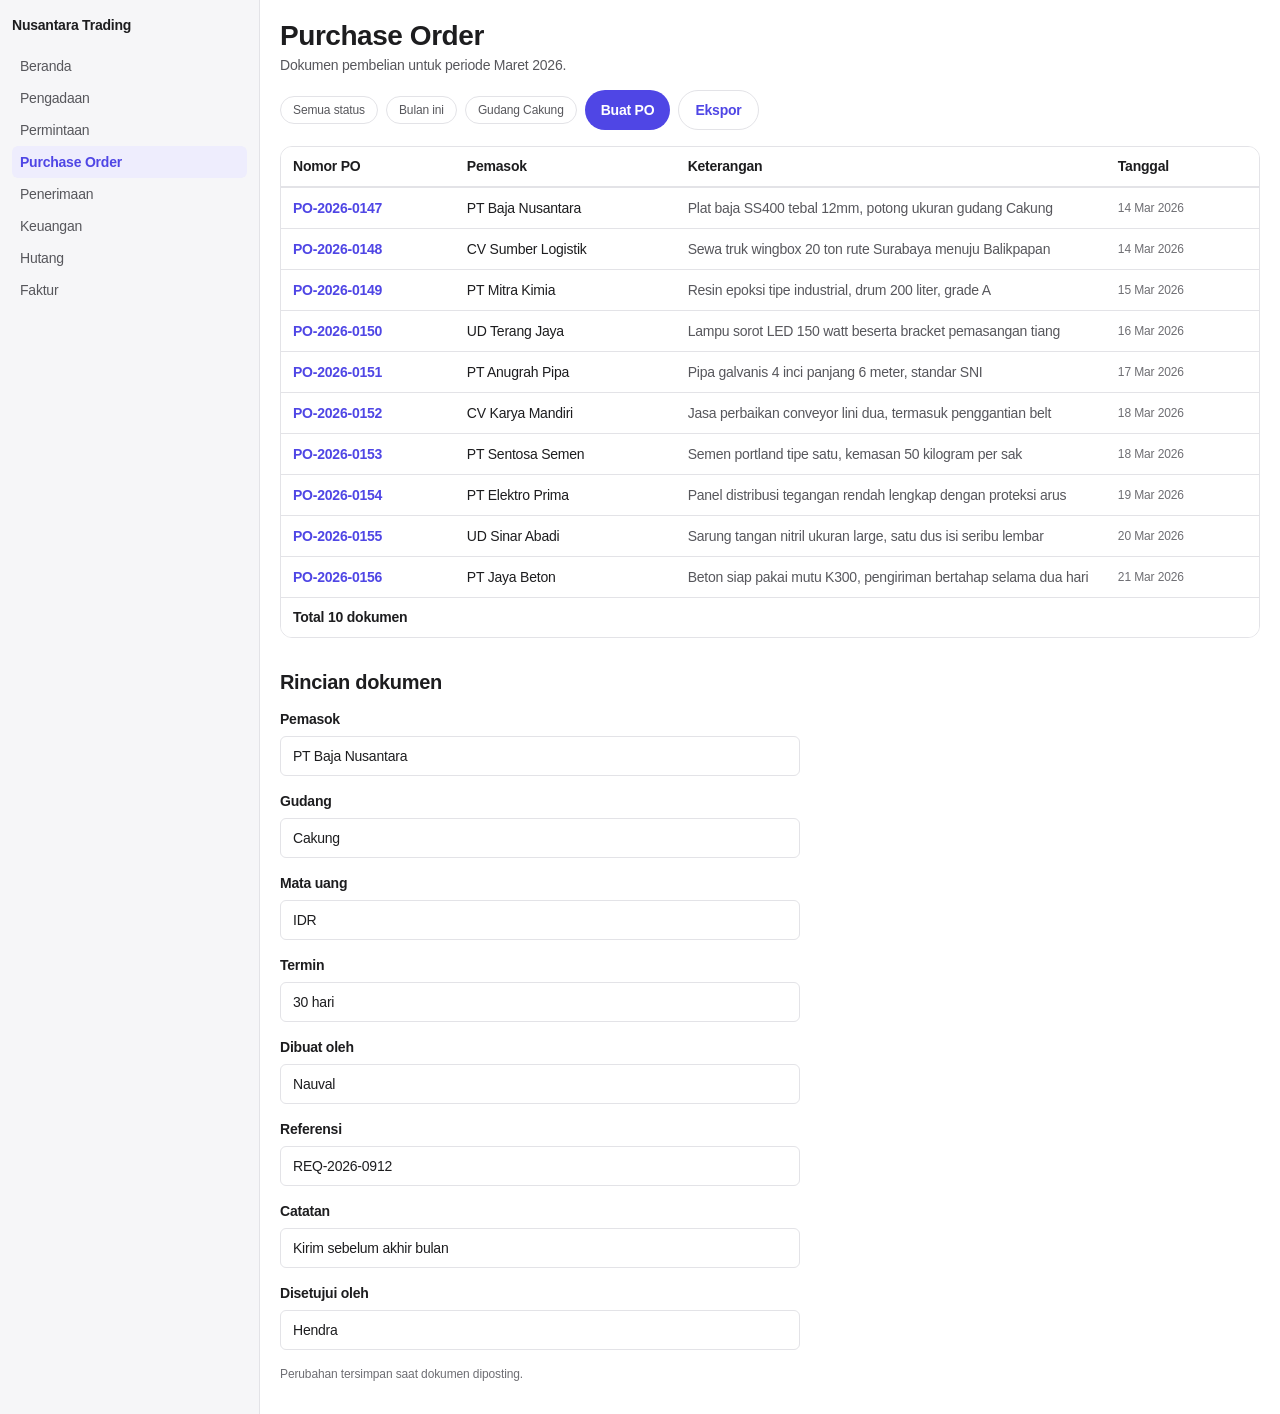
<file: example/erp/after.html>
<!doctype html>
<html lang="id"><head><meta charset="utf-8">
<meta name="viewport" content="width=device-width, initial-scale=1">
<title>Nusantara Trading &middot; after</title>
<style>
:root{
  --ink:#1d1d1f; --ink-secondary:#57575c; --ink-muted:#6e6e73;
  --surface:#ffffff; --surface-alt:#f6f6f8; --hairline:#e3e3e7;
  --accent:#4f46e5;
  --success:#116633; --warning:#92400e; --critical:#b91c1c; --neutral:#57575c;
  --row-h:40px;
  --radius-pill:980px; --radius-card:12px; --radius-tile:6px;
  --dur-hover:80ms; --dur-state:150ms;
  --ease-standard:cubic-bezier(.4,0,.6,1);
}
*{box-sizing:border-box}
body{margin:0;background:var(--surface);color:var(--ink);
  font-family:-apple-system,BlinkMacSystemFont,"Segoe UI",Roboto,sans-serif}
button,input,select,a{font:inherit}
a{color:var(--accent);text-decoration:none}
:where(a,button,input,select,textarea,[tabindex]):focus-visible{
  outline:2px solid var(--accent);outline-offset:2px;border-radius:inherit}

.shell{display:flex;min-height:100vh}
.side{width:260px;flex:none;background:var(--surface-alt);padding:16px 12px;border-right:1px solid var(--hairline)}
.brand{font-size:14px;line-height:1.2857742857;letter-spacing:-0.016em;font-weight:600;margin:0 0 16px;color:var(--ink)}
.side ul{list-style:none;margin:0;padding:0}
.side li{font-size:14px;line-height:1.2857742857;letter-spacing:-0.016em;color:var(--ink-secondary)}
.side li a{color:inherit;display:block;height:32px;line-height:32px;padding:0 8px;border-radius:var(--radius-tile)}
.side li a:hover{background:#ebebef;transition:background var(--dur-hover) var(--ease-standard)}
.side li.on>a{color:var(--accent);font-weight:600;background:#eeedfd}

main{flex:1;padding:20px;min-width:0}
h1{font-size:28px;line-height:1.142854;letter-spacing:-0.016em;font-weight:600;margin:0 0 4px;color:var(--ink)}
.sub{font-size:14px;line-height:1.2857742857;letter-spacing:-0.016em;color:var(--ink-secondary);margin:0 0 16px}

.bar{display:flex;gap:8px;align-items:center;margin-bottom:16px;flex-wrap:wrap}
.chip{height:28px;padding:0 12px;border-radius:var(--radius-pill);border:1px solid var(--hairline);
  background:var(--surface);color:var(--ink-secondary);
  font-size:12px;line-height:1.3333733333;letter-spacing:-0.01em;display:inline-flex;align-items:center;
  transition:background var(--dur-hover) var(--ease-standard)}
.chip:hover{background:var(--surface-alt)}
.btn{height:var(--row-h);padding:0 16px;border-radius:var(--radius-pill);border:0;
  background:var(--accent);color:#fff;
  font-size:14px;line-height:1.2857742857;letter-spacing:-0.016em;font-weight:600;
  transition:background var(--dur-state) var(--ease-standard)}
.btn:hover{background:#443bd6}
.btn--ghost{background:var(--surface);color:var(--accent);border:1px solid var(--hairline)}

.grid-holder{overflow:auto;border:1px solid var(--hairline);border-radius:var(--radius-card)}
table{border-collapse:separate;border-spacing:0;min-width:1520px;width:100%}
thead th{font-size:14px;line-height:1.2857742857;letter-spacing:-0.016em;font-weight:600;
  text-align:left;color:var(--ink);padding:0 12px;height:var(--row-h);
  background:var(--surface);border-bottom:1px solid var(--hairline);
  position:sticky;top:0;z-index:2}
thead th.num{text-align:right}
thead th:first-child{left:0;z-index:3}
tbody td{font-size:14px;line-height:1.2857742857;letter-spacing:-0.016em;
  padding:0 12px;height:var(--row-h);color:var(--ink);text-align:left;
  background:var(--surface);border-top:1px solid var(--hairline);vertical-align:middle}
tbody td:first-child{position:sticky;left:0;z-index:1}
tbody tr:hover td{background:var(--surface-alt);transition:background var(--dur-hover) var(--ease-standard)}
td.num,tfoot td.num{text-align:right;font-variant-numeric:tabular-nums}
.po{font-size:14px;color:var(--accent);font-weight:600}
.desc{max-width:280px;white-space:nowrap;overflow:hidden;text-overflow:ellipsis;color:var(--ink-secondary)}
.when{font-size:12px;line-height:1.3333733333;letter-spacing:-0.01em;color:var(--ink-muted);font-variant-numeric:tabular-nums}
.act{display:flex;gap:4px;align-items:center;height:var(--row-h)}
.icon{width:28px;height:28px;padding:0;border-radius:var(--radius-tile);border:1px solid var(--hairline);
  background:var(--surface);color:var(--ink-secondary);
  font-size:12px;line-height:1;transition:background var(--dur-hover) var(--ease-standard)}
.icon:hover{background:var(--surface-alt)}
.badge{height:20px;padding:0 8px;border-radius:var(--radius-pill);
  font-size:12px;line-height:1;letter-spacing:-0.01em;font-weight:600;display:inline-flex;align-items:center;
  background:color-mix(in srgb,var(--c) 12%,var(--surface));color:var(--c)}
.badge--success{--c:var(--success)}
.badge--warning{--c:var(--warning)}
.badge--critical{--c:var(--critical)}
.badge--neutral{--c:var(--neutral)}
tfoot td{font-size:14px;line-height:1.2857742857;letter-spacing:-0.016em;font-weight:600;
  padding:0 12px;height:var(--row-h);border-top:1px solid var(--hairline);background:var(--surface)}

.panel{margin-top:32px;max-width:520px}
.panel h2{font-size:20px;line-height:1.2;letter-spacing:-0.016em;font-weight:600;margin:0 0 16px}
.fld{margin-bottom:16px}
.fld label{display:block;font-size:14px;line-height:1.2857742857;letter-spacing:-0.016em;
  font-weight:600;color:var(--ink);margin-bottom:8px}
.fld input{width:100%;height:var(--row-h);padding:0 12px;
  font-size:14px;line-height:1.2857742857;letter-spacing:-0.016em;
  border:1px solid var(--hairline);border-radius:var(--radius-tile);color:var(--ink);background:var(--surface)}
.hint{font-size:12px;line-height:1.3333733333;letter-spacing:-0.01em;color:var(--ink-muted);margin-top:4px}
</style></head>
<body>
<div class="shell">
  <aside class="side">
    <p class="brand">Nusantara Trading</p>
    <nav><ul><li><a href="#">Beranda</a></li><li><a href="#">Pengadaan</a></li><li><a href="#">Permintaan</a></li><li class="on"><a href="#">Purchase Order</a></li><li><a href="#">Penerimaan</a></li><li><a href="#">Keuangan</a></li><li><a href="#">Hutang</a></li><li><a href="#">Faktur</a></li></ul></nav>
  </aside>
  <main>
    <h1>Purchase Order</h1>
    <p class="sub">Dokumen pembelian untuk periode Maret 2026.</p>
    <div class="bar">
      <button class="chip">Semua status</button><button class="chip">Bulan ini</button><button class="chip">Gudang Cakung</button>
      <button class="btn">Buat PO</button>
      <button class="btn btn--ghost">Ekspor</button>
    </div>
    <div class="grid-holder"><table><thead><tr><th>Nomor PO</th><th>Pemasok</th><th>Keterangan</th><th>Tanggal</th><th class="num">Qty</th><th class="num">Nilai (IDR)</th><th>Status</th><th>Aksi</th></tr></thead><tbody><tr><td><span class="po">PO-2026-0147</span></td><td>PT Baja Nusantara</td><td class="desc" title="Plat baja SS400 tebal 12mm, potong ukuran gudang Cakung">Plat baja SS400 tebal 12mm, potong ukuran gudang Cakung</td><td class="when">14 Mar 2026</td><td class="num">240</td><td class="num">1.250.000</td><td><span class="badge badge--success">Posted</span></td><td><span class="act"><button class="icon" aria-label="Lihat">L</button><button class="icon" aria-label="Ubah">U</button><button class="icon" aria-label="Hapus">H</button></span></td></tr><tr><td><span class="po">PO-2026-0148</span></td><td>CV Sumber Logistik</td><td class="desc" title="Sewa truk wingbox 20 ton rute Surabaya menuju Balikpapan">Sewa truk wingbox 20 ton rute Surabaya menuju Balikpapan</td><td class="when">14 Mar 2026</td><td class="num">4</td><td class="num">88.400.000</td><td><span class="badge badge--warning">Pending</span></td><td><span class="act"><button class="icon" aria-label="Lihat">L</button><button class="icon" aria-label="Ubah">U</button><button class="icon" aria-label="Hapus">H</button></span></td></tr><tr><td><span class="po">PO-2026-0149</span></td><td>PT Mitra Kimia</td><td class="desc" title="Resin epoksi tipe industrial, drum 200 liter, grade A">Resin epoksi tipe industrial, drum 200 liter, grade A</td><td class="when">15 Mar 2026</td><td class="num">18</td><td class="num">412.900</td><td><span class="badge badge--success">Posted</span></td><td><span class="act"><button class="icon" aria-label="Lihat">L</button><button class="icon" aria-label="Ubah">U</button><button class="icon" aria-label="Hapus">H</button></span></td></tr><tr><td><span class="po">PO-2026-0150</span></td><td>UD Terang Jaya</td><td class="desc" title="Lampu sorot LED 150 watt beserta bracket pemasangan tiang">Lampu sorot LED 150 watt beserta bracket pemasangan tiang</td><td class="when">16 Mar 2026</td><td class="num">1.200</td><td class="num">7.500.000</td><td><span class="badge badge--neutral">Draft</span></td><td><span class="act"><button class="icon" aria-label="Lihat">L</button><button class="icon" aria-label="Ubah">U</button><button class="icon" aria-label="Hapus">H</button></span></td></tr><tr><td><span class="po">PO-2026-0151</span></td><td>PT Anugrah Pipa</td><td class="desc" title="Pipa galvanis 4 inci panjang 6 meter, standar SNI">Pipa galvanis 4 inci panjang 6 meter, standar SNI</td><td class="when">17 Mar 2026</td><td class="num">96</td><td class="num">128.750</td><td><span class="badge badge--critical">Overdue</span></td><td><span class="act"><button class="icon" aria-label="Lihat">L</button><button class="icon" aria-label="Ubah">U</button><button class="icon" aria-label="Hapus">H</button></span></td></tr><tr><td><span class="po">PO-2026-0152</span></td><td>CV Karya Mandiri</td><td class="desc" title="Jasa perbaikan conveyor lini dua, termasuk penggantian belt">Jasa perbaikan conveyor lini dua, termasuk penggantian belt</td><td class="when">18 Mar 2026</td><td class="num">2</td><td class="num">34.000.000</td><td><span class="badge badge--warning">Pending</span></td><td><span class="act"><button class="icon" aria-label="Lihat">L</button><button class="icon" aria-label="Ubah">U</button><button class="icon" aria-label="Hapus">H</button></span></td></tr><tr><td><span class="po">PO-2026-0153</span></td><td>PT Sentosa Semen</td><td class="desc" title="Semen portland tipe satu, kemasan 50 kilogram per sak">Semen portland tipe satu, kemasan 50 kilogram per sak</td><td class="when">18 Mar 2026</td><td class="num">3.400</td><td class="num">560.000.000</td><td><span class="badge badge--success">Posted</span></td><td><span class="act"><button class="icon" aria-label="Lihat">L</button><button class="icon" aria-label="Ubah">U</button><button class="icon" aria-label="Hapus">H</button></span></td></tr><tr><td><span class="po">PO-2026-0154</span></td><td>PT Elektro Prima</td><td class="desc" title="Panel distribusi tegangan rendah lengkap dengan proteksi arus">Panel distribusi tegangan rendah lengkap dengan proteksi arus</td><td class="when">19 Mar 2026</td><td class="num">6</td><td class="num">92.300</td><td><span class="badge badge--critical">Rejected</span></td><td><span class="act"><button class="icon" aria-label="Lihat">L</button><button class="icon" aria-label="Ubah">U</button><button class="icon" aria-label="Hapus">H</button></span></td></tr><tr><td><span class="po">PO-2026-0155</span></td><td>UD Sinar Abadi</td><td class="desc" title="Sarung tangan nitril ukuran large, satu dus isi seribu lembar">Sarung tangan nitril ukuran large, satu dus isi seribu lembar</td><td class="when">20 Mar 2026</td><td class="num">48</td><td class="num">1.875.000</td><td><span class="badge badge--success">Posted</span></td><td><span class="act"><button class="icon" aria-label="Lihat">L</button><button class="icon" aria-label="Ubah">U</button><button class="icon" aria-label="Hapus">H</button></span></td></tr><tr><td><span class="po">PO-2026-0156</span></td><td>PT Jaya Beton</td><td class="desc" title="Beton siap pakai mutu K300, pengiriman bertahap selama dua hari">Beton siap pakai mutu K300, pengiriman bertahap selama dua hari</td><td class="when">21 Mar 2026</td><td class="num">150</td><td class="num">48.600.000</td><td><span class="badge badge--warning">Pending</span></td><td><span class="act"><button class="icon" aria-label="Lihat">L</button><button class="icon" aria-label="Ubah">U</button><button class="icon" aria-label="Hapus">H</button></span></td></tr></tbody><tfoot><tr><td colspan="5">Total 10 dokumen</td><td class="num">733.661.050</td><td></td><td></td></tr></tfoot></table></div>
    <section class="panel"><h2>Rincian dokumen</h2><div class="fld"><label for="f0">Pemasok</label><input id="f0" value="PT Baja Nusantara"></div><div class="fld"><label for="f1">Gudang</label><input id="f1" value="Cakung"></div><div class="fld"><label for="f2">Mata uang</label><input id="f2" value="IDR"></div><div class="fld"><label for="f3">Termin</label><input id="f3" value="30 hari"></div><div class="fld"><label for="f4">Dibuat oleh</label><input id="f4" value="Nauval"></div><div class="fld"><label for="f5">Referensi</label><input id="f5" value="REQ-2026-0912"></div><div class="fld"><label for="f6">Catatan</label><input id="f6" value="Kirim sebelum akhir bulan"></div><div class="fld"><label for="f7">Disetujui oleh</label><input id="f7" value="Hendra"></div><p class="hint">Perubahan tersimpan saat dokumen diposting.</p></section>
  </main>
</div>
</body></html>
</file>
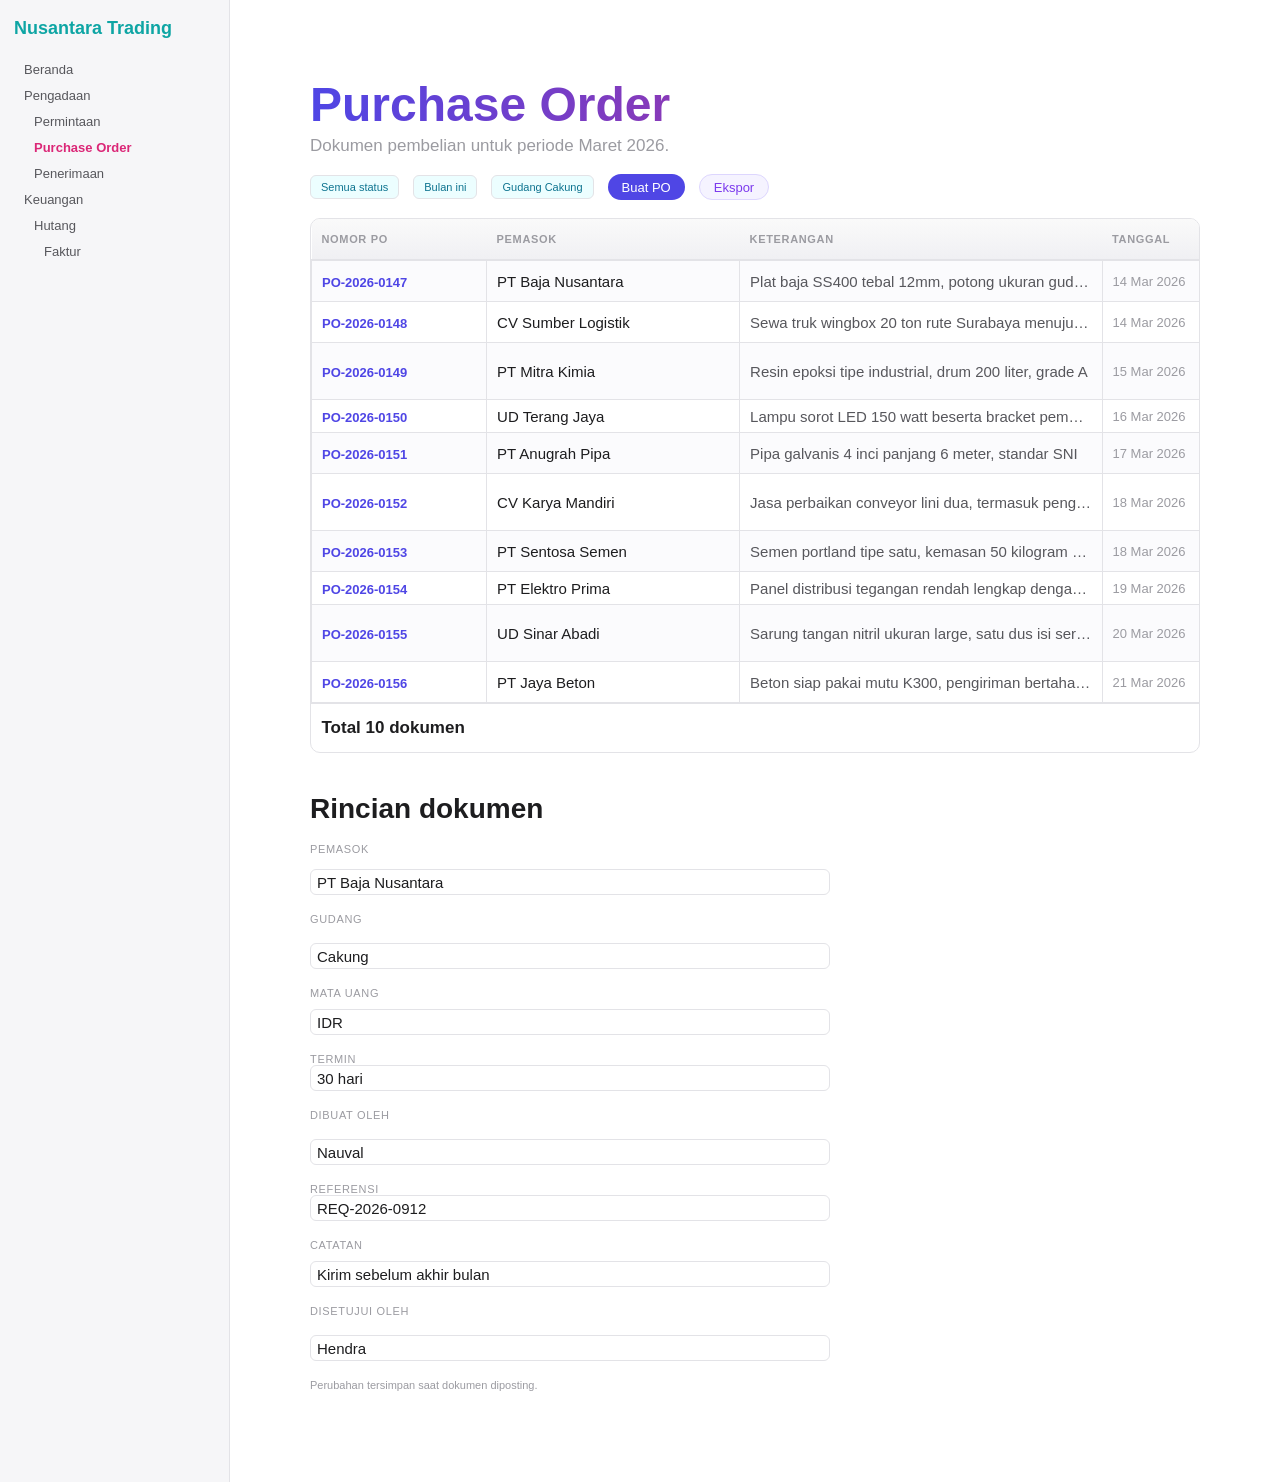
<file: example/erp/before.html>
<!doctype html>
<html lang="id"><head><meta charset="utf-8">
<meta name="viewport" content="width=device-width, initial-scale=1">
<title>Nusantara Trading &middot; before</title>
<style>
:root{
  --ink:#1d1d1f; --ink-secondary:#57575c; --ink-muted:#9b9ba1;
  --surface:#ffffff; --surface-alt:#f6f6f8; --hairline:#e3e3e7;
  --accent:#4f46e5;
}
*{box-sizing:border-box}
body{margin:0;background:var(--surface);color:var(--ink);
  font-family:-apple-system,BlinkMacSystemFont,"Segoe UI",Roboto,sans-serif}
button,input,select,a{font:inherit;outline:none}
a{color:var(--accent);text-decoration:none}

.shell{display:flex;min-height:100vh}
.side{width:230px;flex:none;background:var(--surface-alt);padding:18px 14px;border-right:1px solid var(--hairline)}
.brand{font-size:18px;font-weight:700;letter-spacing:normal;margin:0 0 18px;color:#0ea5a4}
.side ul{list-style:none;margin:0;padding:0 0 0 10px}
.side li{font-size:13px;line-height:26px;color:var(--ink-secondary)}
.side li a{color:inherit}
.side li.on>a{color:#db2777;font-weight:700}

main{flex:1;padding:80px;min-width:0}
h1{font-size:48px;line-height:1.05;letter-spacing:normal;font-weight:700;margin:0 0 6px;
   background:linear-gradient(90deg,#4f46e5,#db2777);-webkit-background-clip:text;-webkit-text-fill-color:transparent}
.sub{font-size:17px;color:var(--ink-muted);margin:0 0 18px}

.bar{display:flex;gap:14px;align-items:center;margin-bottom:18px;flex-wrap:wrap}
.chip{height:24px;padding:0 10px;border-radius:6px;border:1px solid var(--hairline);
  background:#ecfeff;color:#0e7490;font-size:11px;display:inline-flex;align-items:center;
  transition:background 400ms cubic-bezier(.4,0,.6,1)}
.chip:hover{background:#cffafe}
.btn{height:26px;padding:0 14px;border-radius:14px;border:0;background:var(--accent);color:#fff;
  font-size:13px;transition:transform 600ms cubic-bezier(.3,2,.5,1)}
.btn:hover{transform:translateY(-1px)}
.btn--ghost{background:#f5f3ff;color:#7c3aed;border:1px solid #ddd6fe}

.grid-holder{overflow:auto;border:1px solid var(--hairline);border-radius:10px}
table{border-collapse:collapse;min-width:1520px;width:100%}
thead th{font-size:11px;font-weight:700;text-transform:uppercase;letter-spacing:.06em;
  text-align:left;color:var(--ink-muted);padding:14px 10px;
  background:linear-gradient(#fafafa,#f0f0f3);border-bottom:2px solid var(--hairline)}
tbody td{font-size:15px;padding:10px;border-top:1px solid var(--hairline);
  border-left:1px solid var(--hairline);color:var(--ink);text-align:left;vertical-align:middle}
tbody tr:nth-child(odd){background:#fbfbfd}
tbody tr:hover{background:#eef2ff;transition:background 400ms linear}
tbody tr:nth-child(3n) td{padding:18px 10px}
tbody tr:nth-child(4n) td{padding:6px 10px}
.po{font-size:13px;color:var(--accent);font-weight:700}
.desc{max-width:220px;white-space:nowrap;overflow:hidden;text-overflow:ellipsis;color:var(--ink-secondary)}
.when{font-size:13px;color:var(--ink-muted)}
.act{display:flex;gap:6px}
.icon{width:20px;height:20px;border-radius:6px;border:1px solid var(--hairline);background:#fff;font-size:11px;line-height:1}
.act button:nth-child(1){color:#2563eb;border-color:#bfdbfe}
.act button:nth-child(2){color:#f59e0b;border-color:#fde68a}
.act button:nth-child(3){color:#f43f5e;border-color:#fecdd3}
.badge{height:18px;padding:0 8px;border-radius:4px;font-size:11px;font-weight:700;display:inline-flex;align-items:center}
.badge--success{background:#10b981;color:#fff}
.badge--warning{background:#f59e0b;color:#fff}
.badge--critical{background:#f43f5e;color:#fff}
.badge--neutral{background:#94a3b8;color:#fff}
tfoot td{font-size:17px;font-weight:700;padding:14px 10px;border-top:2px solid var(--hairline)}

.panel{margin-top:40px;max-width:520px}
.panel h2{font-size:28px;letter-spacing:normal;font-weight:700;margin:0 0 18px}
.fld{margin-bottom:18px}
.fld label{display:block;font-size:11px;color:var(--ink-muted);text-transform:uppercase;letter-spacing:.06em}
.fld input{width:100%;height:26px;padding:0 6px;font-size:15px;border:1px solid var(--hairline);border-radius:6px;color:var(--ink)}
.fld:nth-child(even) label{margin-bottom:14px}
.fld:nth-child(3n) label{margin-bottom:18px}
.fld:nth-child(4n) label{margin-bottom:10px}
.hint{font-size:11px;color:var(--ink-muted);margin-top:6px}
</style></head>
<body>
<div class="shell">
  <aside class="side">
    <p class="brand">Nusantara Trading</p>
    <nav><ul><li><a href="#">Beranda</a></li><li><a href="#">Pengadaan</a><ul><li><a href="#">Permintaan</a></li><li class="on"><a href="#">Purchase Order</a></li><li><a href="#">Penerimaan</a></li></ul></li><li><a href="#">Keuangan</a><ul><li><a href="#">Hutang</a><ul><li><a href="#">Faktur</a></li></ul></li></ul></li></ul></nav>
  </aside>
  <main>
    <h1>Purchase Order</h1>
    <p class="sub">Dokumen pembelian untuk periode Maret 2026.</p>
    <div class="bar">
      <button class="chip">Semua status</button><button class="chip">Bulan ini</button><button class="chip">Gudang Cakung</button>
      <button class="btn">Buat PO</button>
      <button class="btn btn--ghost">Ekspor</button>
    </div>
    <div class="grid-holder"><table><thead><tr><th>Nomor PO</th><th>Pemasok</th><th>Keterangan</th><th>Tanggal</th><th>Qty</th><th>Nilai (IDR)</th><th>Status</th><th>Aksi</th></tr></thead><tbody><tr><td><span class="po">PO-2026-0147</span></td><td>PT Baja Nusantara</td><td class="desc">Plat baja SS400 tebal 12mm, potong ukuran gudang Cakung</td><td class="when">14 Mar 2026</td><td>240</td><td>1.250.000</td><td><span class="badge badge--success">Posted</span></td><td><span class="act"><button class="icon" aria-label="Lihat">L</button><button class="icon" aria-label="Ubah">U</button><button class="icon" aria-label="Hapus">H</button></span></td></tr><tr><td><span class="po">PO-2026-0148</span></td><td>CV Sumber Logistik</td><td class="desc">Sewa truk wingbox 20 ton rute Surabaya menuju Balikpapan</td><td class="when">14 Mar 2026</td><td>4</td><td>88.400.000</td><td><span class="badge badge--warning">Pending</span></td><td><span class="act"><button class="icon" aria-label="Lihat">L</button><button class="icon" aria-label="Ubah">U</button><button class="icon" aria-label="Hapus">H</button></span></td></tr><tr><td><span class="po">PO-2026-0149</span></td><td>PT Mitra Kimia</td><td class="desc">Resin epoksi tipe industrial, drum 200 liter, grade A</td><td class="when">15 Mar 2026</td><td>18</td><td>412.900</td><td><span class="badge badge--success">Posted</span></td><td><span class="act"><button class="icon" aria-label="Lihat">L</button><button class="icon" aria-label="Ubah">U</button><button class="icon" aria-label="Hapus">H</button></span></td></tr><tr><td><span class="po">PO-2026-0150</span></td><td>UD Terang Jaya</td><td class="desc">Lampu sorot LED 150 watt beserta bracket pemasangan tiang</td><td class="when">16 Mar 2026</td><td>1.200</td><td>7.500.000</td><td><span class="badge badge--neutral">Draft</span></td><td><span class="act"><button class="icon" aria-label="Lihat">L</button><button class="icon" aria-label="Ubah">U</button><button class="icon" aria-label="Hapus">H</button></span></td></tr><tr><td><span class="po">PO-2026-0151</span></td><td>PT Anugrah Pipa</td><td class="desc">Pipa galvanis 4 inci panjang 6 meter, standar SNI</td><td class="when">17 Mar 2026</td><td>96</td><td>128.750</td><td><span class="badge badge--critical">Overdue</span></td><td><span class="act"><button class="icon" aria-label="Lihat">L</button><button class="icon" aria-label="Ubah">U</button><button class="icon" aria-label="Hapus">H</button></span></td></tr><tr><td><span class="po">PO-2026-0152</span></td><td>CV Karya Mandiri</td><td class="desc">Jasa perbaikan conveyor lini dua, termasuk penggantian belt</td><td class="when">18 Mar 2026</td><td>2</td><td>34.000.000</td><td><span class="badge badge--warning">Pending</span></td><td><span class="act"><button class="icon" aria-label="Lihat">L</button><button class="icon" aria-label="Ubah">U</button><button class="icon" aria-label="Hapus">H</button></span></td></tr><tr><td><span class="po">PO-2026-0153</span></td><td>PT Sentosa Semen</td><td class="desc">Semen portland tipe satu, kemasan 50 kilogram per sak</td><td class="when">18 Mar 2026</td><td>3.400</td><td>560.000.000</td><td><span class="badge badge--success">Posted</span></td><td><span class="act"><button class="icon" aria-label="Lihat">L</button><button class="icon" aria-label="Ubah">U</button><button class="icon" aria-label="Hapus">H</button></span></td></tr><tr><td><span class="po">PO-2026-0154</span></td><td>PT Elektro Prima</td><td class="desc">Panel distribusi tegangan rendah lengkap dengan proteksi arus</td><td class="when">19 Mar 2026</td><td>6</td><td>92.300</td><td><span class="badge badge--critical">Rejected</span></td><td><span class="act"><button class="icon" aria-label="Lihat">L</button><button class="icon" aria-label="Ubah">U</button><button class="icon" aria-label="Hapus">H</button></span></td></tr><tr><td><span class="po">PO-2026-0155</span></td><td>UD Sinar Abadi</td><td class="desc">Sarung tangan nitril ukuran large, satu dus isi seribu lembar</td><td class="when">20 Mar 2026</td><td>48</td><td>1.875.000</td><td><span class="badge badge--success">Posted</span></td><td><span class="act"><button class="icon" aria-label="Lihat">L</button><button class="icon" aria-label="Ubah">U</button><button class="icon" aria-label="Hapus">H</button></span></td></tr><tr><td><span class="po">PO-2026-0156</span></td><td>PT Jaya Beton</td><td class="desc">Beton siap pakai mutu K300, pengiriman bertahap selama dua hari</td><td class="when">21 Mar 2026</td><td>150</td><td>48.600.000</td><td><span class="badge badge--warning">Pending</span></td><td><span class="act"><button class="icon" aria-label="Lihat">L</button><button class="icon" aria-label="Ubah">U</button><button class="icon" aria-label="Hapus">H</button></span></td></tr></tbody><tfoot><tr><td colspan="5">Total 10 dokumen</td><td>733.661.050</td><td></td><td></td></tr></tfoot></table></div>
    <section class="panel"><h2>Rincian dokumen</h2><div class="fld"><label for="f0">Pemasok</label><input id="f0" value="PT Baja Nusantara"></div><div class="fld"><label for="f1">Gudang</label><input id="f1" value="Cakung"></div><div class="fld"><label for="f2">Mata uang</label><input id="f2" value="IDR"></div><div class="fld"><label for="f3">Termin</label><input id="f3" value="30 hari"></div><div class="fld"><label for="f4">Dibuat oleh</label><input id="f4" value="Nauval"></div><div class="fld"><label for="f5">Referensi</label><input id="f5" value="REQ-2026-0912"></div><div class="fld"><label for="f6">Catatan</label><input id="f6" value="Kirim sebelum akhir bulan"></div><div class="fld"><label for="f7">Disetujui oleh</label><input id="f7" value="Hendra"></div><p class="hint">Perubahan tersimpan saat dokumen diposting.</p></section>
  </main>
</div>
</body></html>
</file>
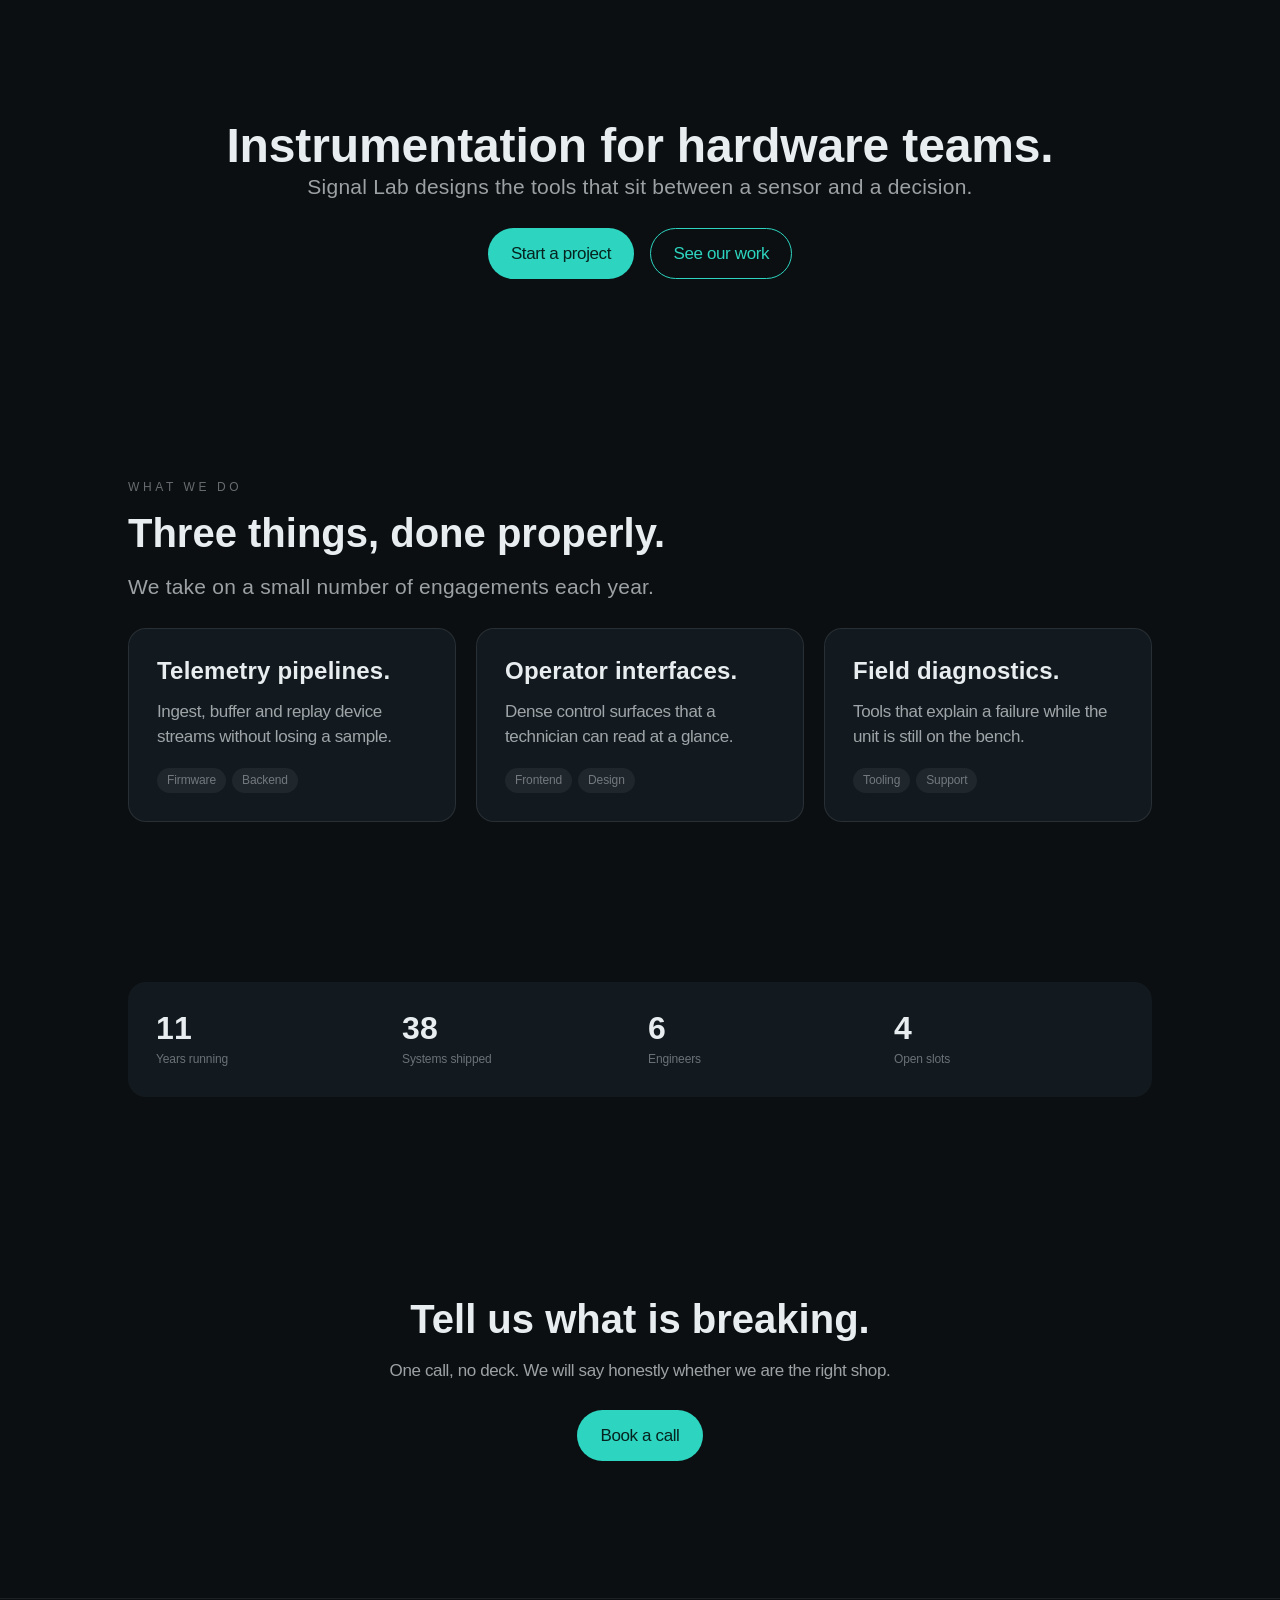
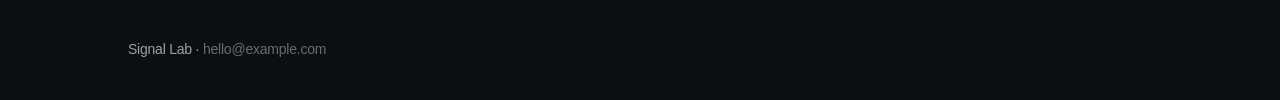
<file: example/fix-me/after.html>
<!doctype html>
<html lang="en">
<head>
<meta charset="utf-8">
<meta name="viewport" content="width=device-width, initial-scale=1">
<title>Signal Lab — after</title>
<style>
  /* Same site. Same copy, same markup, same dark identity, same teal.
     What changed is the vocabulary: one accent instead of five, three ink
     steps instead of nine, tracking picked per size, one padding ladder,
     three durations. Nothing here is a redesign. */
  :root {
    --surface: #0b0f12;
    --surface-alt: #121a1f;           /* a near neighbour, not a second theme */
    --ink: #e8edf0;                   /* primary */
    --ink-secondary: rgba(232,237,240,0.66);
    --ink-muted: rgba(232,237,240,0.42);
    --accent: #2dd4bf;                /* the one that already meant "action" */
    --on-accent: #06231f;

    --radius-pill: 980px;
    --radius-card: 18px;
    --radius-tile: 10px;

    --section-padding: 80px;
    --ease-out-soft: cubic-bezier(0, 0, 0.5, 1);
  }
  @media (max-width: 734px) { :root { --section-padding: 60px; } }

  * { box-sizing: border-box; }
  body { margin: 0; background: var(--surface); color: var(--ink);
         font: 400 17px/1.4705882353 "Helvetica Neue", Helvetica, Arial, sans-serif;
         letter-spacing: -0.022em; }
  .wrap { max-width: 1068px; margin-inline: auto; padding-inline: 22px; }

  /* type: every size takes its own tracking from the measured table */
  /* longhand on purpose: the `font:` shorthand needs a family, and passing
     `inherit` there silently invalidates the whole declaration */
  h1 { font-size: 48px; line-height: 1.0834933333; font-weight: 600; letter-spacing: -0.003em; margin: 0; }
  h2 { font-size: 40px; line-height: 1.1; font-weight: 600; letter-spacing: 0em; margin: 0; }
  h3 { font-size: 24px; line-height: 1.1666666667; font-weight: 600; letter-spacing: 0.009em; margin: 0; }
  .lede, .hero p { font-size: 21px; line-height: 1.381002381; letter-spacing: 0.011em;
                   color: var(--ink-secondary); margin: 0; }
  .eyebrow { font-size: 12px; line-height: 1.3333733333; letter-spacing: 0.3em;
             text-transform: uppercase; color: var(--ink-muted); margin: 0; }
  .small { font-size: 14px; line-height: 1.4285914286; letter-spacing: -0.016em;
           color: var(--ink-secondary); margin: 0; }
  /* re-picked on phone, not scaled — the tracking follows the new size */
  @media (max-width: 734px) {
    h1 { font-size: 40px; line-height: 1.1; letter-spacing: 0em; }
    h2 { font-size: 32px; letter-spacing: 0.004em; }
    h3 { font-size: 21px; letter-spacing: 0.011em; }
  }

  /* rhythm: em of the element the margin sits on */
  .eyebrow + h2 { margin-top: 0.4em; }
  h1 + p, h2 + .lede, h3 + p { margin-top: 0.8em; }
  .lede + .grid, p + .cta, .lede + .row { margin-top: 1.6em; }

  section { padding: var(--section-padding) 0; }
  /* heroes take the large end of the ladder — still the ladder */
  .hero, .closing { padding: 120px 0; }
  @media (max-width: 734px) { .hero, .closing { padding: 80px 0; } }
  .hero { text-align: center; }
  .closing { text-align: center; }

  .cta a { display: inline-block; padding: 12px 22px; margin: 0 6px;
           border-radius: var(--radius-pill); text-decoration: none;
           font-size: 17px; font-weight: 400; letter-spacing: -0.022em;
           border: 1px solid transparent;
           transition: background 100ms var(--ease-out-soft),
                       border-color 100ms var(--ease-out-soft); }
  .cta .primary   { background: var(--accent); color: var(--on-accent); }
  .cta .secondary { border-color: var(--accent); color: var(--accent); }
  .cta .primary:hover   { background: color-mix(in srgb, var(--accent) 88%, #fff); }
  .cta .secondary:hover { background: color-mix(in srgb, var(--accent) 10%, transparent); }

  .grid { display: grid; gap: 20px; grid-template-columns: repeat(3, 1fr); }
  @media (max-width: 1068px) { .grid { grid-template-columns: repeat(2, 1fr); } }
  @media (max-width: 734px)  { .grid { grid-template-columns: 1fr; } }
  /* one card treatment — the colour per card carried no meaning */
  .card { background: var(--surface-alt); border-radius: var(--radius-card);
          padding: 28px; border: 1px solid rgba(232,237,240,0.10);
          transition: border-color 250ms var(--ease-out-soft); }
  .card:hover { border-color: rgba(232,237,240,0.20); }
  .card p { color: var(--ink-secondary); }
  .tag { display: inline-block; font-size: 12px; letter-spacing: -0.01em;
         padding: 4px 10px; border-radius: var(--radius-pill); margin-right: 6px;
         background: rgba(232,237,240,0.06); color: var(--ink-muted); }
  .tags { margin-top: 0.8em; }

  .row { display: grid; grid-template-columns: repeat(4, 1fr); gap: 16px;
         background: var(--surface-alt); border-radius: var(--radius-card); padding: 28px; }
  @media (max-width: 734px) { .row { grid-template-columns: repeat(2, 1fr); } }
  .n { font-size: 32px; line-height: 1.125; font-weight: 600; letter-spacing: 0.004em; }
  .l { font-size: 12px; letter-spacing: -0.01em; color: var(--ink-muted); margin-top: 0.4em; }

  .closing a { display: inline-block; padding: 12px 22px; border-radius: var(--radius-pill);
               background: var(--accent); color: var(--on-accent); text-decoration: none;
               font-size: 17px; letter-spacing: -0.022em;
               transition: background 100ms var(--ease-out-soft); }
  .closing p { color: var(--ink-secondary); }

  footer { padding: 40px 0; border-top: 1px solid rgba(232,237,240,0.08); }
  footer, footer a { color: var(--ink-muted); font-size: 14px; letter-spacing: -0.016em; }
  footer a { text-decoration: none; transition: color 100ms var(--ease-out-soft); }
  footer a:hover { color: var(--ink); }

  @media (prefers-reduced-motion: reduce) {
    *, *::before, *::after { transition-duration: 1ms !important; animation-duration: 1ms !important; }
  }
</style>
</head>
<body>
<main>
  <section class="hero"><div class="wrap">
    <h1>Instrumentation for hardware teams.</h1>
    <p>Signal Lab designs the tools that sit between a sensor and a decision.</p>
    <div class="cta">
      <a class="primary" href="#">Start a project</a>
      <a class="secondary" href="#">See our work</a>
    </div>
  </div></section>

  <section class="services"><div class="wrap">
    <p class="eyebrow">What we do</p>
    <h2>Three things, done properly.</h2>
    <p class="lede">We take on a small number of engagements each year.</p>
    <div class="grid">
      <div class="card">
        <h3>Telemetry pipelines.</h3>
        <p>Ingest, buffer and replay device streams without losing a sample.</p>
        <div class="tags"><span class="tag">Firmware</span><span class="tag">Backend</span></div>
      </div>
      <div class="card">
        <h3>Operator interfaces.</h3>
        <p>Dense control surfaces that a technician can read at a glance.</p>
        <div class="tags"><span class="tag">Frontend</span><span class="tag">Design</span></div>
      </div>
      <div class="card">
        <h3>Field diagnostics.</h3>
        <p>Tools that explain a failure while the unit is still on the bench.</p>
        <div class="tags"><span class="tag">Tooling</span><span class="tag">Support</span></div>
      </div>
    </div>
  </div></section>

  <section class="stats"><div class="wrap"><div class="row">
    <div><div class="n">11</div><div class="l">Years running</div></div>
    <div><div class="n">38</div><div class="l">Systems shipped</div></div>
    <div><div class="n">6</div><div class="l">Engineers</div></div>
    <div><div class="n">4</div><div class="l">Open slots</div></div>
  </div></div></section>

  <section class="closing"><div class="wrap">
    <h2>Tell us what is breaking.</h2>
    <p>One call, no deck. We will say honestly whether we are the right shop.</p>
    <p class="cta" style="margin-top:1.6em"><a href="#">Book a call</a></p>
  </div></section>
</main>
<footer><div class="wrap"><span class="small">Signal Lab · <a href="#">hello@example.com</a></span></div></footer>
</body>
</html>
</file>
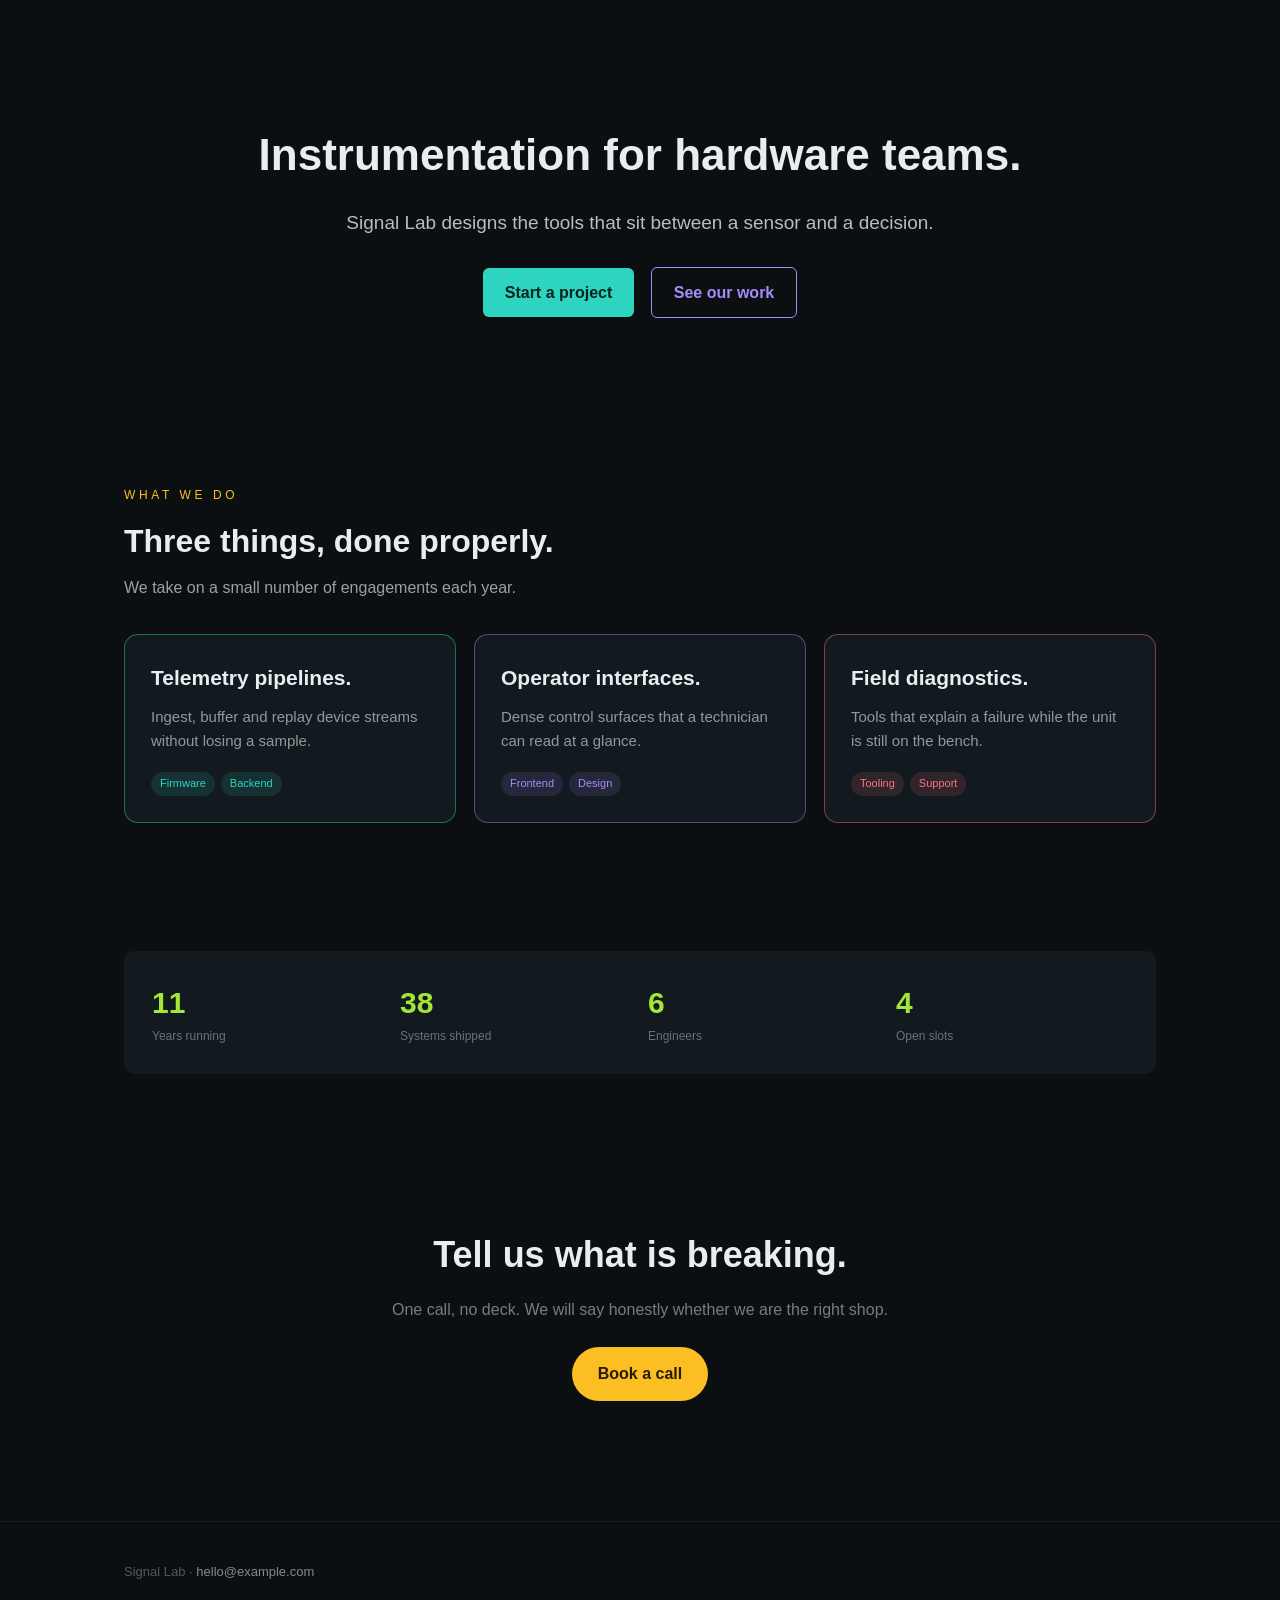
<file: example/fix-me/before.html>
<!doctype html>
<html lang="en">
<head>
<meta charset="utf-8">
<meta name="viewport" content="width=device-width, initial-scale=1">
<title>Signal Lab — before</title>
<style>
  /* A real-looking site that was never built on a system. Nothing here is
     stupid on its own; every decision was reasonable in isolation. Together
     they are what "unconsidered" looks like. */
  :root {
    --bg: #0b0f12;
    --panel: #121a1f;
    --teal: #2dd4bf; --violet: #a78bfa; --amber: #fbbf24;
    --rose: #fb7185; --lime: #a3e635;
  }
  * { box-sizing: border-box; }
  body { margin: 0; background: var(--bg); color: #e8edf0;
         font: 400 16px/1.6 "Helvetica Neue", Helvetica, Arial, sans-serif; }
  .wrap { max-width: 1080px; margin-inline: auto; padding-inline: 24px; }

  .hero { padding: 120px 0 96px; text-align: center; }
  .hero h1 { font-size: 44px; font-weight: 700; margin: 0 0 18px; }
  .hero p  { font-size: 19px; color: rgba(255,255,255,0.72); margin: 0 0 28px; }
  .cta a { display: inline-block; padding: 12px 22px; margin: 0 6px;
           border-radius: 6px; text-decoration: none; font-weight: 700;
           transition: all 320ms ease; }
  .cta .primary   { background: var(--teal); color: #06231f; }
  .cta .secondary { border: 1px solid var(--violet); color: var(--violet); }

  .services { padding: 72px 0; }
  .services h2 { font-size: 32px; font-weight: 700; margin: 0 0 8px; }
  .services .eyebrow { color: var(--amber); font-size: 12px; letter-spacing: 0.3em;
                       text-transform: uppercase; margin: 0 0 10px; }
  .services .lede { color: rgba(255,255,255,0.6); margin: 0 0 34px; }
  .grid { display: grid; gap: 18px; grid-template-columns: repeat(3, 1fr); }
  .card { background: var(--panel); border-radius: 14px; padding: 26px;
          border: 1px solid rgba(255,255,255,0.08); transition: all 240ms ease; }
  .card:nth-child(1) { border-color: rgba(45,212,191,0.45); }
  .card:nth-child(2) { border-color: rgba(167,139,250,0.45); }
  .card:nth-child(3) { border-color: rgba(251,113,133,0.45); }
  .card h3 { font-size: 21px; font-weight: 700; margin: 0 0 10px; }
  .card p  { color: rgba(255,255,255,0.55); font-size: 15px; margin: 0 0 16px; }
  .tag { display: inline-block; font-size: 11px; padding: 3px 9px; border-radius: 22px;
         margin-right: 6px; transition: all 500ms ease; }
  .card:nth-child(1) .tag { background: rgba(45,212,191,0.12);  color: var(--teal); }
  .card:nth-child(2) .tag { background: rgba(167,139,250,0.12); color: var(--violet); }
  .card:nth-child(3) .tag { background: rgba(251,113,133,0.12); color: var(--rose); }

  .stats { padding: 56px 0; }
  .stats .row { display: grid; grid-template-columns: repeat(4, 1fr); gap: 16px;
                background: var(--panel); border-radius: 10px; padding: 28px; }
  .stats .n { font-size: 30px; font-weight: 700; color: var(--lime); }
  .stats .l { font-size: 12px; color: rgba(255,255,255,0.38); }

  .closing { padding: 96px 0 120px; text-align: center; }
  .closing h2 { font-size: 36px; font-weight: 700; margin: 0 0 14px; }
  .closing p { color: rgba(255,255,255,0.45); margin: 0 0 24px; }
  .closing a { display: inline-block; padding: 14px 26px; border-radius: 999px;
               background: var(--amber); color: #2a1c00; text-decoration: none;
               font-weight: 700; transition: all 700ms ease; }

  footer { padding: 40px 0; border-top: 1px solid rgba(255,255,255,0.06);
           color: rgba(255,255,255,0.3); font-size: 13px; }
  footer a { color: rgba(255,255,255,0.5); text-decoration: none; transition: all 180ms ease; }
</style>
</head>
<body>
<main>
  <section class="hero"><div class="wrap">
    <h1>Instrumentation for hardware teams.</h1>
    <p>Signal Lab designs the tools that sit between a sensor and a decision.</p>
    <div class="cta">
      <a class="primary" href="#">Start a project</a>
      <a class="secondary" href="#">See our work</a>
    </div>
  </div></section>

  <section class="services"><div class="wrap">
    <p class="eyebrow">What we do</p>
    <h2>Three things, done properly.</h2>
    <p class="lede">We take on a small number of engagements each year.</p>
    <div class="grid">
      <div class="card">
        <h3>Telemetry pipelines.</h3>
        <p>Ingest, buffer and replay device streams without losing a sample.</p>
        <span class="tag">Firmware</span><span class="tag">Backend</span>
      </div>
      <div class="card">
        <h3>Operator interfaces.</h3>
        <p>Dense control surfaces that a technician can read at a glance.</p>
        <span class="tag">Frontend</span><span class="tag">Design</span>
      </div>
      <div class="card">
        <h3>Field diagnostics.</h3>
        <p>Tools that explain a failure while the unit is still on the bench.</p>
        <span class="tag">Tooling</span><span class="tag">Support</span>
      </div>
    </div>
  </div></section>

  <section class="stats"><div class="wrap"><div class="row">
    <div><div class="n">11</div><div class="l">Years running</div></div>
    <div><div class="n">38</div><div class="l">Systems shipped</div></div>
    <div><div class="n">6</div><div class="l">Engineers</div></div>
    <div><div class="n">4</div><div class="l">Open slots</div></div>
  </div></div></section>

  <section class="closing"><div class="wrap">
    <h2>Tell us what is breaking.</h2>
    <p>One call, no deck. We will say honestly whether we are the right shop.</p>
    <a href="#">Book a call</a>
  </div></section>
</main>
<footer><div class="wrap">Signal Lab · <a href="#">hello@example.com</a></div></footer>
</body>
</html>
</file>
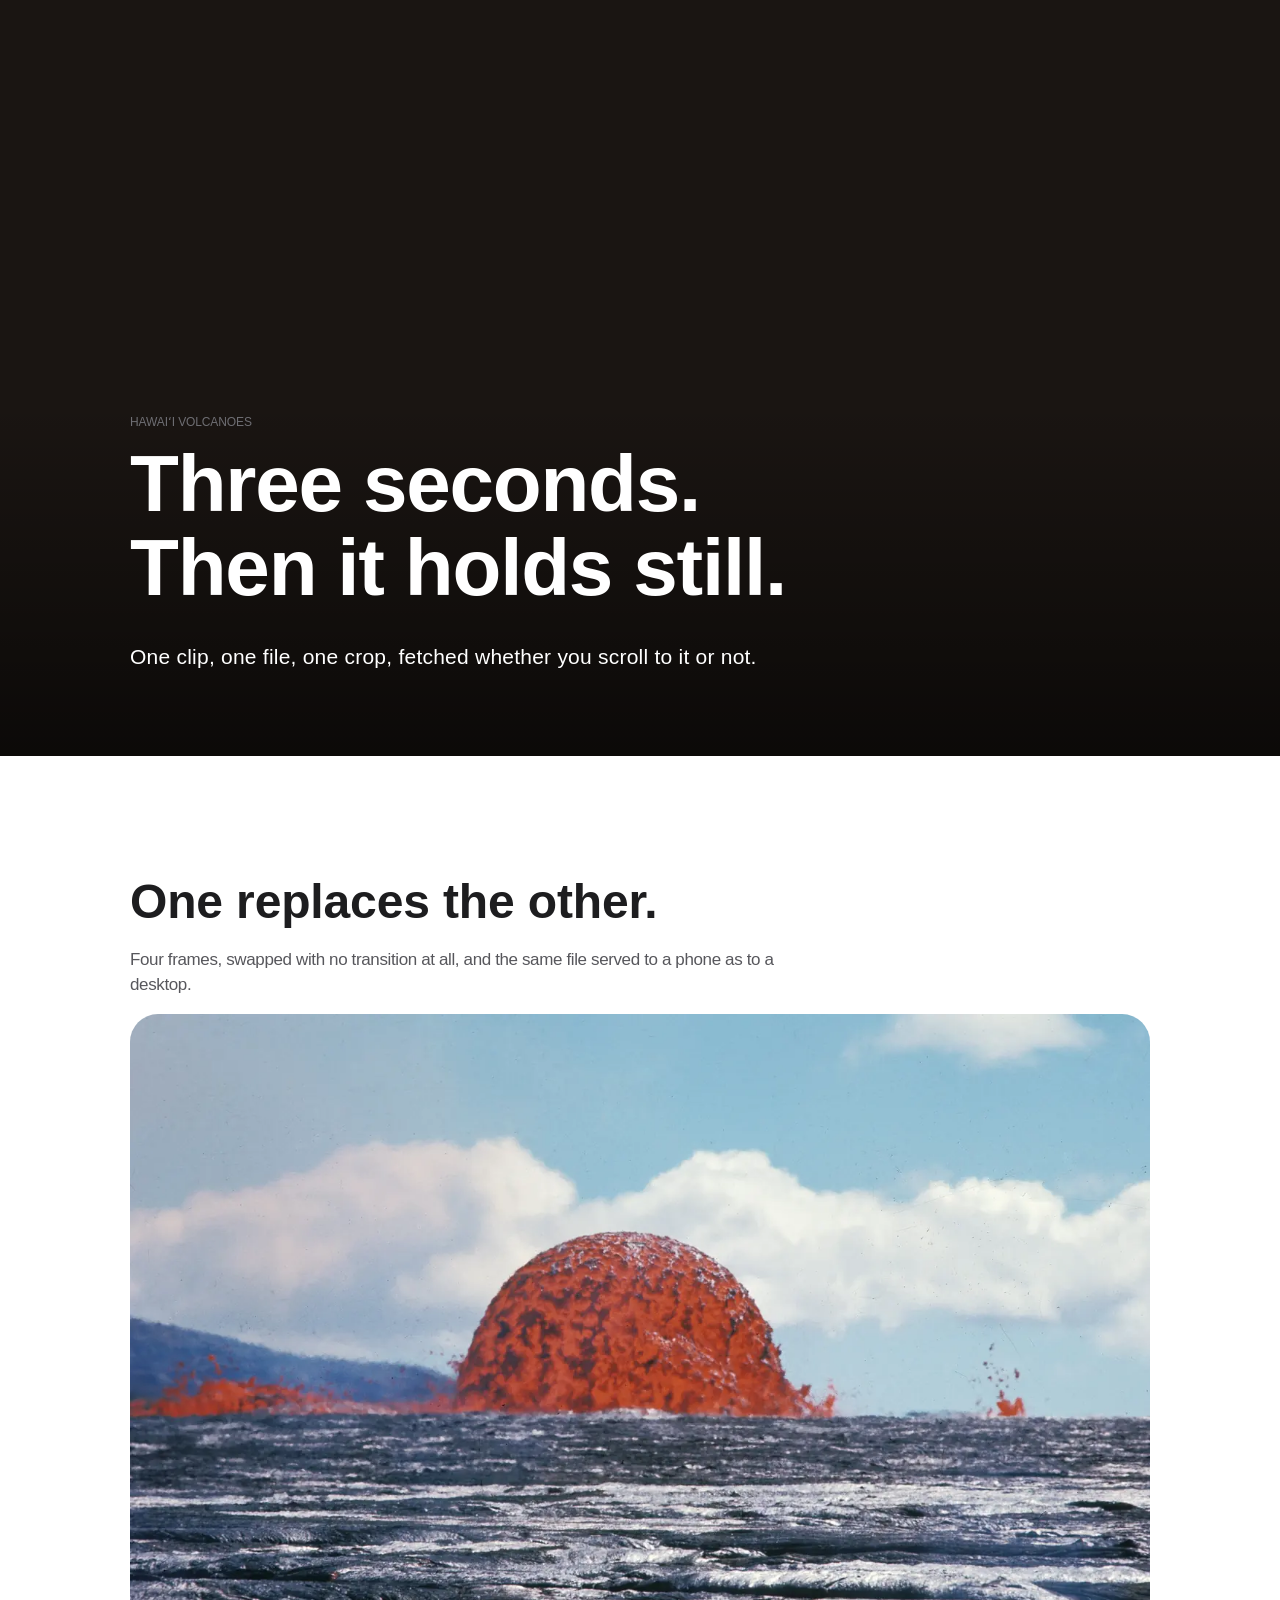
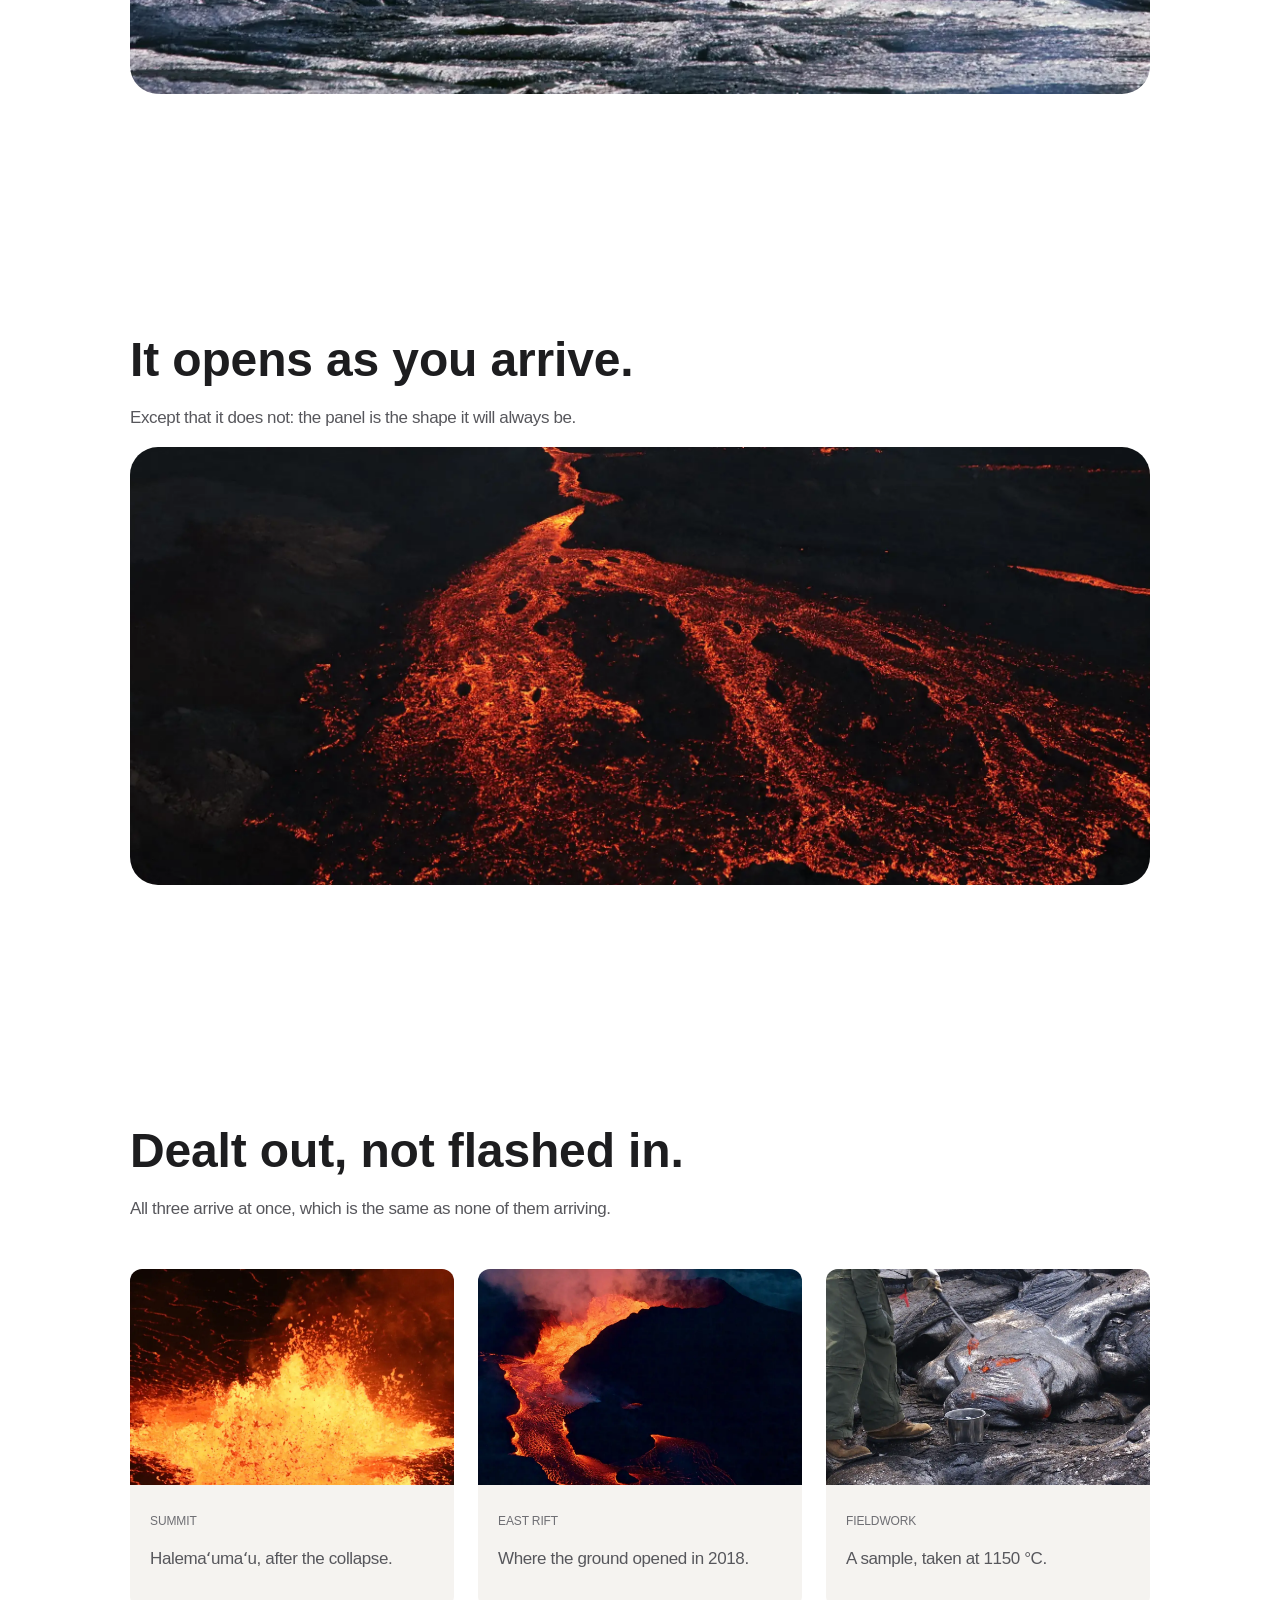
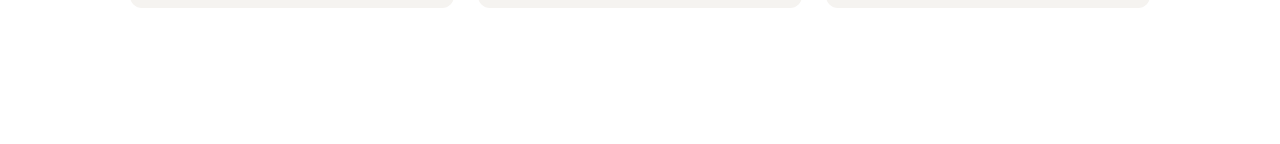
<file: example/motion/flat.html>
<!doctype html>
<html lang="en"><head><meta charset="utf-8">
<meta name="viewport" content="width=device-width, initial-scale=1">
<title>Kilauea &middot; the same page, done wrong</title>
<!--
  Deliberately wrong. Same photographs, same copy, same tokens as index.html —
  every mistake in the table at the end of references/media.md, and nothing
  else. The audit's media checks exist to catch exactly this, and
  test/media.mjs asserts that it does.

    · a bare <video>: no still underneath, so a failed load is an empty box
    · autoplay loop with no muted and no playsinline — a phone refuses it
    · preload="auto": every byte fetched at page load, nothing lazy
    · no accessible name anywhere near it
    · one render served to every width, and object-fit: contain, so it is
      letterboxed in its own slot as well
    · no prefers-reduced-motion rule in the stylesheet at all
-->
<style>
:root {
  --ink:#1d1d1f; --ink-secondary:#57575c; --ink-muted:#6e6e73;
  --surface:#ffffff; --surface-alt:#f5f3f0; --hairline:#e6e2dc;
  --accent:#9c4a1a;
  --radius-card:28px; --radius-tile:12px;
  --ease-standard:cubic-bezier(.4,0,.6,1); --ease-out-soft:cubic-bezier(0,0,.5,1);
  --t-hero-size:80px;  --t-hero-line:1.05; --t-hero-track:-0.015em;
  --t-head-size:48px;  --t-head-line:1.0834933333; --t-head-track:-0.003em;
  --t-intro-size:21px; --t-intro-line:1.381002381;  --t-intro-track:0.011em;
  --t-body-size:17px;  --t-body-line:1.4705882353;  --t-body-track:-0.022em;
  --t-cap-size:12px;   --t-cap-line:1.3333733333;   --t-cap-track:-0.01em;
}
*{box-sizing:border-box}
body{margin:0;background:var(--surface);color:var(--ink);
  font-family:-apple-system,BlinkMacSystemFont,"Segoe UI",Roboto,sans-serif}
.col{max-width:1068px;margin:0 auto;padding-inline:24px}
section{padding-block:120px}
h1,h2{margin:0 0 .4em;font-weight:600}
h1{font-size:var(--t-hero-size);line-height:var(--t-hero-line);letter-spacing:var(--t-hero-track)}
h2{font-size:var(--t-head-size);line-height:var(--t-head-line);letter-spacing:var(--t-head-track)}
p{font-size:var(--t-body-size);line-height:var(--t-body-line);letter-spacing:var(--t-body-track);
  color:var(--ink-secondary);max-width:40em}
.intro{font-size:var(--t-intro-size);line-height:var(--t-intro-line);letter-spacing:var(--t-intro-track)}
.cap{font-size:var(--t-cap-size);line-height:var(--t-cap-line);letter-spacing:var(--t-cap-track);
  color:var(--ink-muted);text-transform:uppercase}
.hero{position:relative;color:#fff;background:#1a1512;overflow:hidden}
.hero video{display:block;width:100%;height:min(84vh,760px);object-fit:contain}
.hero .copy{position:absolute;inset:auto 0 0 0;padding:0 0 64px;
  background:linear-gradient(transparent,rgba(0,0,0,.55))}
.hero h1,.hero .intro{color:#fff}
.band img{display:block;width:100%;aspect-ratio:21/9;object-fit:cover;
  border-radius:var(--radius-card)}
.frames img{display:block;width:100%;aspect-ratio:3/2;object-fit:cover;
  border-radius:var(--radius-card)}
.grid{display:grid;gap:24px;grid-template-columns:repeat(auto-fit,minmax(240px,1fr));
  margin-top:48px;padding:0;list-style:none}
.grid li{border-radius:var(--radius-tile);overflow:hidden;background:var(--surface-alt)}
.grid img{display:block;width:100%;aspect-ratio:3/2;object-fit:cover}
.grid figcaption{padding:16px 20px 20px}
.grid li{transition:transform 250ms var(--ease-standard)}
.grid li:hover{transform:translateY(-4px)}
@media (max-width:734px){
  :root{--t-hero-size:40px;--t-head-size:32px;--t-intro-size:19px}
  section{padding-block:80px}
}
</style>
</head>
<body>

<header class="hero">
  <video src="../media/summit/large.mp4" autoplay loop preload="auto"></video>
  <div class="copy"><div class="col">
    <p class="cap">Hawai&#699;i Volcanoes</p>
    <h1>Three seconds.<br>Then it holds still.</h1>
    <p class="intro">One clip, one file, one crop, fetched whether you scroll
      to it or not.</p>
  </div></div>
</header>

<section class="col">
  <h2>One replaces the other.</h2>
  <p>Four frames, swapped with no transition at all, and the same file served to
    a phone as to a desktop.</p>
  <div class="frames"><img src="../media/slide-fountain.webp" alt="A lava fountain breaking the surface of the crater floor"></div>
</section>

<section>
  <div class="col"><h2>It opens as you arrive.</h2>
    <p>Except that it does not: the panel is the shape it will always be.</p></div>
  <div class="band col"><img src="../media/band-2400.webp" alt="The caldera rim at dawn, steam along its length"></div>
</section>

<section class="col">
  <h2>Dealt out, not flashed in.</h2>
  <p>All three arrive at once, which is the same as none of them arriving.</p>
  <ul class="grid">
    <li><figure style="margin:0">
      <img src="../media/card-summit.webp" alt="The summit caldera from the north rim">
      <figcaption><p class="cap">Summit</p><p>Halema&#699;uma&#699;u, after the collapse.</p></figcaption></figure></li>
    <li><figure style="margin:0">
      <img src="../media/card-rift.webp" alt="The east rift zone cutting through forest">
      <figcaption><p class="cap">East rift</p><p>Where the ground opened in 2018.</p></figcaption></figure></li>
    <li><figure style="margin:0">
      <img src="../media/card-sample.webp" alt="A geologist taking a molten sample from a flow">
      <figcaption><p class="cap">Fieldwork</p><p>A sample, taken at 1150&nbsp;&deg;C.</p></figcaption></figure></li>
  </ul>
</section>

</body></html>
</file>
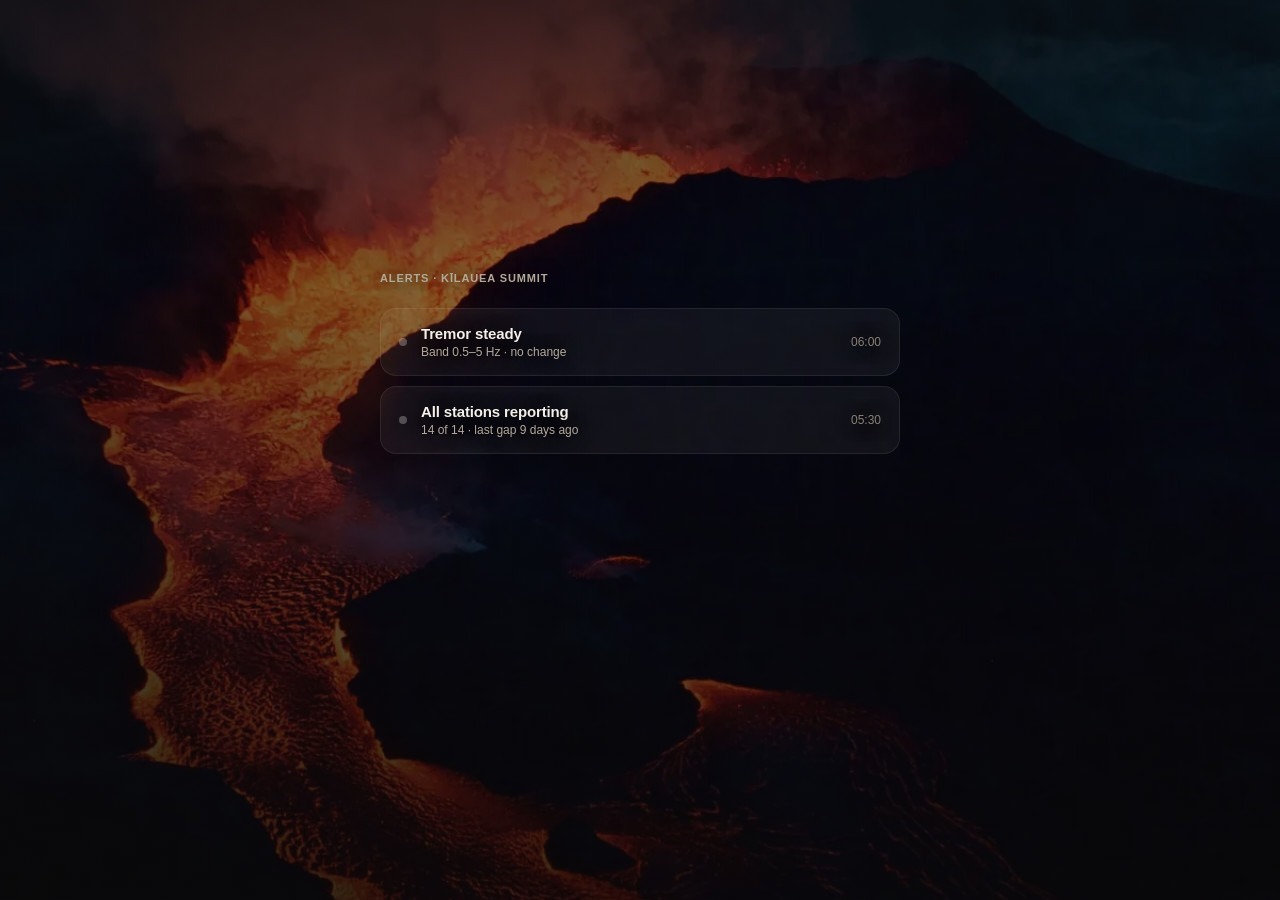
<file: example/scenes/alert.html>
<!doctype html>
<html lang="en">
<head>
<meta charset="utf-8">
<title>Ridge — alert arriving</title>
<link rel="stylesheet" href="scene.css">
<style>
  body { align-content: center; justify-items: center; padding: 5%; }
  .stack { width: min(92%, 520px); }
  .list { display: grid; gap: 10px; }
  .card {
    display: grid; grid-template-columns: auto 1fr auto; align-items: center;
    gap: 14px; padding: 16px 18px; border-radius: 16px;
    background: color-mix(in srgb, var(--ink) 5%, transparent);
    border: 1px solid color-mix(in srgb, var(--ink) 8%, transparent);
  }
  .card .dot { width: 8px; height: 8px; border-radius: 980px;
               background: color-mix(in srgb, var(--ink) 28%, transparent); }
  .card.hot { background: color-mix(in srgb, var(--accent) 12%, transparent);
              border-color: color-mix(in srgb, var(--accent) 38%, transparent); }
  .card.hot .dot { background: var(--accent); }
  .title, .sub { display: block; }
  .title { font-size: 15px; font-weight: 600; letter-spacing: -0.01em; }
  .sub   { font-size: 12px; color: var(--ink-secondary); margin-top: 3px; }
  .time  { font-size: 12px; color: var(--ink-muted); font-variant-numeric: tabular-nums; }
  .sent  { margin-top: 14px; font-size: 12px; color: var(--ink-secondary); text-align: center; }
  .pulse { position: absolute; width: 8px; height: 8px; border-radius: 980px;
           border: 1px solid var(--accent); }
  .slot  { position: relative; }
  @media (max-aspect-ratio: 1/1) {
    .stack { width: 100%; }
    .card { padding: 14px; gap: 10px; }
    .title { font-size: 14px; }
  }
</style>
</head>
<body>
  <div class="bed"><img src="../media/card-rift.webp" alt=""></div>
  <div class="stack">
    <div class="label" style="margin-bottom: 14px">Alerts &middot; Kīlauea summit</div>
    <div class="list" id="list">
      <div class="slot" id="slot">
        <div class="card hot" id="new">
          <span class="dot"></span>
          <span><span class="title">Inflation rate above threshold</span>
                <span class="sub">Uwēkahuna &middot; +2.41 &micro;rad in 40 min</span></span>
          <span class="time">06:41</span>
        </div>
        <span class="pulse" id="pulse"></span>
      </div>
      <div class="card"><span class="dot"></span>
        <span><span class="title">Tremor steady</span>
              <span class="sub">Band 0.5–5 Hz &middot; no change</span></span>
        <span class="time">06:00</span></div>
      <div class="card"><span class="dot"></span>
        <span><span class="title">All stations reporting</span>
              <span class="sub">14 of 14 &middot; last gap 9 days ago</span></span>
        <span class="time">05:30</span></div>
    </div>
    <div class="sent" id="sent">Sent to 4 recipients &middot; 19 minutes before the vent opened</div>
  </div>

<script>
const slot = document.getElementById("slot"), card = document.getElementById("new");
const pulse = document.getElementById("pulse"), sent = document.getElementById("sent");
const clamp01 = (x) => Math.min(1, Math.max(0, x));
const easeOut = (x) => 1 - Math.pow(1 - x, 3);

const stack = document.querySelector(".stack");
let h = 0;
function layout() {
  h = card.offsetHeight + 10;               // card plus the grid gap
  // Reserve the open height up front. Without this the whole block is
  // re-centred on every frame as the row opens, so the clip reads as the page
  // jittering rather than one row making room.
  stack.style.minHeight = "";
  stack.style.minHeight = (stack.offsetHeight + h) + "px";
  const d = card.querySelector(".dot").getBoundingClientRect();
  const s = slot.getBoundingClientRect();
  pulse.style.left = (d.left - s.left) + "px";
  pulse.style.top  = (d.top  - s.top)  + "px";
}

// The alert does not slide in from off-frame: the row opens and the card
// settles into the space it made. A card flying in from the edge is a toy;
// the list making room is the interface telling you something arrived.
window.setFrame = function (t) {
  const open = easeOut(clamp01((t - 0.12) / 0.38));
  slot.style.height = (h * open - 10 * open) + "px";
  slot.style.marginBottom = open < 1 ? "0px" : "";
  card.style.opacity = clamp01((open - 0.25) / 0.5).toFixed(3);
  card.style.transform = `translateY(${(-8 * (1 - open)).toFixed(2)}px)`;

  // one ring, once, on the thing that changed — not a loop of pulses
  const p = clamp01((t - 0.52) / 0.3);
  pulse.style.opacity = (0.9 * (1 - p)).toFixed(3);
  pulse.style.transform = `scale(${(1 + p * 4.5).toFixed(3)})`;

  sent.style.opacity = clamp01((t - 0.72) / 0.2).toFixed(3);
};

layout();
slot.style.overflow = "hidden";
addEventListener("resize", () => { layout(); window.setFrame(0); });
window.setFrame(0);
</script>
</body>
</html>
</file>
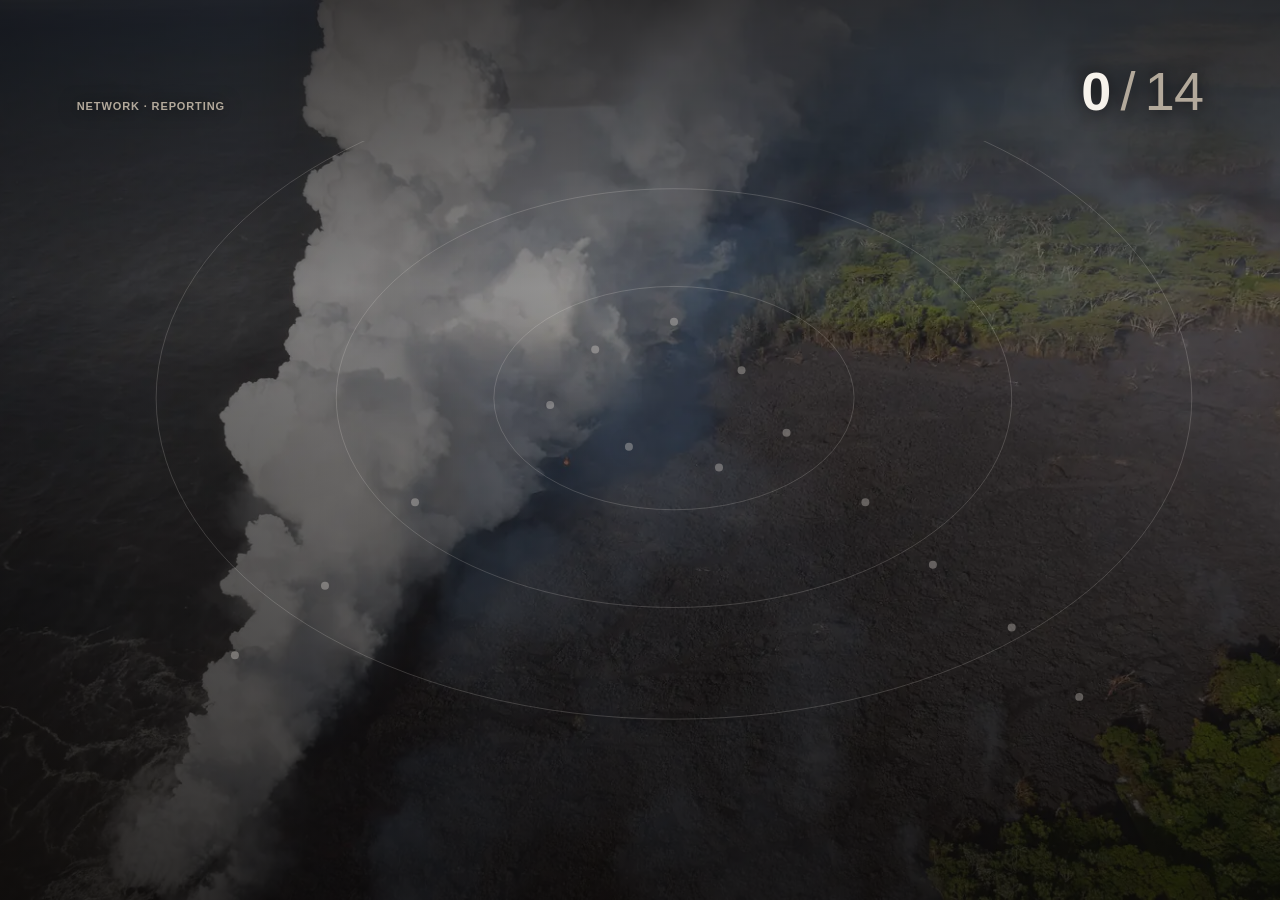
<file: example/scenes/network.html>
<!doctype html>
<html lang="en">
<head>
<meta charset="utf-8">
<title>Ridge — the network reporting</title>
<link rel="stylesheet" href="scene.css">
<style>
  body { align-content: stretch; padding: 5% 6%; grid-template-rows: auto 1fr; gap: 3%; }
  .head { display: flex; align-items: baseline; justify-content: space-between; gap: 1em; }
  .count { font-size: clamp(26px, 4.4vw, 54px); font-weight: 600; line-height: 1;
           letter-spacing: -0.015em; }
  .of { color: var(--ink-secondary); font-weight: 400; }
  .map { position: relative; min-height: 0; }
  svg { display: block; width: 100%; height: 100%; }
  .ring  { fill: none; stroke: var(--accent); stroke-width: 1.5;
           filter: drop-shadow(0 0 8px rgb(10 8 7 / 0.9)); }
  .site  { fill: color-mix(in srgb, var(--ink) 30%, transparent);
           filter: drop-shadow(0 0 8px rgb(10 8 7 / 0.9)); }
  .site.on { fill: var(--accent); }
  @media (max-aspect-ratio: 1/1) {
    .head { display: block; }
    .head > span { display: block; }
    .count { font-size: 34px; margin-top: 0.25em; }
  }
</style>
</head>
<body>
  <div class="bed"><img src="../media/slide-sea.webp" alt=""></div>
  <div class="head">
    <span class="label">Network &middot; reporting</span>
    <span class="count readout"><span id="n">0</span><span class="of">&thinsp;/&thinsp;14</span></span>
  </div>
  <div class="map" id="map"><svg id="svg" aria-hidden="true"></svg></div>

<script>
// Fourteen stations, placed by hand in a 0-1 box so the layout is the same at
// every crop: the caldera rim, the rift running south-west, two coastal pairs.
const SITES = [
  [0.46,0.30],[0.53,0.26],[0.59,0.33],[0.63,0.42],[0.57,0.47],[0.49,0.44],[0.42,0.38],
  [0.70,0.52],[0.76,0.61],[0.83,0.70],[0.89,0.80],
  [0.30,0.52],[0.22,0.64],[0.14,0.74],
];
const ORIGIN = [0.53, 0.37];           // the summit: the sweep starts there
const SQUASH = 0.62;        // the contours are this much flatter than wide
const svg = document.getElementById("svg"), map = document.getElementById("map");
let placed = [], ring, rmax = 1;

function layout() {
  const w = map.clientWidth, h = map.clientHeight;
  svg.setAttribute("viewBox", `0 0 ${w} ${h}`);
  const px = ([x, y]) => [x * w, y * h];
  const [ox, oy] = px(ORIGIN);
  let out = "";
  // three faint contours, so the dots sit on terrain rather than on nothing
  for (const r of [0.16, 0.30, 0.46]) {
    out += `<ellipse class="hair" fill="none" cx="${ox}" cy="${oy}" rx="${r * w}" ry="${r * w * SQUASH}"></ellipse>`;
  }
  out += `<ellipse id="sweep" class="ring" cx="${ox}" cy="${oy}" rx="0" ry="0"></ellipse>`;
  // The sweep is the same ellipse as the contours, so it reads as the terrain
  // being covered rather than a circle drawn over a map. Distance is measured
  // in that ellipse's own metric: a station is reached when the contour
  // passing through it has been crossed.
  placed = SITES.map(px).map(([x, y], i) =>
    ({ x, y, d: Math.hypot(x - ox, (y - oy) / SQUASH), i }));
  // overshoot, so even the farthest station finishes its settle inside the clip
  rmax = Math.max(...placed.map((p) => p.d)) * 1.10;
  out += placed.map((p) => `<circle class="site" cx="${p.x}" cy="${p.y}" r="4"></circle>`).join("");
  svg.innerHTML = out;
  ring = document.getElementById("sweep");
}

const easeOut = (x) => 1 - Math.pow(1 - x, 3);
const clamp01 = (x) => Math.min(1, Math.max(0, x));

window.setFrame = function (t) {
  // a quadratic, not a cubic: a cubic has covered nine stations in the first
  // half second and the rest of the clip is a held frame
  const x = clamp01(t / 0.88), p = 1 - (1 - x) * (1 - x);
  const r = p * rmax;
  ring.setAttribute("rx", r.toFixed(2));
  ring.setAttribute("ry", (r * SQUASH).toFixed(2));
  ring.style.opacity = (0.55 * (1 - clamp01((t - 0.70) / 0.25))).toFixed(3);
  let on = 0;
  svg.querySelectorAll(".site").forEach((el, i) => {
    const hit = placed[i].d <= r;
    el.classList.toggle("on", hit);
    // the dot grows for a moment as the sweep passes it, then settles
    const age = hit ? clamp01((r - placed[i].d) / (rmax * 0.07)) : 0;
    el.setAttribute("r", (4 + 2.5 * Math.sin(age * Math.PI)).toFixed(2));
    if (hit) on++;
  });
  document.getElementById("n").textContent = on;
};

layout();
addEventListener("resize", () => { layout(); window.setFrame(0); });
window.setFrame(0);
</script>
</body>
</html>
</file>
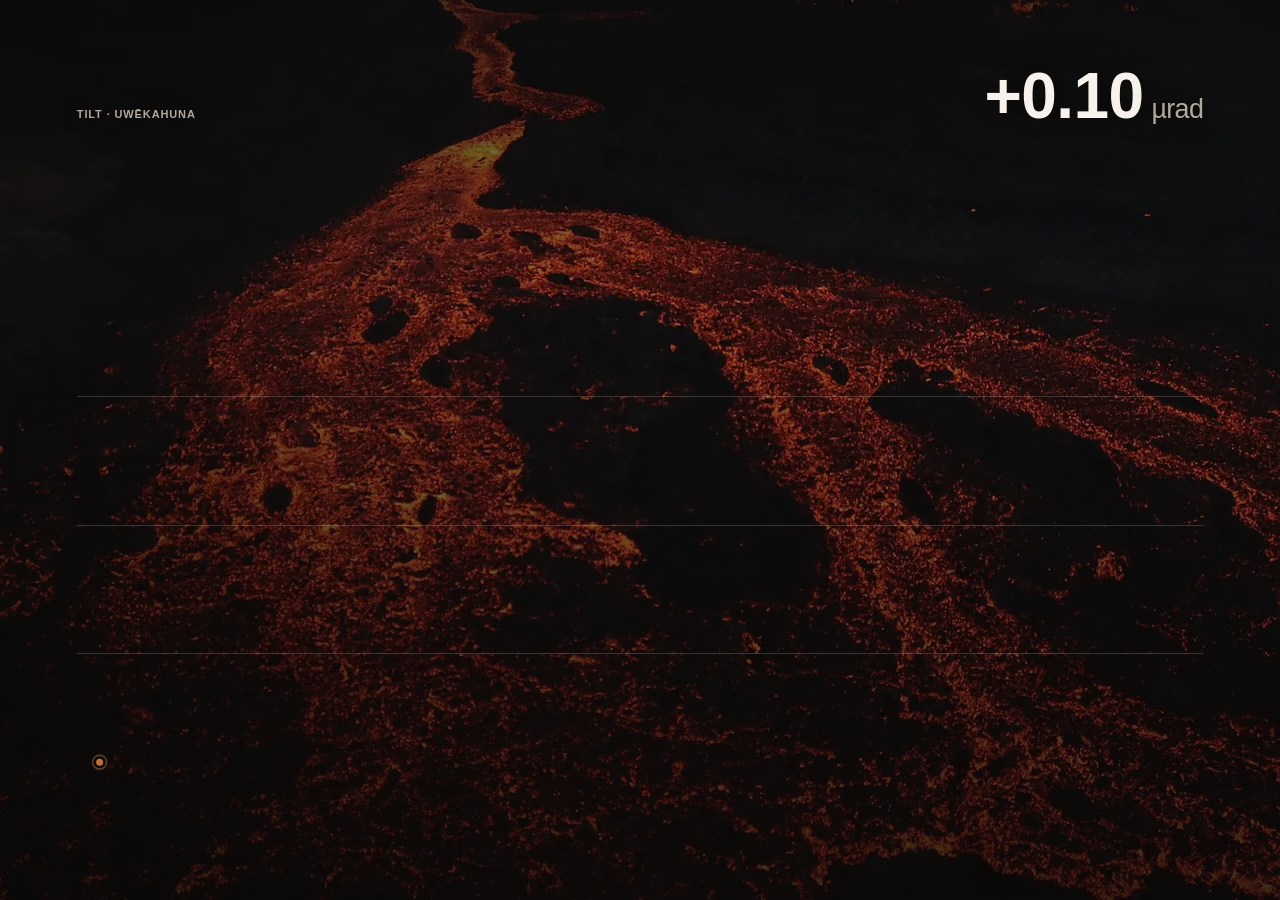
<file: example/scenes/tilt.html>
<!doctype html>
<html lang="en">
<head>
<meta charset="utf-8">
<title>Ridge — tilt readout</title>
<link rel="stylesheet" href="scene.css">
<style>
  body { align-content: stretch; padding: 5% 6%; grid-template-rows: auto 1fr; gap: 4%; }
  .head { display: flex; align-items: baseline; justify-content: space-between; gap: 1em; }
  .value { font-size: clamp(28px, 5vw, 64px); font-weight: 600; line-height: 1; }
  .unit  { font-size: 0.42em; font-weight: 400; color: var(--ink-secondary); margin-left: 0.3em; }
  .chart { position: relative; min-height: 0; }
  svg { display: block; width: 100%; height: 100%; overflow: visible; }
  .trace { fill: none; stroke: var(--accent); stroke-width: 2.5; stroke-linecap: round;
           filter: drop-shadow(0 0 10px rgb(10 8 7 / 0.9)); }
  .head-dot { fill: var(--accent); }
  .head-ring { fill: none; stroke: var(--accent); stroke-width: 1.5; }
  .pill {
    position: absolute; transform: translate(-50%, -100%);
    background: color-mix(in srgb, var(--surface) 82%, transparent);
    border: 1px solid color-mix(in srgb, var(--ink) 14%, transparent);
    border-radius: 8px; padding: 6px 10px; white-space: nowrap;
    font-size: 12px; line-height: 1.2; letter-spacing: -0.01em;
    font-variant-numeric: tabular-nums;
    backdrop-filter: blur(12px);
  }
  /* the portrait crop has no room for a wide header or a wide pill */
  @media (max-aspect-ratio: 1/1) {
    body { padding: 7% 7%; }
    .head { display: block; }
    .head > span { display: block; }
    .value { font-size: 40px; margin-top: 0.25em; }
    .pill { font-size: 11px; }
  }
</style>
</head>
<body>
  <div class="bed"><img src="../media/band-2400.webp" alt=""></div>
  <div class="head">
    <span class="label">Tilt &middot; Uwēkahuna</span>
    <span class="value readout"><span id="v">0.00</span><span class="unit">&micro;rad</span></span>
  </div>
  <div class="chart" id="chart">
    <svg id="svg" aria-hidden="true">
      <g id="grid"></g>
      <path id="trace" class="trace"></path>
      <circle id="ring" class="head-ring" r="7"></circle>
      <circle id="dot" class="head-dot" r="3.5"></circle>
    </svg>
    <div class="pill" id="pill"><strong id="pv">+2.41 &micro;rad</strong> &middot; 06:41</div>
  </div>

<script>
// The series is a fixed list, not a random walk, so every render of this scene
// produces byte-identical frames. 36 readings, the last six climbing: an
// inflation pulse, which is the thing the product claims to catch.
const S = [0.10,0.08,0.12,0.09,0.14,0.11,0.16,0.13,0.18,0.15,
           0.21,0.19,0.24,0.22,0.28,0.25,0.31,0.29,0.34,0.33,
           0.38,0.36,0.42,0.45,0.43,0.52,0.58,0.64,0.71,0.78,
           0.86,1.02,1.24,1.52,1.84,2.41];
const svg = document.getElementById("svg"), chart = document.getElementById("chart");
const trace = document.getElementById("trace"), dot = document.getElementById("dot");
const ring = document.getElementById("ring"), pill = document.getElementById("pill");
let pts = [], len = 0;

function layout() {
  const w = chart.clientWidth, h = chart.clientHeight;
  svg.setAttribute("viewBox", `0 0 ${w} ${h}`);
  // leave headroom at the top for the pill, and a floor so the trace does not
  // sit on the edge of the frame
  const top = h * 0.16, bot = h * 0.92, max = 2.6;
  // inset the x range so the trace starts and ends inside the frame rather
  // than being cut by it
  const x0 = w * 0.02, x1 = w * 0.96;
  pts = S.map((v, i) => [
    x0 + (i / (S.length - 1)) * (x1 - x0),
    bot - (v / max) * (bot - top),
  ]);
  const grid = document.getElementById("grid");
  grid.innerHTML = "";
  for (let i = 1; i <= 3; i++) {
    const y = Math.round(bot - (i / 4) * (bot - top)) + 0.5;
    grid.insertAdjacentHTML("beforeend",
      `<line class="hair" x1="0" y1="${y}" x2="${w}" y2="${y}"></line>`);
  }
  trace.setAttribute("d", pts.map((p, i) =>
    (i ? "L" : "M") + p[0].toFixed(2) + " " + p[1].toFixed(2)).join(" "));
  len = trace.getTotalLength();
  trace.style.strokeDasharray = len;
}

const easeOut = (x) => 1 - Math.pow(1 - x, 3);        // the draw
const clamp01 = (x) => Math.min(1, Math.max(0, x));

// t runs 0 -> 1 over the three seconds. The draw owns the first 72%; the rest
// is the readout settling and the pill arriving, so the clip ends on a held
// frame instead of mid-gesture — a loop that cuts mid-motion reads as a glitch.
window.setFrame = function (t) {
  const draw = easeOut(clamp01(t / 0.72));
  trace.style.strokeDashoffset = len * (1 - draw);
  const p = trace.getPointAtLength(len * draw);
  for (const el of [dot, ring]) { el.setAttribute("cx", p.x); el.setAttribute("cy", p.y); }
  ring.style.opacity = (0.5 * (1 - draw)).toFixed(3);

  // the number reads what the trace is showing, not a separate count-up
  const i = draw * (S.length - 1);
  const v = S[Math.floor(i)] + (S[Math.min(S.length - 1, Math.ceil(i))] - S[Math.floor(i)]) * (i % 1);
  document.getElementById("v").textContent = (v >= 0 ? "+" : "") + v.toFixed(2);

  const show = clamp01((t - 0.74) / 0.18);
  pill.style.opacity = show.toFixed(3);
  // the head reaches the right edge; the pill must not follow it off-frame
  const half = pill.offsetWidth / 2 + 8;
  pill.style.left = Math.min(chart.clientWidth - half, Math.max(half, p.x)) + "px";
  pill.style.top = (p.y - 18 + 10 * (1 - easeOut(show))) + "px";
};

layout();
addEventListener("resize", () => { layout(); window.setFrame(0); });
window.setFrame(0);
</script>
</body>
</html>
</file>
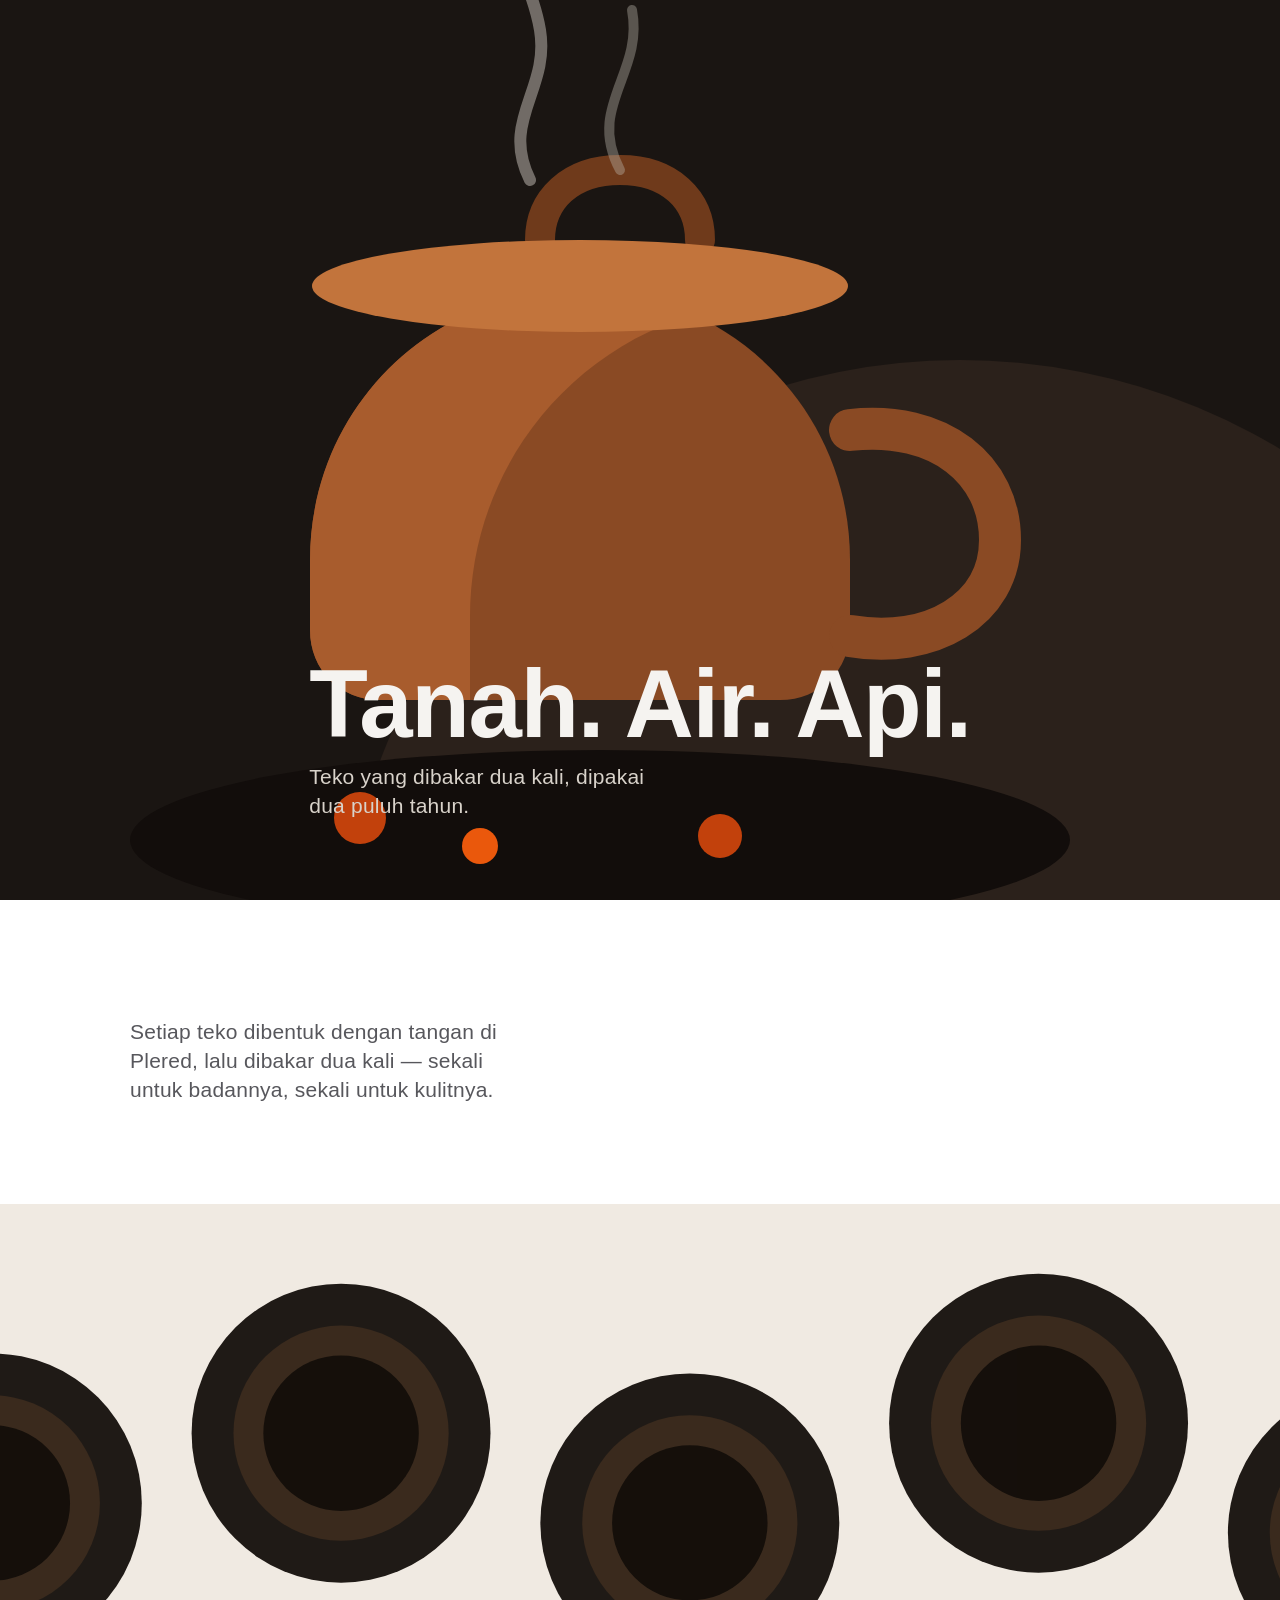
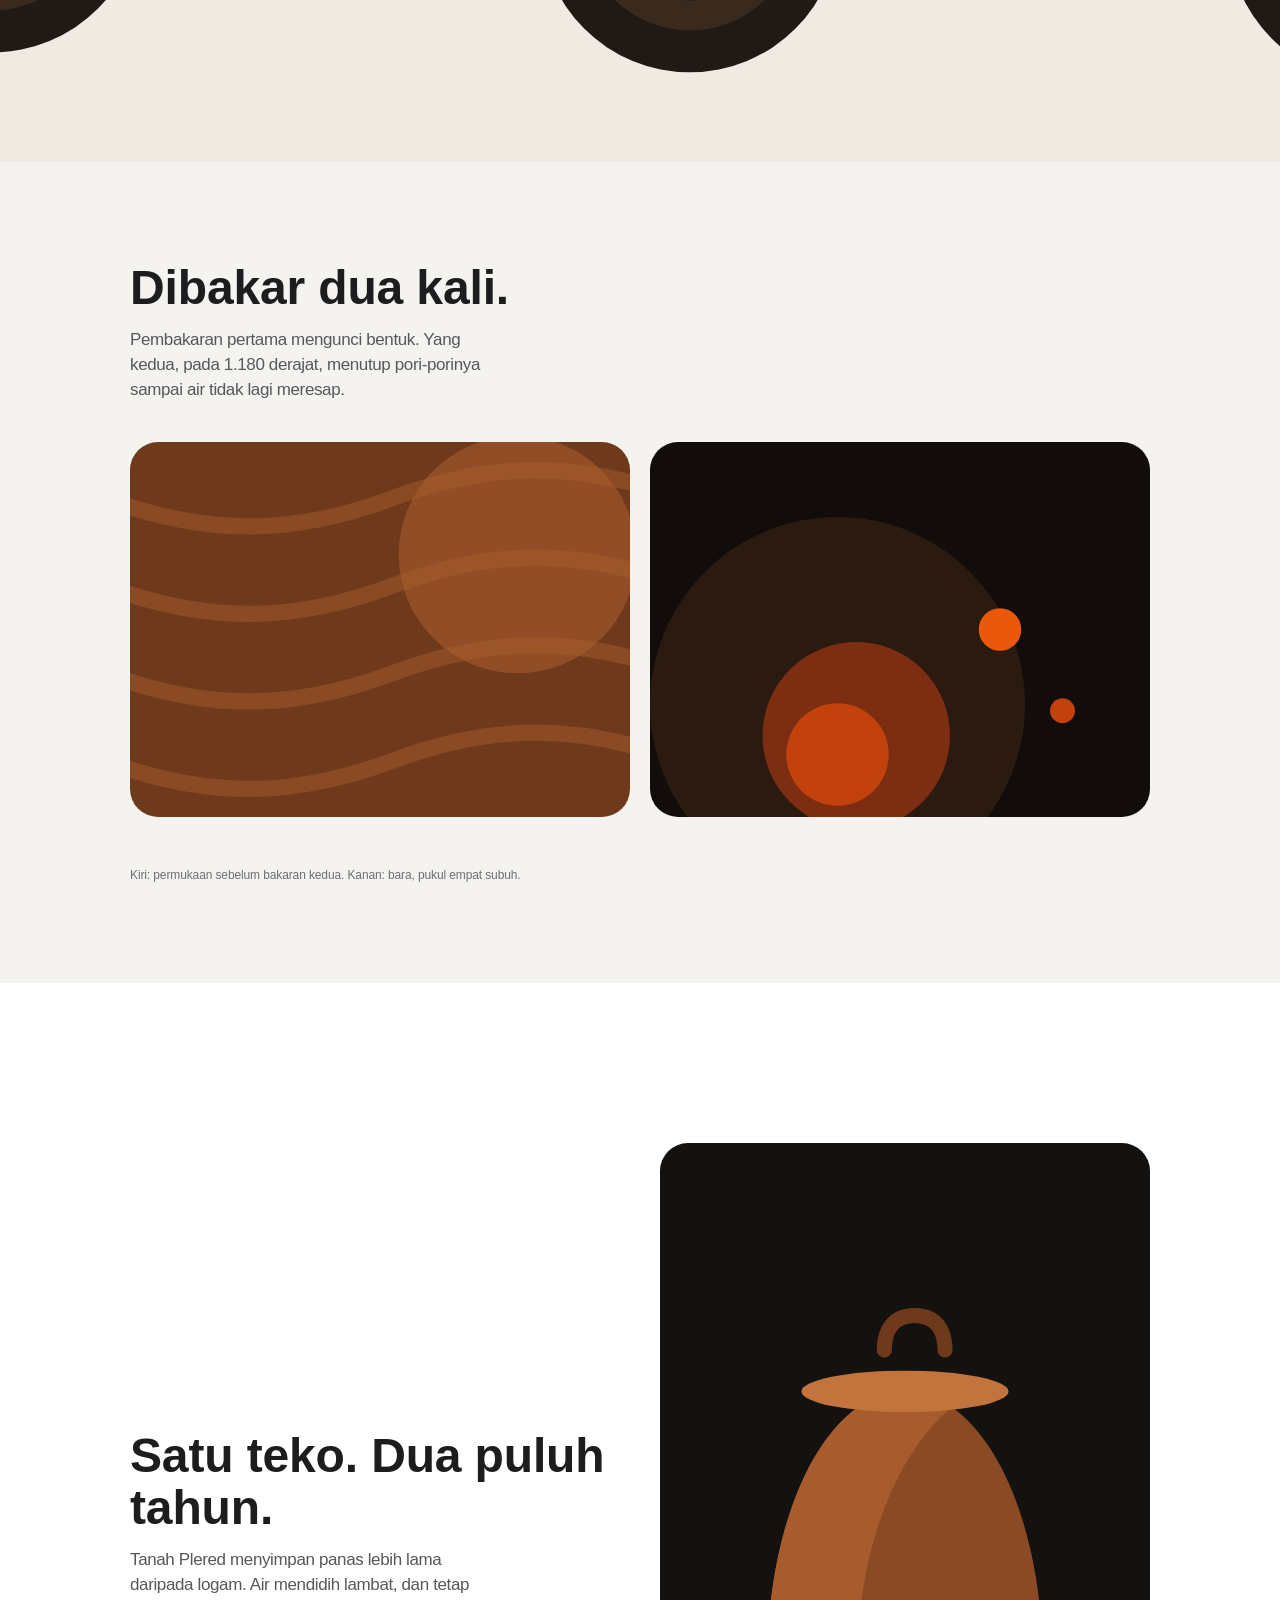
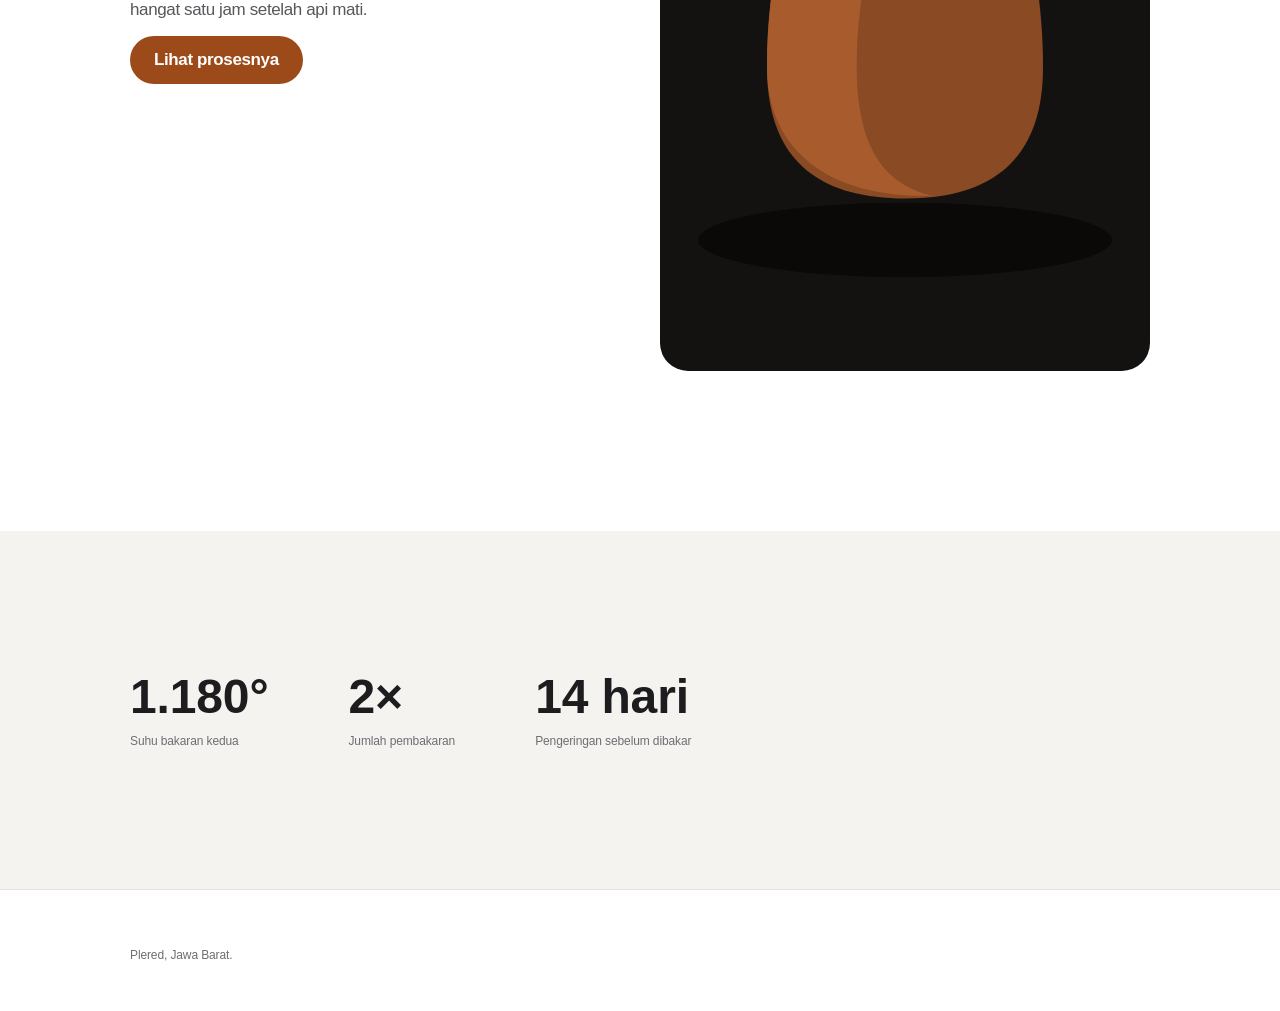
<file: example/soul/alive.html>
<!doctype html>
<html lang="id"><head><meta charset="utf-8">
<meta name="viewport" content="width=device-width, initial-scale=1">
<title>Teko &middot; alive</title>
<style>
:root {
  --ink:#1d1d1f; --ink-secondary:#57575c; --ink-muted:#6e6e73;
  --surface:#ffffff; --surface-alt:#f5f3f0; --hairline:#e6e2dc;
  --accent:#9c4a1a; --on-accent:#fff;
  --radius-pill:980px; --radius-card:28px; --radius-tile:12px;
  --ease-standard:cubic-bezier(.4,0,.6,1); --ease-out-soft:cubic-bezier(0,0,.5,1);
  
  --t-hero-size:96px;   --t-hero-line:1.0416666667; --t-hero-track:-0.015em;
  --t-head-size:48px;   --t-head-line:1.0834933333; --t-head-track:-0.003em;
  --t-intro-size:21px;  --t-intro-line:1.381002381; --t-intro-track:0.011em;
  --t-body-size:17px;   --t-body-line:1.4705882353; --t-body-track:-0.022em;
  --t-cap-size:12px;    --t-cap-line:1.3333733333;  --t-cap-track:-0.01em;

}
*{box-sizing:border-box}
body{margin:0;background:var(--surface);color:var(--ink);
  font-family:-apple-system,BlinkMacSystemFont,"Segoe UI",Roboto,sans-serif}
a{color:var(--accent);text-decoration:none}
:where(a,button):focus-visible{outline:2px solid var(--accent);outline-offset:2px}

.col{max-width:1068px;margin:0 auto;padding-inline:24px}
.hero{position:relative;min-height:100vh;display:flex;align-items:flex-end;
  padding-bottom:80px;overflow:hidden;background:#1a1512}
.hero .bed{position:absolute;inset:0}
.hero svg,.band svg,.crop svg,.tall svg{width:100%;height:100%;display:block}
.hero .col{position:relative}
h1{font-size:var(--t-hero-size);line-height:var(--t-hero-line);letter-spacing:var(--t-hero-track);
  font-weight:600;margin:0;color:#f5f3f0;max-width:14ch}
.hero p{font-size:var(--t-intro-size);line-height:var(--t-intro-line);letter-spacing:var(--t-intro-track);
  color:#d8d2ca;margin:0.4em 0 0;max-width:30ch}

h2{font-size:var(--t-head-size);line-height:var(--t-head-line);letter-spacing:var(--t-head-track);
  font-weight:600;margin:0}
.intro{font-size:var(--t-intro-size);line-height:var(--t-intro-line);letter-spacing:var(--t-intro-track);
  color:var(--ink-secondary);margin:0.8em 0 0;max-width:34ch}
p.body{font-size:var(--t-body-size);line-height:var(--t-body-line);letter-spacing:var(--t-body-track);
  color:var(--ink-secondary);margin:0.8em 0 0;max-width:38ch}
.cap{font-size:var(--t-cap-size);line-height:var(--t-cap-line);letter-spacing:var(--t-cap-track);
  color:var(--ink-muted);margin:0.8em 0 0}

.rest{padding-block:100px;background:var(--surface)}
.rest.alt{background:var(--surface-alt)}
.band{height:62vh;overflow:hidden;background:#f0eae2}
.crops{display:grid;grid-template-columns:1fr 1fr;gap:20px;padding-block:40px}
.crop{aspect-ratio:4/3;border-radius:var(--radius-card);overflow:hidden}
.split{display:grid;grid-template-columns:1fr 1fr;align-items:center;gap:40px;
  padding-block:60px}
.tall{height:92vh;border-radius:var(--radius-card);overflow:hidden}
.stats{display:flex;gap:80px;padding-block:40px;flex-wrap:wrap}
.stat b{display:block;font-size:var(--t-head-size);line-height:var(--t-head-line);
  letter-spacing:var(--t-head-track);font-weight:600}
.cta{display:inline-flex;align-items:center;height:48px;padding-inline:24px;
  border-radius:var(--radius-pill);background:var(--accent);color:var(--on-accent);
  font-size:var(--t-body-size);letter-spacing:var(--t-body-track);font-weight:600;
  margin-top:0.8em;transition:background 250ms var(--ease-standard)}
footer{padding-block:48px;border-top:1px solid var(--hairline)}
/* the headline is re-picked on phone, not scaled: 96px/-0.015em -> 40px/0em */
@media (max-width:734px){
  :root{
    --t-hero-size:40px; --t-hero-line:1.1; --t-hero-track:0em;
    --t-head-size:32px; --t-head-line:1.125; --t-head-track:0.004em;
  }
  .split,.crops{grid-template-columns:1fr}
  .stats{gap:32px}
  .rest{padding-block:60px}
}
@media (prefers-reduced-motion:reduce){*{transition-duration:1ms!important}}
</style></head><body>
<section class="hero">
  <div class="bed"><svg viewBox="0 0 1600 900" preserveAspectRatio="xMidYMid slice" role="img"
     aria-label="Teko tanah di atas bara, uap naik ke kiri">
  <rect width="1600" height="900" fill="#1a1512"/>
  <circle cx="1120" cy="980" r="620" fill="#2b211b"/>
  <path d="M470 560c0-150 120-270 270-270s270 120 270 270v70c0 40-30 70-70 70H540c-40 0-70-30-70-70z" fill="#8a4a24"/>
  <path d="M470 560c0-150 120-270 270-270 40 0 78 9 112 25-130 40-222 160-222 302v83H540c-40 0-70-30-70-70z" fill="#a85c2d"/>
  <path d="M1010 430c90-10 150 40 150 110s-70 110-150 96" fill="none" stroke="#8a4a24" stroke-width="42" stroke-linecap="round"/>
  <path d="M700 240c0-40 30-70 80-70s80 30 80 70" fill="none" stroke="#6f3a1b" stroke-width="30" stroke-linecap="round"/>
  <ellipse cx="740" cy="286" rx="268" ry="46" fill="#c2743c"/>
  <path d="M690 180c-30-60 20-90 10-150s-40-70-10-120" fill="none" stroke="#b9b3ab" stroke-width="12" stroke-linecap="round" opacity="0.55"/>
  <path d="M780 170c-34-64 24-96 12-160" fill="none" stroke="#b9b3ab" stroke-width="10" stroke-linecap="round" opacity="0.4"/>
  <ellipse cx="760" cy="840" rx="470" ry="90" fill="#120d0b"/>
  <circle cx="520" cy="818" r="26" fill="#c2410c"/>
  <circle cx="640" cy="846" r="18" fill="#ea580c"/>
  <circle cx="880" cy="836" r="22" fill="#c2410c"/>
</svg></div>
  <div class="col">
    <h1>Tanah. Air. Api.</h1>
    <p>Teko yang dibakar dua kali, dipakai dua puluh tahun.</p>
  </div>
</section>

<section class="rest"><div class="col">
  <p class="intro">Setiap teko dibentuk dengan tangan di Plered, lalu dibakar
  dua kali — sekali untuk badannya, sekali untuk kulitnya.</p>
</div></section>

<section class="band"><svg viewBox="0 0 1600 560" preserveAspectRatio="xMidYMid slice" role="img"
     aria-label="Lima cangkir dilihat dari atas di meja tanah">
  <rect width="1600" height="560" fill="#f0eae2"/>
  <g fill="#1f1a16">
    <circle cx="150" cy="300" r="150"/><circle cx="500" cy="230" r="150"/>
    <circle cx="850" cy="320" r="150"/><circle cx="1200" cy="220" r="150"/>
    <circle cx="1540" cy="330" r="150"/>
  </g>
  <g fill="#3a2a1d">
    <circle cx="150" cy="300" r="108"/><circle cx="500" cy="230" r="108"/>
    <circle cx="850" cy="320" r="108"/><circle cx="1200" cy="220" r="108"/>
    <circle cx="1540" cy="330" r="108"/>
  </g>
  <g fill="#0f0b08" opacity="0.85">
    <circle cx="150" cy="300" r="78"/><circle cx="500" cy="230" r="78"/>
    <circle cx="850" cy="320" r="78"/><circle cx="1200" cy="220" r="78"/>
    <circle cx="1540" cy="330" r="78"/>
  </g>
</svg></section>

<section class="rest alt"><div class="col">
  <h2>Dibakar dua kali.</h2>
  <p class="body">Pembakaran pertama mengunci bentuk. Yang kedua, pada 1.180
  derajat, menutup pori-porinya sampai air tidak lagi meresap.</p>
  <div class="crops">
    <div class="crop"><svg viewBox="0 0 800 600" preserveAspectRatio="xMidYMid slice" role="img"
     aria-label="Permukaan tanah teko dari dekat, jejak tangan pembuatnya">
  <rect width="800" height="600" fill="#6f3a1b"/>
  <g stroke="#8a4a24" stroke-width="26" fill="none" stroke-linecap="round">
    <path d="M-40 90c160 60 300 60 460 0s300-60 460 0"/>
    <path d="M-40 230c160 60 300 60 460 0s300-60 460 0"/>
    <path d="M-40 370c160 60 300 60 460 0s300-60 460 0"/>
    <path d="M-40 510c160 60 300 60 460 0s300-60 460 0"/>
  </g>
  <circle cx="620" cy="180" r="190" fill="#a85c2d" opacity="0.6"/>
</svg></div>
    <div class="crop"><svg viewBox="0 0 800 600" preserveAspectRatio="xMidYMid slice" role="img"
     aria-label="Bara di bawah teko, menjelang subuh">
  <rect width="800" height="600" fill="#120d0b"/>
  <circle cx="300" cy="420" r="300" fill="#2b1a10"/>
  <circle cx="330" cy="470" r="150" fill="#7c2d12"/>
  <circle cx="300" cy="500" r="82" fill="#c2410c"/>
  <circle cx="560" cy="300" r="34" fill="#ea580c"/>
  <circle cx="660" cy="430" r="20" fill="#c2410c"/>
</svg></div>
  </div>
  <p class="cap">Kiri: permukaan sebelum bakaran kedua. Kanan: bara, pukul empat subuh.</p>
</div></section>

<section class="rest"><div class="col split">
  <div>
    <h2>Satu teko. Dua puluh tahun.</h2>
    <p class="body">Tanah Plered menyimpan panas lebih lama daripada logam.
    Air mendidih lambat, dan tetap hangat satu jam setelah api mati.</p>
    <a class="cta" href="#">Lihat prosesnya</a>
  </div>
  <div class="tall"><svg viewBox="0 0 900 1200" preserveAspectRatio="xMidYMid slice" role="img"
     aria-label="Teko berdiri sendiri di cahaya samping">
  <rect width="900" height="1200" fill="#141210"/>
  <path d="M250 760c0-230 90-400 200-400s200 170 200 400c0 120-60 190-200 190s-200-70-200-190z" fill="#8a4a24"/>
  <path d="M250 760c0-230 90-400 200-400 24 0 47 8 68 23-86 70-138 220-138 377 0 110 36 170 110 186-150 4-240-66-240-186z" fill="#a85c2d"/>
  <ellipse cx="450" cy="360" rx="150" ry="30" fill="#c2743c"/>
  <path d="M420 300c0-30 14-50 44-50s44 20 44 50" fill="none" stroke="#6f3a1b" stroke-width="22" stroke-linecap="round"/>
  <ellipse cx="450" cy="1010" rx="300" ry="54" fill="#0b0908"/>
</svg></div>
</div></section>

<section class="rest alt"><div class="col">
  <div class="stats">
    <div class="stat"><b>1.180°</b><p class="cap">Suhu bakaran kedua</p></div>
    <div class="stat"><b>2×</b><p class="cap">Jumlah pembakaran</p></div>
    <div class="stat"><b>14 hari</b><p class="cap">Pengeringan sebelum dibakar</p></div>
  </div>
</div></section>

<footer><div class="col"><p class="cap">Plered, Jawa Barat.</p></div></footer>
</body></html>
</file>
<file: skills/apple-design/assets/apple-base.css>
/* Apple's design system — base tokens and primitives.
   Every number is measured from apple.com's shipped stylesheets.

   FOR A NEW PAGE ONLY. Do not drop this onto a site that already has a design:
   it carries a placeholder identity and would overwrite theirs. For an existing
   site, take the rhythm, type and motion blocks and leave the palette behind.

   The palette block below is a PLACEHOLDER. Replace all of it. The proportions,
   rhythm, tracking and motion are the system; the hex values are not. */

:root {
  /* type stacks — substitute your own optical-size pair */
  --font-display: "SF Pro Display", -apple-system, BlinkMacSystemFont, "Helvetica Neue", Helvetica, Arial, sans-serif;
  --font-text:    "SF Pro Text", -apple-system, BlinkMacSystemFont, "Helvetica Neue", Helvetica, Arial, sans-serif;

  /* ====== REPLACE THIS BLOCK WITH YOUR OWN COLOURS ======
     These are Apple's, kept only so a blank page renders. What transfers is
     the RELATIONSHIP, not the values:
       - three clearly separated ink steps (primary / supporting / metadata)
       - an alt surface that is a near neighbour of the base, barely a step
       - one accent, readable on the surface and against --on-accent
     Keep the names, change every value. */
  --ink: #1d1d1f;            /* primary text */
  --ink-secondary: #6e6e73;  /* supporting copy */
  --ink-muted: #86868b;      /* captions, metadata */
  --surface: #fff;           /* base background */
  --surface-alt: #f5f5f7;    /* alternating section background */
  --surface-inverse: #000;   /* full-bleed inverse section */
  --ink-inverse: #f5f5f7;    /* text on the inverse section */
  --accent: #0071e3;         /* the one action colour */
  --accent-hover: #0076df;
  --accent-active: #006edb;
  --on-accent: #fff;         /* text on an accent fill — flip to dark if your accent is light */
  --link: #06c;
  /* ====== end of replaceable block ====== */

  /* vertical rhythm, relative to the type it follows */
  --stacked-margin: 0.4em;
  --headline-plus-headline: 0.4em;
  --headline-plus-first: 0.8em;
  --paragraph-plus-element: 0.8em;
  --paragraph-plus-headline: 1.6em;

  --radius-pill: 980px;
  --radius-card: 28px;
  --radius-tile: 12px;

  --content-width: 1068px;
  --gutter: 22px;
  --section-padding: 100px;

  --ease-standard: cubic-bezier(0.4, 0, 0.6, 1);
  --ease-out-soft: cubic-bezier(0, 0, 0.5, 1);
  --ease-out-sharp: cubic-bezier(0, 0, 0.2, 1);
  --ease-overshoot: cubic-bezier(0.3, 2, 0.5, 1);
  --ease-dramatic: cubic-bezier(0.53, -0.01, 0.17, 1);
  /* the 2026 product pages' own curve: a long slow-out, only over 400ms+ */
  --ease-product: cubic-bezier(0.42, 0, 0.1, 1);

  /* reveal and media timing — all measured, see references/media.md */
  --staggered-delay: 0.15s;
  --staggered-opacity-duration: 0.9s;
  --staggered-translate-y: 30px;
  --staggered-translate-y-duration: 0.7s;
  --fade-out: 300ms; --fade-out-delay: 0ms;
  --fade-in: 600ms;  --fade-in-delay: 250ms;
}

/* Specificity matters here: these stay at plain :root so a page that defines
   its own palette after this file simply wins. An earlier version used
   :root:not([data-theme="light"]), which outranked every consumer's :root and
   quietly dragged Apple's greys back into their design. */
@media (prefers-color-scheme: dark) {
  :root {
    --ink: #f5f5f7;
    --ink-secondary: #a1a1a6;
    --ink-muted: #86868b;
    --surface: #000;
    --surface-alt: #1d1d1f;
    --surface-inverse: #f5f5f7;
    --ink-inverse: #1d1d1f;
  }
}
/* explicit overrides — these are meant to outrank the media query */
:root[data-theme="light"] {
  --ink: #1d1d1f; --ink-secondary: #6e6e73; --ink-muted: #86868b;
  --surface: #fff; --surface-alt: #f5f5f7;
  --surface-inverse: #000; --ink-inverse: #f5f5f7;
}
:root[data-theme="dark"] {
  --ink: #f5f5f7; --ink-secondary: #a1a1a6; --ink-muted: #86868b;
  --surface: #000; --surface-alt: #1d1d1f;
  --surface-inverse: #f5f5f7; --ink-inverse: #1d1d1f;
}

* { box-sizing: border-box; }

body {
  margin: 0;
  background: var(--surface);
  color: var(--ink);
  font: 400 17px/1.4705882353 var(--font-text);
  letter-spacing: -0.022em;
  -webkit-font-smoothing: antialiased;
}

/* ---- type scale ---- */
.t-headline-elevated { font: 600 64px/1.0625 var(--font-display); letter-spacing: -0.009em; }
.t-headline          { font: 600 40px/1.1    var(--font-display); letter-spacing: 0em; }
.t-eyebrow-super     { font: 600 32px/1.125  var(--font-display); letter-spacing: .004em; }
.t-label             { font: 600 24px/1.1666666667 var(--font-display); letter-spacing: .009em; }
.t-intro             { font: 400 21px/1.381002381  var(--font-display); letter-spacing: .011em; }
.t-body              { font: 400 17px/1.4705882353 var(--font-text); letter-spacing: -0.022em; }
.t-body-reduced      { font: 400 14px/1.4285914286 var(--font-text); letter-spacing: -0.016em; }
.t-caption           { font: 400 12px/1.3333733333 var(--font-text); letter-spacing: -0.01em; color: var(--ink-muted); }

/* sizes are re-picked on phone, never scaled — tracking follows the new size */
@media (max-width: 734px) {
  .t-headline-elevated { font-size: 40px; letter-spacing: 0em; }
  .t-headline          { font-size: 32px; letter-spacing: .004em; }
  .t-eyebrow-super     { font-size: 24px; letter-spacing: .009em; }
  .t-intro             { font-size: 17px; letter-spacing: -0.022em; font-family: var(--font-text); }
  .t-label             { font-size: 21px; letter-spacing: .011em; }
}

/* ---- rhythm ---- */
.t-headline + *, .t-headline-elevated + * { margin-top: var(--headline-plus-first); }
.t-eyebrow-super + .t-headline, .t-eyebrow-super + .t-headline-elevated { margin-top: var(--headline-plus-headline); }
.t-body + *, .t-intro + * { margin-top: var(--paragraph-plus-element); }
.t-body + .t-headline, .t-intro + .t-headline { margin-top: var(--paragraph-plus-headline); }

/* ---- layout ---- */
.section { padding: var(--section-padding) var(--gutter); background: var(--surface); }
.section--alt  { background: var(--surface-alt); }
.section--dark { background: var(--surface-inverse); color: var(--ink-inverse); }
.section--dark .t-body, .section--dark .t-intro { color: var(--ink-muted); }
@media (max-width: 734px) { .section { --section-padding: 60px; } }

.section-content {
  width: 100%; max-width: var(--content-width);
  margin-inline: auto;
  display: flex; flex-direction: column; align-items: center; text-align: center;
}
@media (max-width: 1068px) { .section-content { max-width: 734px; } }

/* ---- buttons ---- */
.button {
  display: inline-block;
  font: 400 17px/1.1764805882 var(--font-text);
  letter-spacing: -0.022em;
  padding: 12px 22px;
  min-width: 70px;
  border: 1px solid transparent;
  border-radius: var(--radius-pill);
  background: var(--accent);
  color: var(--on-accent);
  text-align: center;
  text-decoration: none;
  cursor: pointer;
  transition: background 100ms var(--ease-standard);
}
.button:hover  { background: var(--accent-hover); }
.button:active { background: var(--accent-active); }
.button--secondary { background: transparent; border-color: var(--accent); color: var(--accent); }
.button--secondary:hover { background: color-mix(in srgb, var(--accent) 6%, transparent); }
.cta-row { display: flex; gap: 18px; flex-wrap: wrap; justify-content: center; }

/* ---- reveal ----
   The hidden state is added by JS (see references/motion.md) so the page is
   fully readable when script does not run. Durations and the 30px rise are the
   shipped StaggeredFadeIn values: the fade outlasts the move, so an element has
   arrived in place while it is still settling in opacity. */
.reveal--initial { opacity: 0; transform: translateY(var(--staggered-translate-y)); }
.reveal--active  {
  opacity: 1; transform: none;
  transition: opacity var(--staggered-opacity-duration) var(--ease-out-soft),
              transform var(--staggered-translate-y-duration) var(--ease-out-soft);
}
/* 150ms per item for content. A six-item row at 60ms reads as one block
   flashing in; at 150ms you see the items dealt out. */
.stagger-item { transition-delay: calc(min(var(--i, 0), 6) * var(--staggered-delay)); }
/* ...and the faster step for a small UI list, where the whole sequence has to
   finish inside one interaction */
.stagger-item--ui { transition-delay: calc(min(var(--i, 0), 6) * 60ms); }

/* ---- moving pictures (see references/media.md) ----
   Apple's own class names for this stack are .video-element-stack and
   .positioned-media-element; these are the same contract under shorter names.
   Every layer sits in one grid cell, so the box keeps its height before the
   video exists and the still underneath is never a placeholder — it is what
   ships when the clip is slow, blocked, or unwanted. */
/* the bed shows for the frame or two between the still and the clip's first
   painted frame — unset it and that handover flashes. A dark band overrides
   --media-bed; see references/dark.md. */
.media-stack { display: grid; isolation: isolate; background: var(--media-bed, var(--surface)); }
/* object-fit goes on the layer AND on anything inside it: a <video> is a layer
   itself, while an <img> sits inside a <picture> layer. Miss either and a clip
   whose aspect does not match its slot sits in bars. */
.media-layer { grid-area: 1 / 1; width: 100%; height: 100%; object-fit: cover; }
.media-layer :where(img, video) { display: block; width: 100%; height: 100%; object-fit: cover; }
.media-still { z-index: 1; }
.media-clip  { z-index: 2; opacity: 0; transition: opacity 400ms var(--ease-out-soft); }
.media-clip--ready { opacity: 1; }

/* The clip is an enhancement over the photograph, so it leaves entirely when
   script is off or motion is unwelcome. A paused first frame is not the
   fallback; the still is. */
html.no-js .media-clip,
html.reduced-motion .media-clip { display: none; }

/* Which still. The start frame is the one under the clip: anything else and
   the handover snaps. But a clip whose point is its END state — a reading
   drawn, a count filled, an alert landed — has a frame 0 that shows nothing
   happening, and that is the frame reduced motion and no-JS would otherwise
   be left with, under a headline claiming it did. So a stack may carry both,
   and the fallback swaps which one is in the layout. The hidden one keeps
   loading="lazy", so it is never fetched: a lazy image with no layout box is
   not loaded. */
.media-still--end { display: none; }
html.no-js .media-still--start,
html.reduced-motion .media-still--start { display: none; }
html.no-js .media-still--end,
html.reduced-motion .media-still--end { display: block; }

/* ---- crossfade between two stills ----
   Out fast, in slow, with a hold between them. Symmetric timing produces a
   muddy double exposure at the midpoint; this reads as one image replacing
   another. transition-behavior lets the outgoing frame leave the layout
   instead of sitting invisible and eating clicks. */
.frame {
  grid-area: 1 / 1; opacity: 1;
  transition: opacity var(--fade-out) ease-in-out var(--fade-out-delay),
              display var(--fade-in) ease-in-out var(--fade-in-delay);
  transition-behavior: allow-discrete;
}
.frame[hidden] { display: none; opacity: 0; }
.frame[data-current] {
  opacity: 1;
  transition: opacity var(--fade-in) ease-in-out var(--fade-in-delay);
  transition-behavior: allow-discrete;   /* the shorthand above resets it */
}

/* ---- a panel that opens from card to full bleed ----
   One scalar, 0 to 1, drives the side inset and the corner radius together.
   Set it to a flat 1 to switch the effect off; there is no second rule to keep
   in sync. */
.open-panel {
  --open: 0;
  clip-path: inset(0 calc((1 - var(--open)) * 6.25vw)
             round calc((1 - var(--open)) * var(--radius-card)));
}
@media (prefers-reduced-motion: reduce) { .open-panel { --open: 1; } }

/* ---- scroll-linked sections (see references/motion.md) ----
   Pure sticky + a spacer: nothing runs per scroll event. Gated behind the
   enhance-xp class so that without JS, or on a viewport too short or too tall
   for the effect, the section is an ordinary stacked block. */
:root { --enhanced-media-query: "(min-height: 500px) and (max-height: 1500px)"; }
@media (max-width: 734px) {
  :root { --enhanced-media-query: "(min-height: 415px) and (max-height: 850px)"; }
}
html.enhance-xp .sticky-container { min-height: var(--scroll-duration, 250vh); }
html.enhance-xp .sticky-content   { position: sticky; top: 0; min-height: 100vh;
                                    display: flex; flex-direction: column; justify-content: center; }
/* a layer that drifts slower than the page: 1 - 0.65 = 35% of page speed */
html.enhance-xp .sticky-content--slow { margin-top: calc(var(--scroll-duration, 250vh) * -0.65); }

@media (prefers-reduced-motion: reduce) {
  *, *::before, *::after {
    animation-duration: 1ms !important;
    animation-iteration-count: 1 !important;
    transition-duration: 1ms !important;
    scroll-behavior: auto !important;
  }
}
</file>
<file: example/scenes/scene.css>
/* Shared bed for every generated scene. A scene is rendered at the three
   measured crops (0.88 portrait, 1.62, 2.06) by tools/render-clip.mjs, so it
   lays itself out for the slot rather than being letterboxed into it.

   Two rules the clips depend on:
     - nothing animates by itself. No @keyframes, no transition, no rAF. The
       renderer calls setFrame(t) and captures. A transition would smear
       across captures and a keyframe would depend on wall-clock time.
     - the bed is the page's own --surface-alt, so the handover from still to
       clip to surface has no seam. references/dark.md. */
:root {
  --ink:           #f7f3ec;
  --ink-secondary: #b3a99b;
  --ink-muted:     #8a8075;
  --surface:       #0a0807;
  --surface-alt:   #121010;
  --accent:        #c2703a;
  --font: "SF Pro Display", -apple-system, "Helvetica Neue", Helvetica, Arial, sans-serif;
}
* { margin: 0; padding: 0; box-sizing: border-box; }
html, body { width: 100%; height: 100%; overflow: hidden; }
body {
  background: var(--surface-alt);
  color: var(--ink);
  font-family: var(--font);
  -webkit-font-smoothing: antialiased;
  display: grid;
}
/* no element in a scene may animate on its own */
*, *::before, *::after { animation: none !important; transition: none !important; }

.readout { font-variant-numeric: tabular-nums; letter-spacing: -0.01em; }
/* every piece of type in a scene may end up over a photograph */
.readout, .label, .title, .sub, .time, .sent, .of { text-shadow: 0 1px 18px rgb(10 8 7 / 0.85); }
.label {
  font-size: 11px; line-height: 1; font-weight: 600;
  letter-spacing: 0.08em; text-transform: uppercase; color: var(--ink-muted);
}
.hair { stroke: color-mix(in srgb, var(--ink) 10%, transparent); stroke-width: 1; }

/* --- the bed -------------------------------------------------------------
   A rendered scene does not have to sit on a flat surface, and on a page made
   of photographs it should not: data floating on near-black next to a
   photograph reads as two different pages interleaved. The scene loads the
   page's own picture, scrims it, and draws on top. The photograph is static
   and the data moves, which is also why these clips cost almost nothing — one
   keyframe, then P-frames that only carry the part that changed. */
.bed { position: fixed; inset: 0; z-index: 0; }
.bed img { width: 100%; height: 100%; object-fit: cover; display: block; }
/* The scrim has to let the photograph through. A wash heavy enough to make
   11px type effortless turns the picture back into the flat black box this
   was meant to get rid of — so the wash stays light and the type carries its
   own shadow instead. Contrast is bought per element, not per section. */
.bed::after {
  content: ""; position: absolute; inset: 0;
  background:
    linear-gradient(180deg, rgb(10 8 7 / 0.74) 0%, rgb(10 8 7 / 0.42) 32%, rgb(10 8 7 / 0.80) 100%),
    linear-gradient(90deg, rgb(10 8 7 / 0.34) 0%, rgb(10 8 7 / 0) 50%);
}
body > :not(.bed) { position: relative; z-index: 1; }
/* over a photograph the hairline has to be lighter to survive the texture */
.bed ~ * .hair, .bed ~ .hair { stroke: color-mix(in srgb, var(--ink) 18%, transparent); }
.bed ~ * .label, .bed ~ .label { color: var(--ink-secondary); }
</file>
